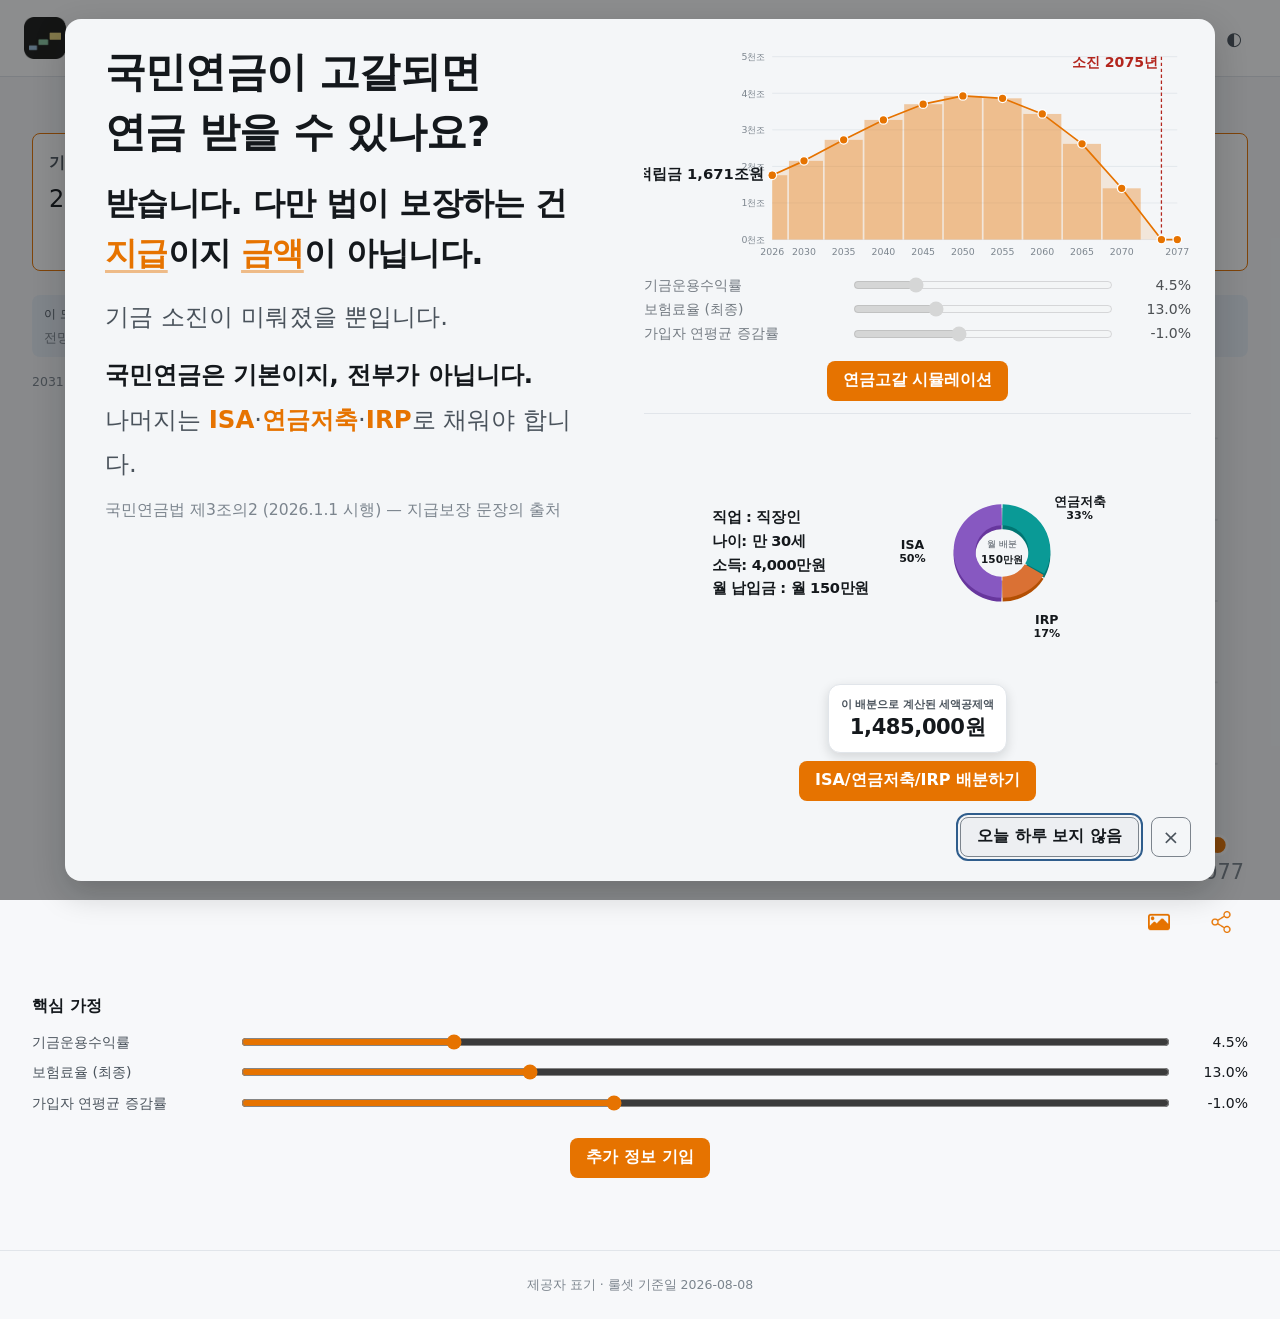
<file: src/web/index.html>
<!doctype html>
<html lang="ko">
<head>
  <meta charset="utf-8" />
  <meta name="viewport" content="width=device-width, initial-scale=1" />
  <title>절세계좌 계산기</title>
  <meta name="description" content="ISA·IRP·연금저축에 월 납입 여력을 어떻게 나눌지 브라우저 안에서 계산합니다. 입력값은 서버로 전송되지 않습니다." />
  <!-- Google Search Console 소유권 확인 (소유자 발급, 2026-08-18). 공개되는 값이라 비밀이 아니다. -->
  <meta name="google-site-verification" content="awEyar43Z5ClZHmGhIsxER21AYQvNLZ_QZ8KQ0EwgG8" />
  <meta name="google-site-verification" content="CJX74aIlkMTio1_vp_p-Z25h4DGVj3xwH2TX-Cv7Ak8" />
  <link rel="stylesheet" href="./styles.css" />
  <!--
    깜빡임(FOUC) 규약 — design-system 5.30절.

    저장된 테마는 **첫 페인트 이전에** 적용되어야 한다. 렌더 후에 JS로 바꾸면
    어두운 화면을 기대한 사용자에게 흰 화면이 한 프레임 번쩍인다. 그래서 동기
    스크립트이고 `<head>`에 있으며, **이 한 가지만 한다** — 키 하나를 읽어 루트에
    표시를 찍을 뿐, 아무것도 쓰지 않는다(D23 제약 2: 사용자가 누르기 전에는
    저장이 일어나지 않는다). 값 셋 중 `system`은 표시를 찍지 않는 상태다.
  -->
  <script>
    try {
      var t = localStorage.getItem('theme');
      if (t === 'light' || t === 'dark') document.documentElement.setAttribute('data-theme', t);
    } catch (e) {
      /* 저장소가 막힌 환경 — 운영체제 설정을 따른다 */
    }
  </script>
</head>
<body>
  <div id="app"></div>
  <script type="module" src="./main.js"></script>
</body>
</html>
</file>
<file: src/web/styles.css>
/* 디자인 토큰 — docs/stage-2-design/design-system.md 를 그대로 옮긴다.
   hex 값은 설계 문서가 "참조값"이라 명시한 임시값이다(브랜드 확정 전).
   **단, data 계열은 임시값이 아니다** — 3.5.4절의 팔레트 검증기 출력이 근거이고
   바꾸려면 같은 검증기를 다시 돌려야 한다(design-system open_questions).

   ────────────────────────────────────────────────────────────────────────────
   선언 순서가 계약이다 (design-system 8.2절). 규칙 넷:

   1) **모든 색은 맨바닥 `:root`에 값을 하나씩 갖는다.** 미디어 쿼리나
      `[data-theme]` 안에만 존재하는 색이 있으면, 두 조건 중 어느 것도 참이 아닌
      실행 환경에서 그 토큰이 비어 글자가 반대쪽 배경에 얹힌다.
      → `styles-tokens.test.mjs`가 기계로 검사한다.
   2) 다크 블록은 **바뀌는 토큰만** 다시 선언한다(간격·반경은 다시 적지 않는다).
   3) `color-scheme`을 함께 바꾼다 — 스크롤바·기본 폼 컨트롤·`::selection`.
   4) 미디어 블록의 선택자는 `:root:where(:not([data-theme="light"]))`다.
      `:not(...)`이 없으면 **명시적 라이트가 OS 다크를 못 이기고**, `:where()`가
      없으면 (0,2,0)끼리 부딪혀 승부가 **선언 순서**에 걸린다.
   ──────────────────────────────────────────────────────────────────────────── */
:root {
  color-scheme: light;

  /* 2026-08-10 재개정 — 소유자 지시로 표면·강조색의 초록을 걷어내고 초록 도입
     직전 값으로 되돌린다. **되돌리는 것은 색조뿐이다** — 같은 회차에 들어갔던
     결함 수정(D23 경계 대비, 카드 그림자, 트랙 대비, 도넛 번호 배지)은 색이
     아니라 위계·대비 문제였으므로 그대로 남긴다. 계좌 색 셋(`--data-pension`
     ·`--data-irp`·`--data-isa`와 각 `-side`)은 소유자가 유지를 지시해 손대지
     않았다. `--brand-band`는 오직 "표면에 초록을 더 놓는다"는 목적으로 신설된
     토큰이라 색조 복귀 대상이고, 값을 되돌리는 것을 넘어 그 쓰임(헤더·구획
     띠·빈 상태 워시)까지 걷어냈다 — 남겨 두면 강조색만 파랑으로 돌아가고
     대역만 초록으로 남는 뒤섞인 상태가 된다. */
  --surface-base: #f7f8fa;
  --surface-raised: #ffffff;
  --surface-sunken: #edeff2;
  /* 2026-08-11 재수정 — 색조 복귀(위 주석)가 `surface-raised`·`surface-overlay`를
     둘 다 `#ffffff`로 되돌렸는데, **되돌리기 전에는 이 둘이 이미 서로 다른
     값이었다**(초록 팔레트에서 raised `#F0FDF4` vs overlay `#F7FEFA`, design-
     system 5.31.2절이 인용한 검증기 출력). 복귀가 "색조만 되돌린다"고 적었지만
     실제로는 두 표면을 같은 흰색으로 뭉갰다 — 관리자가 라이트 모드 스크린샷에서
     `AccountBenefitStrip` 박스의 바닥이 카드와 구분되지 않는다고 잡은 결함이
     이것이다. `surface-sunken`(#EDEFF2)은 대안이 아니다 — 라이트 IRP(#DA7134)가
     이 표면 대비 2.85:1로 3:1 미달이다(design-system 5.31.2절이 이미 기각).
     팔레트 검증기(`validate_palette.js`)가 저장소에 없어(찾아지지 않음) 같은
     WCAG 상대휘도 산식(`styles-tokens.test.mjs`의 `contrast()`와 동일)으로
     직접 재계산했다 — 카드(#FFFFFF) 대비 구분 가능한 옅은 회색조 중 계좌 색
     셋이 전부 3:1을 넘는 가장 짙은 값을 찾았다:
       #F4F6F8 — 연금저축 3.19 · IRP 3.03 · ISA 4.62 · 미배분 5.81 (모두 ≥3)
       카드(#FFFFFF) 대비 1.083(대체로 미묘하지만 0이 아니다 — 아래 1px
       `border-subtle` 테두리와 함께 육안으로 구분된다, 브라우저 실측으로 확인).
     `styles-tokens.test.mjs`의 "[light] 값을 나르는 색은 마크 표면 대비 3:1"
     검사가 이 값을 그대로 대조한다 — 값을 다시 바꾸면 그 검사가 잡는다. */
  --surface-overlay: #f4f6f8;
  --surface-scrim: rgba(16, 18, 20, 0.48);
  --border-subtle: #e1e5ea;
  /* D23 — 입력 필드의 경계는 **뜻을 나르는 경계**다(WCAG 1.4.11, 비텍스트 3:1).
     이 값은 초록이 들어오기 전부터 이미 이 요건을 만족했다 — sunken 대비 3.29
     / raised 대비 3.79. 색조를 되돌려도 표면이 같은 계열로 돌아가므로 그대로
     유지된다. */
  --border-strong: #7c848d;

  --text-primary: #14181c;
  --text-secondary: #4a535c;
  --text-muted: #7c858e;
  --text-on-accent: #ffffff;
  --text-link: #1f5c99;

  --accent: #2f5d8c;
  --accent-hover: #27506f;
  --accent-pressed: #1f4159;
  --accent-subtle: #e8eff7;
  --focus-ring: #2f5d8c;

  --state-error: #b3261e;
  --state-error-subtle: #fdecea;
  --state-warning: #8a5a00;
  --state-warning-subtle: #fff4e0;
  --state-info: #2f5d8c;
  --state-info-subtle: #e8eff7;

  /* 계좌 색 — 검증기가 여섯 검사를 통과시킨 값(3.5.2·3.5.4절). 소유자 지시로
     이번 색감 복귀에서도 hex를 바꾸지 않는다 — "도넛 차트는 색깔을 그대로
     유지". 표면이 되돌아가면서 대비를 다시 쟀고(아래 --data-track·
     --data-excluded 참고), 검증기 재실행 결과는 보고에 남긴다. */
  --data-pension: #0a9a96;
  --data-irp: #da7134;
  --data-isa: #8758c1;
  /* 압출 측면 — **전용 토큰이다.** 초판은 "상단면 명도 −18%"라는 산식만 있었고
     구현이 직접 계산할 수밖에 없었다. 산식(OKLCH L − 0.112)의 결과를 표로 박아
     둔 것이 아래 값이다(design-system 5.20절): **구현은 산식을 다시 돌리지
     않는다.** 그래야 계좌 색이 바뀔 때 측면이 따라 바뀐다. */
  --data-pension-side: #017572;
  --data-irp-side: #b34f03;
  --data-isa-side: #67369d;
  /* 역할 색 — 계좌가 아니다. 무채색 사다리에서 뽑되 표면 대비로 계층을 가른다.
     값을 나르면 3:1 이상 · 뜻을 나르는 경계도 3:1 이상 · 아무것도 나르지 않으면
     2:1 미만. **2:1과 3:1 사이는 비어 있다**(3.5.3절). */
  --data-unallocated: #5a6166;      /* 값을 나른다 — 카드 대비 6.29 */
  --data-unallocated-side: #3c4247;
  /* 초록 표면 위에서 한 번 재실측됐던 값(#7D848A)이었지만, 표면을 되돌리면서
     그 재실측의 전제(초록 페이지 위 2.68 미달)가 사라졌다 — 초록 도입 전
     값(#888F95)으로 되돌린다. 재실행한 검증기가 카드 3.28 / 페이지 3.08 /
     트랙(아래) 대비를 다시 확인한다. */
  --data-excluded: #888f95;         /* 뜻을 나르는 경계 */
  --data-placeholder: #c0c8ce;      /* 아무것도 나르지 않는다 */
  /* `data-track`은 배경이 아니라 **마크 표면**이다(3.5.3.1절, 결함 ①의 수정 —
     색이 아니라 대비 결함이므로 되돌리지 않는다). 초판 값(#E1E5EA)은 IRP
     2.66 / 연금저축 2.81로 3:1 미달이었다. 초록 도입 때의 수정값(#E4FBEC)은
     그 초록 표면에 맞춘 색이라 색조 복귀 대상이지만, 대비 수정 자체는 남겨야
     하므로 **표면을 되돌린 채로 다시 계산한 무채색** 값을 쓴다 — 라이트
     트랙에서 연금저축 3.31 · IRP 3.15 · ISA 4.79 · 미배분 6.03으로 전부
     통과하고, 카드(#FFFFFF) 대비 1.04로 "아무것도 나르지 않는다" 대역(<2)에도
     남는다. */
  --data-track: #fafafa;

  /* 카드 그림자 — 문서가 명세했는데 구현에는 없던 것(design-system 3.6.1절 ④
     · 결함 ③, 카드 대 페이지 대비 1.06 미해결). **그림자가 존재한다는 사실은
     색이 아니라 위계이므로 되돌리지 않는다.** 다만 그 회차의 그림자 색(짙은
     초록 6,40,20)은 초록 표면과 짝지어 고른 값이라 표면을 되돌리면 함께
     되돌린다 — 중립 어두운 값(옛 `--surface-scrim`과 같은 16,18,20)으로. */
  --shadow-1: 0 1px 2px rgba(16, 18, 20, 0.06), 0 4px 12px rgba(16, 18, 20, 0.08);
  --shadow-2: 0 4px 12px rgba(16, 18, 20, 0.14);
  --shadow-3: 0 12px 32px rgba(16, 18, 20, 0.22);
  /* [2026-08-20, 관리자 지시(4차) 3번] 세 카드(예시·입력·결과)의 그림자 —
     기존 `--shadow-1`/`-2`(무채색 회색)와 같은 흐림·번짐(blur/spread) 값을
     그대로 두고 **색만** `--accent-warm`(rgb(230,115,0))로 바꾼다("테두리
     주황에서 바깥으로 점점 연해지는" — 이미 그림자 자체가 그 모양이므로
     색만 바꾸는 것으로 충분하다는 소유자 판단대로). 라이트는 옛 알파값보다
     살짝 올린다(회색보다 채도 있는 색은 낮은 알파에서 잘 안 보인다,
     실측). */
  --shadow-warm-1: 0 1px 2px rgba(230, 115, 0, 0.12), 0 4px 14px rgba(230, 115, 0, 0.18);
  --shadow-warm-2: 0 6px 18px rgba(230, 115, 0, 0.22);

  --space-1: 4px; --space-2: 8px; --space-3: 12px; --space-4: 16px;
  --space-5: 24px; --space-6: 32px; --space-7: 48px; --space-8: 64px;
  --radius-s: 4px; --radius-m: 8px; --radius-l: 12px; --radius-xl: 16px; --radius-full: 999px;

  /* [2026-08-12, D48 신설] 컨테이너를 넓히면(위 `.app-layout`) 산문 텍스트가
     1절의 68자 규칙(한글 약 34~40자)을 넘길 수 있다 — 초판에서는 좁은
     컨테이너(결과 패널 713px대)가 이 규칙을 별도 장치 없이도 지켜 줬는데,
     넓히면(1920px에서 결과 패널 내용 폭 913px) 그 암묵적 보호가 사라진다.
     640px는 시스템 폰트 스택 기준 한글 약 36~38자다. **산문 블록에만 건다**
     — 차트·미터·표·헤드라인 금액·`AccountBenefitStrip`은 제약을 받지 않는다
     (design-system 4.4.1절, D16·D33 같은 폭 규약이 전체 폭을 요구한다). */
  --prose-max-width: 640px;

  /* [2026-08-17, 관리자 지시(3차) 2번] man-icon(검정 선화) 다크 반전 —
     색 토큰은 아니지만 `styles-tokens.test.mjs`가 **모든** `--` 커스텀
     프로퍼티를 대상으로 "미디어 쿼리·[data-theme] 안에만 존재하면 안
     된다"를 기계로 검사하므로, 이 파일 머리말의 3단 구조(맨바닥/미디어
     다크/`data-theme` 오버라이드)를 색과 똑같이 따른다. **왜 선택자
     (`:root[data-theme="dark"] .example-showcase-input-icon`)가 아니라
     커스텀 프로퍼티로 반전을 켜는가** — man-icon은 `ui/example-showcase.js`가
     Shadow DOM 안에 그린다. `:root` 선택자는 셀렉터 매칭이 shadow tree
     경계를 넘지 못해(실측으로 확인 — 셀렉터 방식은 라이트·다크 어디서도
     걸리지 않았다) shadow 안의 `.example-showcase-input-icon`을 못 잡는다.
     반면 **커스텀 프로퍼티 값은 상속으로 shadow 경계를 넘는다**(도넛
     `--data-pension` 등이 이미 같은 방식으로 shadow 안에서 읽힌다) —
     그래서 반전 여부를 선택자가 아니라 이 프로퍼티 값으로 정하고,
     `.example-showcase-input-icon`(styles.css 아래)이 테마와 무관하게
     `filter: var(--man-icon-filter)`로 값만 읽는다. */
  /* [2026-08-20, 관리자 지시 — 다크 모드 아이콘 색반전 결함] **`--man-icon-filter`
     (invert(1))를 지웠다.** 그 반전은 "원본이 검정 선화"였던 시절의 처방이다
     — 아이콘 자산이 컬러 일러스트로 재생성되며 그 전제가 깨졌고, invert를
     그대로 두면 색상환이 통째로 뒤집힌다(셔츠 초록→보라, 피부 톤→파랑 —
     관리자 실측). **대신 `--example-icon-plate-bg`로 다크 배경에서 묻히는
     검은 윤곽선만 따로 구제한다** — 검정(0,0,0) 윤곽선과 다크 카드 배경
     (`--surface-raised` 다크 `#1e2226`)의 WCAG 대비비를 계산하면 약
     1.31:1(휘도 0 vs 0.0156)로, 라이트에서의 대비(흰 배경 위 검정 =
     21:1)와 비교해 실측 없이도 묻힌다는 결론이 나오고, 실제 스크린샷
     (최종 보고)으로 재확인했다. 옅은 원형 판(라이트 `transparent` — 이미
     충분한 대비라 필요 없다, 다크는 `rgba(255,255,255,0.92)`)을 아이콘
     `background`로 깔고 `border-radius: 50%`로 원형을 낸다 — 일러스트
     자체의 색은 전혀 건드리지 않고 그 뒤판만 밝혀 윤곽선이 실루엣 경계에서
     여전히 갈라져 보이게 한다. */
  --example-icon-plate-bg: transparent;
  /* [2026-08-20, 관리자 지시(2차) 5·7번] **화살표·활성 탭 밑줄 색이
     `rgb(0, 255, 153)`(형광 민트, 지난 회차)에서 `rgb(230, 115, 0)`
     (주황)로 다시 바뀐다.** 이번에는 회색 테두리로 감싸는 보완이 없다 —
     소유자가 "이 주황은 충분할 것"이라고 판단했고, 실측(WCAG 상대휘도
     계산)으로 확인했다:
     - **라이트 배경(`--surface-raised` `#ffffff`) 대비 — 약 3.08:1**
       (주황 휘도 ≈0.291, 흰색 휘도 1.0 → (1.05)/(0.341)≈3.08). WCAG 2.1
       비텍스트 컴포넌트·"large text" 최소 기준(3:1)을 **근소하게 넘는다**
       — 지난 회차 민트(≈1.33:1, 기준 미달)와 달리 회색 테두리 없이도
       충분하다.
     - **다크 배경(`#1e2226`) 대비 — 약 5.20:1**(주황 휘도 ≈0.291, 다크
       휘도 ≈0.0156 → (0.291+0.05)/(0.0156+0.05)≈5.20). 3:1을 넉넉히
       넘는다.
     이 값은 화살표(`.example-showcase-scroll-arrow`)·활성 탭 밑줄
     (`.app-tab-active`, 관리자 지시 7번)·히어로 카피의 강조 밑줄
     (`.example-hero-mark`, 관리자 지시 4번)이 함께 쓴다 — 소유자가 이
     주황과 원본 카피의 `#E2711D`가 "사실상 같은 색"이라고 판단해 하나로
     합쳤다. **`--example-arrow-border`(지난 회차의 회색 테두리 보완)는
     지웠다** — 더는 필요하지 않다. */
  --accent-warm: rgb(230, 115, 0);
  /* 히어로 카피의 강조 밑줄 전용 — 원본(`rgba(226, 113, 29, 0.45)`)과 같은
     알파값을 새 색(`--accent-warm`)에 입힌다. 장식(밑줄)이라 텍스트 대비
     규칙이 적용되지 않는다. */
  --accent-warm-underline: rgba(230, 115, 0, 0.45);
  /* [2026-08-23, D82 소유자 지시 1번] 계산기2 팝업의 예시 카드 바탕 —
     `--accent-warm` 테두리와 짝을 이루는 **더 연한** 주황 바탕(흰색에
     `--accent-warm`을 12% 섞은 값). 글자(`--text-primary`)와의 대비는
     15.67:1(라이트)·12.75:1(다크)로 4.5:1을 넉넉히 넘는다(그 위에 얹는
     텍스트는 카드 배경 대비가 아니라 이 값 대비 재야 한다 — 테두리 자체의
     WCAG 1.4.11 대상은 카드 안쪽이 아니라 카드가 놓인 바깥 표면이고, 그
     실측은 이미 있다: `.example-showcase-scroll-arrow` 옆 주석, 라이트
     3.08:1·다크 5.20:1). */
  --accent-warm-subtle: #fceee0;
}

/* 2) 운영체제가 다크이고 사용자가 라이트를 명시하지 않았을 때. */
@media (prefers-color-scheme: dark) {
  :root:where(:not([data-theme="light"])) {
    color-scheme: dark;
    --surface-base: #14171a; --surface-raised: #1e2226; --surface-sunken: #0f1214;
    --surface-overlay: #252a2f; --surface-scrim: rgba(0, 0, 0, 0.62);
    --border-subtle: #2c3238; --border-strong: #727982;
    --text-primary: #f2f4f6; --text-secondary: #b6bec6; --text-muted: #7e878f;
    --text-on-accent: #0f1214; --text-link: #79b8f0;
    --accent: #6aa3db; --accent-hover: #84b4e4; --accent-pressed: #5a90c4; --accent-subtle: #22303d;
    --focus-ring: #8fc0ee;
    --state-error: #f2887f; --state-error-subtle: #3a1e1b;
    --state-warning: #e8b25a; --state-warning-subtle: #33280f;
    --state-info: #6aa3db; --state-info-subtle: #22303d;
    --data-pension: #06a19d; --data-irp: #df7333; --data-isa: #8f5fcc;
    --data-pension-side: #087c78; --data-irp-side: #b75203; --data-isa-side: #6e3da7;
    --data-unallocated: #b1b8bf; --data-unallocated-side: #8e959c;
    --data-excluded: #6a7076; --data-placeholder: #41474c;
    /* 다크 트랙도 마크 표면이다(3.5.3.1절) — 이 값은 초록 도입 전부터 옛
       `--surface-sunken`과 같은 계열이었고, 표면을 되돌린 지금도 연금저축
       5.97 · IRP 6.01 · ISA 4.24 · 미배분 9.49로 3:1을 넉넉히 넘는다. */
    --data-track: #101010;
    /* 그림자는 색조 복귀 대상이 아니었다 — 다크 그림자는 애초에 초록이 아니라
       중립 검정이었다(순수 검정을 피하도록 알파만 낮춘 값). 그대로 둔다. */
    --shadow-1: 0 1px 2px rgba(0, 0, 0, 0.12), 0 4px 12px rgba(0, 0, 0, 0.16);
    --shadow-2: 0 4px 12px rgba(0, 0, 0, 0.28);
    --shadow-3: 0 12px 32px rgba(0, 0, 0, 0.44);
    /* [2026-08-20, 관리자 지시(4차) 3번] 다크는 라이트보다 알파를 낮췄다 —
       어두운 배경 위 채도 있는 색은 같은 알파에서 훨씬 도드라져("글로우"가
       과해 보인다, 실측) 라이트값(0.12/0.18/0.22)을 그대로 쓰면 카드가
       빛나는 것처럼 보였다. */
    --shadow-warm-1: 0 1px 2px rgba(230, 115, 0, 0.08), 0 4px 14px rgba(230, 115, 0, 0.12);
    --shadow-warm-2: 0 6px 18px rgba(230, 115, 0, 0.14);
    /* 위 :root 주석 참고 — 검정 윤곽선용 옅은 원형 판. */
    --example-icon-plate-bg: rgba(255, 255, 255, 0.92);
    /* 위 :root 주석 참고 — 다크에서는 흰색 대신 어두운 표면(#14171a 계열)에
       `--accent-warm`을 18% 섞는다(그대로 옅게 두면 밝아서 다크 카드 위에서
       튀어 보인다, 실측). */
    --accent-warm-subtle: #3a2815;
  }
}

/* 3) 사용자가 `어둡게`를 명시했을 때. 미디어 쿼리 밖이라 OS 설정과 무관하게 이긴다.
      2)와 값이 같다 — 두 곳에 같은 값을 적는 것이 이 계약의 비용이고,
      어긋나지 않는지는 `styles-tokens.test.mjs`가 기계로 대조한다. */
:root[data-theme="dark"] {
  color-scheme: dark;
  --surface-base: #14171a; --surface-raised: #1e2226; --surface-sunken: #0f1214;
  --surface-overlay: #252a2f; --surface-scrim: rgba(0, 0, 0, 0.62);
  --border-subtle: #2c3238; --border-strong: #727982;
  --text-primary: #f2f4f6; --text-secondary: #b6bec6; --text-muted: #7e878f;
  --text-on-accent: #0f1214; --text-link: #79b8f0;
  --accent: #6aa3db; --accent-hover: #84b4e4; --accent-pressed: #5a90c4; --accent-subtle: #22303d;
  --focus-ring: #8fc0ee;
  --state-error: #f2887f; --state-error-subtle: #3a1e1b;
  --state-warning: #e8b25a; --state-warning-subtle: #33280f;
  --state-info: #6aa3db; --state-info-subtle: #22303d;
  --data-pension: #06a19d; --data-irp: #df7333; --data-isa: #8f5fcc;
  --data-pension-side: #087c78; --data-irp-side: #b75203; --data-isa-side: #6e3da7;
  --data-unallocated: #b1b8bf; --data-unallocated-side: #8e959c;
  --data-excluded: #6a7076; --data-placeholder: #41474c;
  --data-track: #101010;
  --shadow-1: 0 1px 2px rgba(0, 0, 0, 0.12), 0 4px 12px rgba(0, 0, 0, 0.16);
  --shadow-2: 0 4px 12px rgba(0, 0, 0, 0.28);
  --shadow-3: 0 12px 32px rgba(0, 0, 0, 0.44);
  --shadow-warm-1: 0 1px 2px rgba(230, 115, 0, 0.08), 0 4px 14px rgba(230, 115, 0, 0.12);
  --shadow-warm-2: 0 6px 18px rgba(230, 115, 0, 0.14);
  --example-icon-plate-bg: rgba(255, 255, 255, 0.92);
  --accent-warm-subtle: #3a2815;
}

/* 4) 인쇄는 **항상 라이트**다(design-system 8.5절). 대부분의 프린터 설정에서
      배경색이 빠지는데, 그러면 다크용 밝은 글자색이 흰 종이에 얹혀 **고지가
      통째로 사라진다.** `data-theme="dark"`(0,2,0)를 이기려면 같은 명시도로
      **더 뒤에** 적어야 한다 — 그래서 이 블록이 파일의 마지막 토큰 블록이다. */
@media print {
  :root, :root[data-theme="dark"], :root[data-theme="light"] {
    color-scheme: light;
    --surface-base: #f7f8fa; --surface-raised: #ffffff; --surface-sunken: #edeff2;
    --surface-overlay: #f4f6f8; --surface-scrim: rgba(16, 18, 20, 0.48);
    --border-subtle: #e1e5ea; --border-strong: #7c848d;
    --text-primary: #14181c; --text-secondary: #4a535c; --text-muted: #7c858e;
    --text-on-accent: #ffffff; --text-link: #1f5c99;
    --accent: #2f5d8c; --accent-hover: #27506f; --accent-pressed: #1f4159; --accent-subtle: #e8eff7;
    --focus-ring: #2f5d8c;
    --state-error: #b3261e; --state-error-subtle: #fdecea;
    --state-warning: #8a5a00; --state-warning-subtle: #fff4e0;
    --state-info: #2f5d8c; --state-info-subtle: #e8eff7;
    --data-pension: #0a9a96; --data-irp: #da7134; --data-isa: #8758c1;
    --data-pension-side: #017572; --data-irp-side: #b34f03; --data-isa-side: #67369d;
    --data-unallocated: #5a6166; --data-unallocated-side: #3c4247;
    --data-excluded: #888f95; --data-placeholder: #c0c8ce; --data-track: #fafafa;
    --shadow-1: 0 1px 2px rgba(16, 18, 20, 0.06), 0 4px 12px rgba(16, 18, 20, 0.08);
    --shadow-2: 0 4px 12px rgba(16, 18, 20, 0.14);
    --shadow-3: 0 12px 32px rgba(16, 18, 20, 0.22);
    /* 이 자리(화살표·탭 밑줄·히어로 카피·카드 그림자)는 인쇄물에 나오지
       않지만(예시·탭 바·화살표 전부 `@media print`에서 숨고, 인쇄용
       `.result-panel-inner`는 그림자 자체를 지운다, 아래) 리터럴 색 토큰은
       테마·매체와 무관하게 항상 같은 값이라 여기도 같은 값을 적는다
       (`styles-tokens.test.mjs` 8.5절 규칙). */
    --accent-warm: rgb(230, 115, 0);
    --accent-warm-underline: rgba(230, 115, 0, 0.45);
    --accent-warm-subtle: #fceee0;
    --shadow-warm-1: 0 1px 2px rgba(230, 115, 0, 0.12), 0 4px 14px rgba(230, 115, 0, 0.18);
    --shadow-warm-2: 0 6px 18px rgba(230, 115, 0, 0.22);
  }
}

* { box-sizing: border-box; }
html { font-size: 16px; }
body {
  margin: 0;
  background: var(--surface-base);
  color: var(--text-primary);
  font-family: system-ui, -apple-system, "Segoe UI", "Apple SD Gothic Neo", "Noto Sans KR", "Malgun Gothic", sans-serif;
  line-height: 1.6;
}
button, input { font-family: inherit; font-size: inherit; color: inherit; }
:focus-visible { outline: 2px solid var(--focus-ring); outline-offset: 2px; }
.type-display { font-size: 40px; line-height: 1.1; font-weight: 700; letter-spacing: -0.02em; }
.type-title-m { font-size: 20px; line-height: 1.35; font-weight: 600; margin: 0; }
.type-title-s { font-size: 17px; line-height: 1.4; font-weight: 600; margin: 0; }
.type-body-strong { font-weight: 600; }
.type-body-s { font-size: 14px; line-height: 1.55; }
.type-caption { font-size: 12.5px; line-height: 1.5; color: var(--text-secondary); }
.type-num { font-variant-numeric: tabular-nums; font-weight: 600; }

/* ---- 레이아웃 ---- */
/* [2026-08-12, D48] 1360 → 1680px. 소유자가 "전체 페이지에서 차지하는 비중이
   커져야 한다"고 했고, 실측(design-system 4.4.1절)이 컨테이너 최대폭만이
   그 비중을 움직이는 레버임을 확인했다 — 글자 크기·여백은 세 뷰포트(1280·
   1440·1920px)에서 전부 무변화였다. 1920px에서 70.8% → 87.5%. 타이포·간격은
   손대지 않는다(3.5절 대비표 회귀 위험, 그리고 "크게 하라"가 매번 위계
   문제였던 이번 세션의 전례). */
.app-layout { max-width: 1680px; margin: 0 auto; }
/* 헤더 고정(sticky) — **세 번째로 방향이 바뀐 자리다.** D33(게이트 6)이 처음
   sticky로 세웠고, 관리자 지시(2026-08-14) 3번이 소유자 지시로 풀었고,
   [2026-08-17, 관리자 지시(2차) 1번, D72]로 소유자가 다시 고정하라고 지시해
   되돌린다 — **나중 지시가 이긴다.** `browser/single-scroll-layout.browser.mjs`의
   "헤더가 고정되지 않는다" 검사는 지우지 않고 다시 뒤집었다(이력을 그 파일
   주석에 남겼다) — 같은 검사가 두 번 방향을 바꾼 것이므로 다음 사람이
   어리둥절하지 않게 하려는 것이다.

   **`z-index: 25`** — 테마 드롭다운(20, 헤더 자식이라 같은 스택 안에서 이미
   위에 뜬다)보다는 낮아도 되지만, 결과 패널의 카드·배지 같은 일반 콘텐츠
   (z-index 없음, auto=0)보다는 위에 있어야 스크롤할 때 콘텐츠가 헤더 위로
   비쳐 보이지 않는다. 모달 오버레이(100)보다는 한참 아래다.

   **배경이 불투명해야 한다** — sticky 헤더 아래로 콘텐츠가 스크롤되어 지나갈
   때 배경이 비치면 글자가 겹쳐 읽힌다. `surface-raised`는 이미 불투명하다. */
.app-header {
  position: sticky; top: 0; z-index: 25;
  display: flex; align-items: center; justify-content: space-between;
  padding: var(--space-4) var(--space-5);
  background: var(--surface-raised);
  border-bottom: 1px solid var(--border-subtle);
}
/* 브랜드(로고+탭) 묶음 — [2026-08-17, 관리자 지시(2차) 1·2번] 옛
   `.app-header-titles`(가명칭 텍스트 + 과세연도)를 대체한다. 로고가 왼쪽,
   탭 행이 그 옆(참조: snowball72.com/pension-calculator 방식). */
/* [2026-08-18, 관리자 지시(5차) 3번] 로고와 탭 사이 간격 +10px — 옛
   `var(--space-4)`(16px)에 리터럴 10px을 더한다(`calc()`로 관계를 남긴다).
   숨은 로고(라이트/다크 중 `display: none`인 쪽)는 flex 레이아웃에서 아예
   빠지므로 이 gap이 두 로고 사이가 아니라 실제로 "보이는 로고"와 탭 사이의
   간격이 된다. */
.app-header-brand { flex: 1; min-width: 0; display: flex; align-items: center; gap: calc(var(--space-4) + 10px); }
/* 로고 — [2026-08-17, 관리자 지시(3차) 1번] **라이트/다크 두 원본을 함께
   심고 CSS로 표시를 가른다.** 옛(D72) 처리는 원본이 하나(라이트만, 짙은
   무채색 워드마크)뿐이라 다크 헤더에서 로고가 묻혔고(실측 대비 1.1:1
   안팎), 그 대가로 로고 뒤에만 흰 알약 배경(`.app-logo-plate`, `--logo-
   plate`)을 씌워 눈속임했다. **이번에 다크 전용 원본이 새로 생겼다** —
   그 원본 자체가 다크 배경에서 읽히도록 그려졌으므로 알약 배경의 존재
   이유가 사라졌다. `.app-logo-plate`·`--logo-plate`는 지웠다(관련 기록은
   `docs/org/gate-decisions.md` D72, 이 결정 자체는 되돌리지 않고 다음
   문단에 새로 남긴다).

   원본은 둘 다 1272×528(가로형) — 높이를 헤더 눈금(바 안쪽 높이)에 맞추고
   `width: auto`로 비율을 지킨다(래스터 확대가 아니라 원본 그대로를 줄이기만
   하므로 흐려지지 않는다). **+30%** — 관리자 지시로 표시 높이를 1.3배 한다
   (`calc(32px * 1.3)`로 관계를 그대로 남긴다 — 리터럴 41.6px을 손으로 다시
   적지 않는다).

   **테마별 표시는 3단 구조**(이 파일 머리말 "선언 순서가 계약이다"와 같은
   틀 — 맨바닥 라이트 / 미디어쿼리 다크 / `data-theme` 오버라이드)를 그대로
   따른다. `data-theme` 스탬프 경로와 `prefers-color-scheme` 경로 둘 다
   여기서 갈린다. */
.app-logo { display: block; height: calc(32px * 1.3); width: auto; }
.app-logo-dark { display: none; }
@media (prefers-color-scheme: dark) {
  :root:where(:not([data-theme="light"])) .app-logo-light { display: none; }
  :root:where(:not([data-theme="light"])) .app-logo-dark { display: block; }
}
:root[data-theme="dark"] .app-logo-light { display: none; }
:root[data-theme="dark"] .app-logo-dark { display: block; }
/* 탭 행 — 지금은 하나뿐이다(`ui/app.js`의 `HEADER_TABS`). **탭이 늘어도 이
   구조 그대로 항목만 늘어난다** — `display: flex`가 자동으로 나란히 놓는다. */
.app-tabs { display: flex; align-items: center; gap: var(--space-4); }
/* 활성 탭 — 밑줄 + 강조색(design-system이 이미 쓰는 `accent`). 버튼 기본
   테두리·배경을 지우고 텍스트만 남긴다 — 탭 바는 버튼처럼 눌리는 느낌보다
   "지금 있는 자리"를 보여주는 내비게이션에 가깝다. */
/* [2026-08-18, 관리자 지시(5차) 3번] 탭 글자 +20% — 옛 15px에
   `calc(15px * 1.2)`(18px)로 관계를 남긴다(리터럴 18px을 손으로 다시 적지
   않는다, 로고 +30%와 같은 관례). */
.app-tab {
  border: none; background: transparent; cursor: pointer;
  font-size: calc(15px * 1.2); font-weight: 600; line-height: 1.4; color: var(--text-secondary);
  padding: var(--space-2) 0; border-bottom: 2px solid transparent;
  white-space: nowrap;
}
/* [2026-08-20, 관리자 지시(2차) 7번] 밑줄 색이 공용 `--accent`(파랑, 링크·
   포커스 링 등 다른 곳에서 여전히 쓰인다)에서 `--accent-warm`(주황,
   화살표·히어로 카피 강조와 같은 색)으로 바뀐다 — `--accent` 자체는
   건드리지 않는다(이 규칙 하나만 바꾼다, 다른 `--accent` 사용처는 무관). */
.app-tab-active { color: var(--text-primary); border-bottom-color: var(--accent-warm); }
.app-tab:not(.app-tab-active):hover { color: var(--text-primary); }

/* 오른쪽 묶음 — 과세연도 표기 + `ThemeControl`. 옛 `.app-header-titles`가
   가명칭과 과세연도를 한 묶음으로 묶던 이유(모바일에서 밀리지 않게, 아래
   미디어쿼리)를 그대로 잇는다 — 지금은 짝이 과세연도+테마로 바뀌었을 뿐이다. */
.app-header-meta { flex: 0 0 auto; display: flex; align-items: center; gap: var(--space-3); }
.app-tax-year { font-size: 12.5px; color: var(--text-secondary); white-space: nowrap; }

/* ThemeControl (design-system 5.30절 · screens.md 2.1절)

   **열리기 전까지 헤더 폭을 44px만 쓴다** — 모바일에서도 가명칭·과세연도 표기를
   밀어내지 않아야 한다. 그래서 트리거는 아이콘 하나이고, 세 항목(`자동`·`밝게`·
   `어둡게`)은 눌렀을 때 아래로 열리는 목록이 갖는다. **2택 토글이 아니다** —
   토글은 `자동`을 표현할 수 없어 한 번 누르면 운영체제 설정으로 못 돌아간다. */
.theme-control { position: relative; flex: 0 0 auto; }
.theme-control-trigger {
  width: 44px; height: 44px; display: flex; align-items: center; justify-content: center;
  border: 1px solid transparent; border-radius: var(--radius-m);
  background: transparent; color: var(--text-secondary); cursor: pointer; font-size: 18px;
}
.theme-control-trigger:hover { background: var(--surface-sunken); }
.theme-menu {
  position: absolute; right: 0; top: 48px; z-index: 20; min-width: 160px;
  display: flex; flex-direction: column; gap: var(--space-1);
  padding: var(--space-2); border: 1px solid var(--border-subtle); border-radius: var(--radius-m);
  /* 드롭다운 — `shadow-2`(design-system 4.3절: "스티키 패널·드롭다운"). */
  background: var(--surface-overlay); box-shadow: var(--shadow-2);
}
/* 항목 상태는 `RadioGroup`(5.2절) 규약을 그대로 쓴다. **아이콘 단독으로 뜻을
   나르지 않는다** — 열린 목록에는 항상 텍스트 라벨이 있다(9절). */
.theme-menu-item {
  display: flex; align-items: center; gap: var(--space-2); min-height: 44px;
  padding: 0 var(--space-3); text-align: left; cursor: pointer; font-size: 14px;
  border: 1px solid transparent; border-radius: var(--radius-m);
  background: transparent; color: var(--text-secondary);
}
.theme-menu-item:hover { background: var(--surface-sunken); }
.theme-menu-item-selected { background: var(--accent-subtle); border-color: var(--accent); color: var(--text-primary); font-weight: 600; }
.theme-menu-dot { width: 1.2em; }
/* 헤더는 인쇄물에 실을 것이 아니다 — 종이에서는 결과와 고지만 남는다. */
@media print { .theme-control { display: none; } }
/* 모바일 좌우 여백은 설계 격자대로 16px다(design-system 4.4절). **[2026-08-17,
   관리자 지시(2차) 1·2번] 두 묶음(브랜드+탭 / 과세연도+테마)을 세로로
   쌓는다** — 옛 구조(가명칭 텍스트를 세로로 접던 것)와 같은 목적이다: 좁은
   폭에서 `ThemeControl` 44px 자리를 억지로 밀어내지 않으면서도 로고·탭·
   과세연도가 전부 잘리지 않게 한다. 두 줄 각각은 자기 안에서 좌·우로 벌어져
   (`justify-content: space-between`), 로고는 왼쪽, 과세연도는 왼쪽/테마는
   오른쪽에 남는다. **접혀도 잘리거나 가로 스크롤이 생기지는 않는다**
   (`browser/theme.browser.mjs`가 320px와 360px에서 잰다). */
@media (max-width: 767px) {
  .app-header { padding: var(--space-3) var(--space-4); flex-direction: column; align-items: stretch; gap: var(--space-2); }
  .app-header-brand, .app-header-meta { justify-content: space-between; }
  /* [2026-08-19, D77] 탭이 둘로 늘면서 로고+탭이 한 줄에 다 들어가지
     않는 폭(320~414px 실측)이 생겼다 — `flex-wrap`으로 탭 줄을 로고 아래
     둘째 줄로 내린다(가로 스크롤 대신). 탭 라벨 자신은 여전히 한 줄이다
     (`.app-tab`의 `white-space: nowrap`이 그대로 유지된다) — 바뀌는 것은
     탭 **행**의 위치뿐이다. */
  .app-header-brand { flex-wrap: wrap; row-gap: var(--space-2); }
  .app-tabs { width: 100%; gap: var(--space-1); }
  /* [2026-08-20, D79] 탭이 셋으로 늘면서(「절세계좌 계산기2」) 옛 18px·16px
     간격 조합이 375px에서 다시 넘쳤다(실측 403px > 343px 가용폭). 라벨은
     여전히 한 줄이다(`white-space: nowrap`, 안 바꾼다) — 글자·간격만 줄여
     320px(최소 지원 폭 실측 기준, `theme.browser.mjs`)에서도 세 탭이 한
     줄에 들어가게 한다. */
  .app-tab { font-size: 13px; }
}
/* [2026-08-17, 관리자 지시(2차) 1번] **고정 바가 스크롤 목적지 위쪽을 가리는
   고전 결함.** 헤더가 다시 sticky가 되면서, 화살표(예시 구역)를 눌러
   `.app-main`을 뷰포트 위로 스크롤하면(`scrollIntoView({ block: 'start' })`,
   `ui/example-showcase.js`) 목적지의 맨 위가 정확히 `top: 0`으로 맞춰지고
   그 자리가 바로 sticky 헤더 아래에 깔린다 — 스크롤은 끝났는데 첫 줄(입력
   패널 제목)이 헤더에 가려 안 보이는 결함이다. `scroll-margin-top`은 최신
   브라우저에서 `scrollIntoView`·앵커 이동 양쪽에 자동으로 반영된다(스펙:
   CSS Scroll Snap의 스크롤 패딩과 짝을 이루는 대상측 여백) — 헤더 실측
   높이(`--layout-header-height`, `ui/app.js`가 `ResizeObserver`로 채운다)
   만큼 목적지를 미리 밀어 두면, 스크롤이 끝난 자리가 정확히 헤더 바로
   아래가 된다. */
.app-main {
  display: flex; flex-direction: column; gap: var(--space-6);
  padding: var(--space-5);
  scroll-margin-top: var(--layout-header-height);
}
.app-footer {
  padding: var(--space-5); text-align: center; font-size: 12.5px; color: var(--text-muted);
  border-top: 1px solid var(--border-subtle);
}

/* ---- ExampleShowcase — 관리자 지시(2026-08-14) 4번, D70(2026-08-16)으로 --
   ---- 좌우 2열 배치로 재작업 -----------------------------------------------

   헤더와 입력/결과 사이의 간략한 예시(도넛 + 절세액). 내용은
   `ui/example-showcase.js`가 Shadow DOM 안에 그린다 — 이 파일 전체가 그
   shadow root 안으로도 복제되므로, 아래 규칙은 빛 DOM(호스트 위치·인쇄
   숨김)과 그림자 DOM(카드 내부 모양) 양쪽에서 함께 쓰인다.

   `.example-showcase-slot`은 shadow host(빛 DOM) — 다른 섹션과 가로 여백을
   맞춘다(`.app-header`·`.app-main`과 같은 값). */
.example-showcase-slot, .reverse-example-showcase-slot { padding: var(--space-5) var(--space-5) 0; }
@media (max-width: 767px) { .example-showcase-slot, .reverse-example-showcase-slot { padding: var(--space-4) var(--space-4) 0; } }
/* [2026-08-17, 소유자 지시 5번] 위쪽 여백만 줄인다(좌우는 `.app-main`과 맞춘
   폭 정렬이라 손대지 않는다) — 화살표가 1440×900 첫 화면 안에 들어오게 하는
   전체 축소분의 일부다(`.example-showcase` 자체 패딩·행간격과 함께 아래에서
   더 줄인다). */
@media (min-width: 1024px) { .example-showcase-slot, .reverse-example-showcase-slot { padding: var(--space-4) var(--space-6) 0; } }
/* 인쇄물에는 결과와 고지만 남는다(위 `.app-header` 규칙과 같은 원칙,
   `@media print` 블록 참고) — 예시는 이 사용자의 결과가 아니므로 종이에도
   실리지 않는다. */

/* 아래부터는 shadow root 안(카드 내부)에서 쓰이는 규칙.

   [2026-08-16, 관리자 지시 — 세 번째 정정] **점선 테두리 + `surface-sunken`
   배경을 버리고, 아래 입력·결과 칸과 같은 카드 표면으로 바꾼다.** 소유자가
   "예시 영역이 다른 칸들이랑 구분이 가게, 입력이나 결과칸처럼 구분해달라"고
   명시로 요청했다 — 형태 구분의 방향 자체가 "이건 남의 값(점선+가라앉은
   배경)"에서 "이것도 이 화면의 카드 중 하나(흰 표면+테두리+그림자)"로
   뒤집혔다. **"이건 실제 결과가 아니다"의 몫은 이제 점선이 지지 않는다** —
   첫 줄이 이미 "예시)"로 시작하고 그 뒤에 고정 입력값을 그대로 적어
   보여주므로(`exampleInputsLineText`), 문구가 이미 그 구분을 지고 있다(관리자
   판정 — 3번 지시 근거). 아래 `.input-panel`(576행)의 값을 **그대로**
   재사용한다 — `background: var(--surface-raised)` · `border: 1px solid
   var(--border-subtle)` · `border-radius: var(--radius-l)` · `box-shadow:
   var(--shadow-1)`. 새 카드 스타일을 만들지 않는다(관리자 지시).

   **좌우 폭 규칙은 손대지 않는다.** `.example-showcase-slot`(위 330행)의
   좌우 패딩은 이미 `.app-main`과 정확히 같은 값(`--space-5`/`--space-6`)이라,
   이 카드의 좌우 경계는 이미 입력 칸(`.input-slot`)·결과 칸(`.result-slot`)이
   합쳐 차지하는 폭과 정확히 같다.

   [2026-08-16, D70] **좌우 2열로 다시 짰다 — 세 번째 배치 변경.** 소유자가
   (1) 문구 두 줄을 왼쪽·세로 가운데 정렬, (2) 도넛을 오른쪽·+20%, (3) 캡션과
   구성 두 줄 삭제, (4) 절세액 라벨·범례를 굵고 더 크게, (5) 화살표를
   3배(약 192px)로 다시 지시했다. **CSS Grid `grid-template-areas`로 "문구
   영역(text)·시각 영역(visual)"을 나란히, "절세액(amount)"을 그 아래 전폭,
   "화살표(arrow)"를 맨 아래 전폭에 놓는다** — 열의 시각 순서는 grid 영역
   이름이 정하고, DOM 순서(`ui/example-showcase.js`의 `exampleShowcaseSection`)
   는 "문구 → 절세액 → 시각(도넛/범례) → 화살표"를 그대로 유지한다(키보드
   tab·스크린리더 낭독 순서는 DOM 순서를 따르므로, 시각 배치와 무관하게
   "물음 → 답 → 근거 → 다음 행동"이라는 논리 순서가 유지된다).

   **모바일(<768px)은 `grid-template-areas`를 다시 정의해 "문구→절세액→
   시각→화살표" 순서로 한 줄씩 쌓는다** — DOM 순서와 정확히 같으므로 시각
   순서와 낭독 순서가 다시 일치한다(아래 모바일 미디어쿼리). 이 순서를 고른
   근거 — 문구가 먼저 물음을 던지고, 절세액이 그 물음의 답(이 계산기가 하는
   일의 핵심)을 바로 뒤이어 보이며, 도넛/범례가 그 답의 근거(계좌별 배분)를
   설명하고, 화살표가 마지막으로 "그럼 내 값을 넣어 보자"로 이끈다 — D69가
   세운 세로 순서(문구→절세액→도넛→범례→화살표)와 같은 논리라 연속성도
   있다.

   **정렬 실측은 반드시 배포 산출물(`dist/index.html`)로 한다.** 개발 서버
   (`<link rel="stylesheet">`)와 번들(인라인 `<style>`)은 같은 이 파일에서
   나오므로 CSS 값 자체는 같지만, 실측 검사가 열도록 지정한 문서가 둘 중
   무엇인지에 따라 딴 결과를 낼 수 있었던 사례가 이미 있었다(`example-
   showcase.browser.mjs`의 기본 `openApp()`은 개발 서버를 연다) — 그래서
   `artifact-build.browser.mjs`에 번들 전용 정렬 검사를 별도로 둔다. */
/* [2026-08-17, 소유자 지시 5번] **전체 20% 축소 — 목표는 화살표가 1440×900
   첫 화면 안에 스크롤 없이 들어오는 것이다.** 실측(`example-showcase.
   browser.mjs` "1440×900에서 화살표 전체가 보인다") 기준으로 예산을 맞췄다 —
   단순히 모든 값에 ×0.8을 곱한 것이 아니라(그것만으로는 부족했다 — 아래
   각주 참고), 세로 예산을 가장 많이 먹는 항목(도넛·범례·절세액 카드·화살표
   자체)을 더 크게 줄이고, 가로 폭에만 영향을 주는 값(칸 사이 column-gap 등)은
   그대로 뒀다. **행간(3번 지시)과 축소(5번 지시)가 서로 당긴다** — 글자
   크기는 줄이되 줄간격 배수(line-height)는 오히려 조금 올려서(아래
   `.example-showcase-input-line`), 절대 줄 높이는 옛값보다 작으면서도 글자
   사이는 더 넉넉해 보이게 했다. */
/* [2026-08-18, 관리자 지시(5차) 1번] **열 비율 2:1 — 물음이 1440px에서 한
   줄이 되도록.** 옛 1:1(각 트랙 ≈632.5px, 1440px 기준)에서는 물음 글자
   (28px)의 실제 한 줄 폭(≈715px)이 텍스트 칸(margin-left 8ch를 뺀 나머지
   ≈561px)보다 커서 반드시 두 줄로 꺾였다. 시각 칸(도넛+범례)의 실제
   필요 폭은 도넛(고정 300px)이 상한이라 632.5px씩 똑같이 나눌 이유가
   없었다 — 텍스트 칸에 더 주고 시각 칸에서 빼도 도넛·범례는 전혀 좁아지지
   않는다(1440px 실측: 새 시각 트랙 ≈421px > 도넛 300px). 2:1 트랙(≈771.5px
   대 ≈421px)에서 텍스트 칸 실사용 폭(마진 뺀 뒤 ≈700px)이 물음 한 줄
   (≈715px)보다 여전히 살짝 모자라 보일 수 있으나, 물음 왼쪽 시작 위치
   (`margin-left: 8ch`)는 그대로 두고 칸 자체가 넓어졌으므로 실측(아래)이
   실제 통과 여부를 가른다 — 렌더가 정한다는 지시를 그대로 따른다. 폭이
   부족하면 칸 비율을 더 벌리기보다(시각 칸이 계속 줄면 결국 도넛 하한에
   닿는다) 물음 글자 크기를 아주 소폭 낮추는 쪽을 함께 검토한다(지시가
   허용한 두 번째 수단). 텍스트 칸이 물음보다 넓어지며 남는 폭은 물음과
   시각 칸 사이의 "빈 가운데"가 된다 — 지시 원문이 예상한 결과 그대로다. */
/* [2026-08-20, 관리자 지시(3차) 2번] **대표 색(흰색+주황) — 세 카드
   (예시·입력·결과) 테두리를 `--accent-warm`으로.** 이 규칙은 첫 탭·역산기
   탭 둘 다 적용된다 — `reverse-example-showcase.js`가 이 클래스를 그대로
   재사용하기 때문이다(대표 색은 서비스 전체라는 관리자 지시대로, 별도
   분기 없이 자동으로 두 탭에 퍼진다).
   **다크 모드 대비 실측** — `--accent-warm`(rgb(230,115,0)) 대 다크
   카드 배경(`--surface-raised` 다크 `#1e2226`)의 WCAG 대비비는 이미
   ≈5.20:1(`--accent-warm` 선언 옆 주석, 화살표 색과 같은 계산)로 3:1을
   넉넉히 넘는다 — 별도 다크 전용 톤이 필요 없다(라이트도 ≈3.08:1로
   충분). 그래서 `--accent-warm` 하나를 두 테마 모두에서 그대로 쓴다.
   [2026-08-20, 관리자 지시(4차) 3번] **그림자를 주황 그라데이션으로.**
   흐림·번짐(blur/spread) 값은 그대로 두고 색만 `--shadow-1`(무채색)에서
   `--shadow-warm-1`(주황, `:root` 선언 옆 주석)로 바꾼다 — "테두리 주황에서
   바깥으로 점점 연해지는 그림자"라는 지시를 그림자 색 하나만 바꿔 만족한다. */
.example-showcase {
  position: relative;
  display: grid;
  grid-template-columns: minmax(0, 2fr) minmax(0, 1fr);
  grid-template-areas: "text visual" "amount amount" "arrow arrow";
  align-items: stretch; /* 행 높이가 그 행에서 가장 큰 칸(대개 visual, 도넛+범례)에 맞춰지고, 텍스트 칸은 그 높이를 그대로 받는다 — 안의 flex justify-content:center가 세로 가운데를 만든다 */
  column-gap: var(--space-7);
  row-gap: var(--space-4);
  padding: var(--space-4) var(--space-5);
  background: var(--surface-raised);
  border: 1px solid var(--accent-warm);
  border-radius: var(--radius-l);
  box-shadow: var(--shadow-warm-1);
}

/* [2026-08-20, 관리자 지시 — 첫 탭 예시 블록 개편] **첫 탭 전용 수정자.**
   위 `.example-showcase` 기본 카드 표면(배경·테두리·그림자·패딩)은 두 탭
   모두 그대로 쓰지만, 그 grid(`grid-template-areas: "text visual" ...`)는
   역산기 탭(`reverse-example-showcase.js`)이 옛 구조 그대로 쓰고 있어 손대지
   않는다. 첫 탭은 이제 인물 두 행을 세로로 쌓는 구조라 grid 자체가 안 맞아,
   `.example-showcase-multi-persona`가 붙은 섹션에서만 `display: flex`로
   바꿔 grid 선언을 무력화한다(선언 자체는 남아 있지만 flex 컨테이너에는
   적용되지 않는다 — 해가 없다. `.reverse-example-showcase-slot`이 없는
   섹션에는 이 클래스가 안 붙으므로 역산기 예시는 여전히 grid 그대로다). */
.example-showcase.example-showcase-multi-persona {
  display: flex;
  flex-direction: column;
  align-items: stretch;
  gap: var(--space-4);
  min-width: 0;
}
/* 물음 — 공용 `.example-showcase-question` 문구 스타일(폰트 크기 28px 등,
   아래 공용 규칙)은 그대로 물려받는다. 위치 수정자만 이 자리 전용이다 —
   예시칸 왼쪽 상단(관리자 지시 1번). flex 세로 컨테이너의 첫 자식이라 이미
   위쪽이고, `text-align: left`는 기본값이지만 역산기 탭의
   `.example-showcase-text-col`이 데스크톱에서 쓰는 `margin-left: 8ch`와
   헷갈리지 않도록 0으로 명시한다. */
.example-showcase-question-top { margin: 0 0 var(--space-2); text-align: left; }

/* [2026-08-20, 관리자 지시(2차) 2번] **고정 그리드 열로 다시 짰다.** 옛
   flex(`flex: 0 1 auto`인 정보 열이 내용만큼만 차지)는 1행·2행의 기본 정보
   문구 길이가 달라(예: "소득: 4,000만원" vs "소득 : 8,000만원 (사업소득)")
   행마다 도넛 열·절세액 열의 시작 x좌표가 어긋났다 — 실측으로 확인된
   결함(소유자 지시). `grid-template-columns`를 **리터럴 값**으로 고정하면
   (컨텐츠 폭과 무관하게 항상 같은 세 트랙) 두 행이 같은 x좌표에서
   시작한다. 열 사이 간격도 옛값(`space-5`, 24px)의 **정확히 두 배**
   (`space-7`, 48px)로 넓힌다(소유자 지시 원문).
   **[2026-08-20, 관리자 지시(4차) 1번 — 정정, 관리자 지시(3차) 5번 전체를
   되돌린다] 소유자가 직전 회차를 정정했다 — "1.5배는 도넛 위 글자만이
   의도였다."** 정보 줄·이름 캡션·세액공제 카드 글자·그리드 열 폭은 전부
   이 정정 이전 값(330/190/200)으로 되돌린다 — 도넛 조각·중앙 라벨
   폰트만 1.5배로 남긴다(아래 두 항목 참고).
   **[2026-08-20, D79 판정 4] 예시 2케이스 부분 전체 −10%, 글자는 추가
   −10%(합계 ×0.81) — 히어로 카피는 건드리지 않는다.** 이 규칙의 그리드
   열(상자 치수)은 ×0.9(330/190/200 → 297/171/180), 아래 글자 규칙은
   전부 ×0.81(도넛 조각 라벨은 이번 회차로 이름+비율 기본 모드로
   되돌아가 이 배수 대상이 아니다 — `charts.js` D79 판정 4 주석 참고).
   열 사이 간격도 같은 ×0.9(48px→43.2px, 토큰 대신 리터럴 값을 쓴다 —
   이 규칙은 애초에 이 블록 전용 수치이지 전역 간격 눈금이 아니다). */
.example-persona-row {
  display: grid;
  grid-template-columns: 297px 171px 180px;
  column-gap: 43.2px;
  align-items: center;
  min-width: 0;
}
.example-persona-info { display: flex; align-items: flex-start; gap: var(--space-3); min-width: 0; }
.example-persona-icon-col { display: flex; flex-direction: column; align-items: center; gap: var(--space-1); flex: 0 0 auto; }
/* 아이콘 열 전체(아이콘+이름표)가 네 줄 전체 높이와 같아야 두 열을 나란히
   놓아도 위쪽이 맞는다 — 옛 `.example-showcase-input-icon`(세 줄 기준)과
   같은 계산 방식이되 이제 네 줄이라 상수가 다르다. 네 줄 몫
   (18px × 1.35 × 4 + 줄 사이 gap 세 개 4px×3=12 = 109.2px)에서 이름표 몫
   (12.5px × 1.4 + 열 안 gap 4px = 21.5px)을 뺀 값이 아이콘 자신의 높이다.
   [2026-08-20, 관리자 지시(4차) 1번] 관리자 지시(3차) 5번의 1.5배 calc를
   되돌린다 — 아이콘 자신은 확대 대상이 아니었다.
   [2026-08-20, D79 판정 4] 글자 배수(×0.81)를 그대로 물려받는다 — 이
   높이 자체가 글자 두 줄(정보 줄·이름표)의 실제 렌더 크기에서 나온
   식이므로, 그 식 안의 두 상수(18px·12.5px)를 글자와 같은 ×0.81로
   바꾼다(14.58px·10.125px) — 상자를 별도로 ×0.9 하지 않는다, 이 상자
   자체가 "글자"다. */
.example-persona-icon {
  height: calc(14.58px * 1.35 * 4 + var(--space-1) * 3 - var(--space-1) - 10.125px * 1.4);
  width: auto; display: block; flex: 0 0 auto;
  /* [2026-08-20, 관리자 지시 — 다크 모드 색반전 결함] 컬러 일러스트라
     `filter: invert(...)`를 걸지 않는다(위 `:root`의 `--example-icon-plate-bg`
     주석 참고) — man-icon·female-icon 둘 다 같은 문제·같은 처방을 공유한다.
     다크 배경에서 검정 윤곽선만 옅은 원형 판으로 구제한다. */
  background: var(--example-icon-plate-bg);
  border-radius: var(--radius-full);
}
/* [2026-08-20, 관리자 지시(4차) 1번] 12.5px로 되돌린다.
   [2026-08-20, D79 판정 4] 글자 추가 −10%(×0.81) — 10.125px. */
.example-persona-name {
  margin: 0; font-size: 10.125px; line-height: 1.4; font-weight: 600;
  color: var(--text-secondary); text-align: center; white-space: nowrap;
}
.example-persona-lines { display: flex; flex-direction: column; justify-content: center; gap: var(--space-1); }
/* [2026-08-20, 관리자 지시(4차) 1번] 18px로 되돌린다.
   [2026-08-20, D79 판정 4] 글자 추가 −10%(×0.81) — 14.58px. */
.example-persona-line {
  margin: 0; font-size: 14.58px; line-height: 1.35; font-weight: 700; letter-spacing: -0.02em;
  color: var(--text-primary); word-break: keep-all; white-space: nowrap;
}

/* [2026-08-20, 관리자 지시(2차) 1번] **아래 레전드를 통째로 뺐다** — 조각
   위에 이미 이름+비율이 있어(`applyDonutSliceInlineLabels`) 같은 정보를
   되풀이하지 않는다(`ui/example-showcase.js`가 더는 `donutLegend`를
   부르지 않는다 — 이 칸에는 도넛 하나만 남는다). **도넛을 10% 확대**
   (160px→176px, `160*1.1=176`) — SVG는 `viewBox` 좌표계라 CSS 렌더 폭만
   키워도 안의 조각·라벨 글자가 함께 비례로 커진다("도넛과 그 위 글자들을
   10% 확대"라는 지시를 한 값으로 만족한다).
   [2026-08-20, 관리자 지시(4차) 1번] **도넛 상자는 176px로 되돌린다** —
   264px(176×1.5)는 소유자가 정정한 "1.5배는 도넛 위 글자만" 지시와
   맞지 않는다(상자까지 키우면 정보·절세액 칸과 비례가 깨진다는 것이
   정정 취지). **라벨 폰트는 `charts.js`(아래) 안에서 별도로 1.5배 한다** —
   상자가 작아지며 viewBox 좌표계 비례 확대(옛 처방)로는 라벨을 키울 수
   없어졌으므로, 글자 크기 자체를 계산에서 키우는 방식으로 바꿨다.
   [2026-08-20, D79 판정 4] **도넛 상자도 예시 2케이스 블록의 일부다** —
   전체 −10%를 적용해 176px→158.4px. 조각 라벨의 1.5배 고정 크기 처방
   (`charts.js` `applyAmountSliceLabel`)은 이번 회차로 함수째 지웠다 —
   라벨이 이름+비율 기본 모드로 돌아가고 `forceOutside: true`로 항상
   고리 밖에 그려지므로, 조각 라벨 글자 크기는 이 컨테이너의 글자
   배수(×0.81)와 무관하게 `charts.js`의 전역 상수(`SLICE_LABEL_NAME_FONT_PX`,
   결과 패널과 공유)를 그대로 쓴다 — 도넛 밖(카드 표면 위)으로 나가는
   글자라 도넛 상자 확대·축소의 비례 스케일링 대상이 아니다(SVG
   `viewBox` 밖 지시선 라벨은 그 부모 상자 크기와 무관하게 항상 같은
   절댓값 폰트다). */
.example-persona-donut-col {
  display: flex; flex-direction: column; align-items: center; justify-content: center;
  min-width: 0;
}
/* [2026-08-20, 관리자 지시(4차) 1번] `overflow: visible` — 조각 라벨이
   고리 밖 폴백(리더선) 자리로 밀려날 수 있다. SVG는 기본으로 자기
   `viewBox` 밖을 잘라내는데, 그 상자는 원래(1.5배 이전) 작은 라벨 기준
   여유(gutter)로 계산돼 있어 커진 라벨이 가장자리에서 잘렸다(실측
   스크린샷으로 확인 — "연금저축"이 "연금"으로 잘려 보였다).
   [2026-08-20, D79 판정 4] `forceOutside: true`로 **항상** 고리 밖에
   그리므로 이 여유는 여전히, 오히려 더 필요하다 — 그대로 둔다. */
.example-persona-donut-col .chart-donut { width: 158.4px; max-width: 100%; overflow: visible; }
/* [2026-08-20, 관리자 지시(4차) 1번] 중앙 라벨("월 총 납입액"·금액)도
   도넛 위 글자다 — 1.5배 대상. `.donut-center-label`/`-value`는 결과
   패널 도넛과 공유하는 전역 클래스라 그 규칙 자체는 바꾸지 않고, 이
   컨테이너 아래에서만(특이도가 더 높은 선택자로) 덮어쓴다 — 옛값
   12.5px→18.75px(라벨), 15px→22.5px(값).
   [2026-08-20, D79 판정 4] 예시 2케이스 블록 전체 글자 배수(×0.81)를
   이 값에도 적용한다 — 18.75px→15.1875px, 22.5px→18.225px. */
/* [2026-08-25, 관리자 지시(9항목) 5번] 도넛 중앙 「월 배분 150만원」
   +20% — **렌더 크기 기준으로 실측**(지난 회차(②) 교훈: CSS 선언값만
   올리면 그 svg의 viewBox→CSS 축소를 못 볼 수 있다). 이 규칙은 이미
   `.example-persona-donut-col`(팝업 전용, 그 유일한 현재 소비자) 안으로
   스코프가 좁혀져 있어 계산기2 결과 도넛 등 다른 배율을 쓰는 도넛과
   공유되지 않는다 — 그래서 계좌 라벨과 달리 배율 보정식은 필요 없고
   단순 배수만으로 충분하다. 다만 같은 회차 4번(도넛 CSS 폭 200→220px,
   ×1.1)이 이 값도 렌더 기준 +10%를 "공짜로" 이미 올려 뒀다(실측 —
   라벨 8px→9px, 값 10px→11px) — 그 위에 남은 배수(1.2÷1.1=12/11)만
   더 얹는다: 15.1875×12/11=16.568181...px(라벨),
   18.225×12/11=19.881818...px(값). 최종 실측(getBoundingClientRect,
   1440×900, 정수로 반올림된 값) — 라벨 8px→10px(목표는 9.6px, 정수
   반올림 폭이 커 +25%로 보인다), 값 10px→12px(정확히 +20%). CSS
   선언값(뷰박스 단위)은 두 글자 다 정확히 ×1.2를 지킨다 — 반올림
   차이는 라벨 쪽 렌더 픽셀 수가 작아(정수 하나 차이가 곧 10%대
   퍼센트) 두드러지는 것뿐이다. */
.example-persona-donut-col .donut-center-label { font-size: 16.568181818181818px; }
.example-persona-donut-col .donut-center-value { font-size: 19.881818181818182px; }
/* [2026-08-26, 관리자 지시 — PC 반영분 4번] 팝업 도넛 중앙 「월 배분」
   문구 +20% 추가, **PC 전용**(소유자 지시 원문 "PC 반영분(모바일
   무영향)" — 아래 모바일 회차 1번이 이 팝업의 "문구 부분"을 −10%
   하는데, 그 지시가 "예시 제외"라고 명시했으니 이 중앙값도 그 예시
   범위 안(도넛 자체)이라 원래도 모바일 쪽 변경 대상이 아니었다 — 이
   규칙을 데스크톱에만 스코프해 이중으로 확실히 한다).
   같은 회차 3번(도넛 CSS 폭 +10%, 220→242px)이 이 글자도 "공짜로"
   함께 키운다(같은 svg 안 텍스트라 CSS 폭 배율을 그대로 탄다, 지난
   회차와 같은 이유) — 그 공짜 ×1.1 위에 남은 배수(1.2÷1.1=12/11)만
   더 얹는다: 16.568181818×12/11=18.074380165px(라벨),
   19.881818182×12/11=21.689256198px(값). */
@media (min-width: 768px) {
  .example-persona-donut-col .donut-center-label { font-size: 18.074380165289256px; }
  .example-persona-donut-col .donut-center-value { font-size: 21.689256198347108px; }
}

/* 세액공제액 — 소유자가 축소를 허용했다(두 행이 한 카드 안에 들어가야
   한다, 관리자 지시 2번). 옛 `.example-showcase-amount`(61px 값, 전폭
   720px — 역산기 탭이 그대로 쓴다)는 손대지 않고 이 카드 전용의 작은 값을
   새로 정한다. 그리드 트랙(위 `.example-persona-row`)을 그대로 채운다 —
   옛 flex-basis 대신 트랙 폭이 이미 고정 폭 역할을 진다. */
.example-persona-amount { width: 100%; min-width: 0; }
.example-persona-amount .amount-card {
  background: var(--surface-raised); border: 1px solid var(--border-subtle); border-radius: var(--radius-l);
  padding: var(--space-3); box-shadow: var(--shadow-2);
  display: flex; flex-direction: column; text-align: center;
}
.example-persona-amount .amount-card-direction,
.example-persona-amount .amount-card-composition { align-items: center; text-align: center; }
/* [2026-08-20, 관리자 지시(4차) 1번] 13px/26px로 되돌린다 — 세액공제
   카드는 도넛 위 글자가 아니다.
   [2026-08-20, D79 판정 4] 예시 2케이스 블록 전체 글자 배수(×0.81) —
   13px→10.53px, 26px→21.06px. */
.example-persona-amount .amount-card-label { font-size: 10.53px; line-height: 1.4; font-weight: 700; word-break: keep-all; }
.example-persona-amount .amount-card-value { font-size: 21.06px; line-height: 1.15; }

/* [2026-08-20, 관리자 지시(2차) 3번 — 명시적 번복] **두 행 사이 회색
   구분선을 지웠다.** 지난 회차가 새로 넣으라고 지시했던 바로 그
   `.example-persona-divider` 규칙은 지운다 — 소유자가 이번 회차에 다시
   지우라고 판정했다(관리자 지시 원문 "지난 회차 지시의 명시 번복"). 클래스
   자체를 죽은 채로 남기지 않는다 — `ui/example-showcase.js`도 이 요소를
   더는 만들지 않는다. */
.example-persona-rows-stack {
  display: flex; flex-direction: column; gap: var(--space-4);
  flex: 0 0 auto; min-width: 0;
}

/* [2026-08-20, 관리자 지시(2차) 2·4번] 왼쪽(두 행) | 오른쪽(히어로 카피).
   `flex-wrap`을 켜 좁은 화면(모바일)에서 카피가 자동으로 다음 줄(아래)로
   넘어가게 한다(관리자 지시 4번 (d) "모바일에서는 예시 아래로") — 별도
   모바일 규칙 없이 이 한 속성으로 순서(DOM 순서와 같다: 행 → 카피)가
   시각 순서와 일치한다. */
.example-persona-rows-and-copy {
  display: flex; flex-wrap: wrap; align-items: flex-start;
  gap: var(--space-6); min-width: 0;
}

/* 히어로 카피(관리자 지시(2차) 4번) — `src/design/예시문구.html`의 `.copy`
   블록을 그대로 옮긴다. 폭·타이포 축척은 그 원본의 `clamp()`를 유지하되
   `rem` 기준(브라우저 루트 16px, 이 저장소가 바꾸지 않는 값)은 그대로
   두고, **색만 이 저장소의 테마 토큰으로 옮긴다**(원본은 라이트 고정
   hex였다 — 아래 각 규칙 참고). `flex: 1 1 320px`로 남는 폭을 채우되
   최소 320px 밑으로는 줄지 않는다(그 아래로 줄면 `flex-wrap`이 다음 줄로
   넘긴다 — 모바일 처방과 같은 메커니즘). */
/* [2026-08-20, 관리자 지시 — 번들 실측 회귀] **음절 중간에서 꺾인다**
   ("받는 게 아니"+"라", "받는 것입"+"니다") — 이 저장소가 예시 입력 줄·
   금액 덩어리에서 이미 세운 관행(`.example-persona-line` 등)대로
   `word-break: keep-all`을 카피 전체(헤드라인·본문·promise·caption)에
   건다. 자식(`.example-hero-headline` 등) 전부가 이 값을 상속하므로
   한 선언으로 충분하다 — `word-break`은 상속 속성이다. */
/* [2026-08-20, 관리자 지시(3차) 1번] **더 오른쪽으로 — 소유자 표현
   "스페이스바 15개 정도".** 본문 폰트(16px, 이 저장소 body 기준) 공백
   15개를 실측 근사하면 60~75px 범위다(소유자가 직접 준 범위) — 그 사이
   값(64px)을 왼쪽 여백으로 얹는다. `flex-wrap`으로 밀리는 자리라
   `margin-left`가 카드 오른쪽 경계를 넘기지 않는지는 실측(브라우저 시험)
   으로 고정한다 — 폭이 부족하면(예: 예시영역 폰트 50% 확대, 관리자
   지시(3차) 5번, 오른쪽 자리 자체를 줄인다) `flex-wrap`이 카피를 다음
   줄(아래)로 내려 카드 밖으로 넘치는 대신 안전하게 접힌다. */
.example-hero-copy {
  flex: 1 1 320px; min-width: 320px; max-width: 560px;
  display: flex; flex-direction: column; gap: 1.75rem;
  word-break: keep-all;
  margin-left: 64px;
}
.example-hero-headline {
  margin: 0; font-weight: 800; letter-spacing: -0.02em;
  /* [2026-08-20, 관리자 지시 — 번들 실측 회귀] 상한을 3.0625rem(49px)에서
     2.25rem(36px)으로 줄였다 — `word-break: keep-all`만으로는 1440px 열 폭
     (463px)에서 두 줄(각 span)이 여전히 두 줄로 꺾였다(실측). 36px에서는
     세 줄(각 span) 모두 한 줄로 들어간다(실측, `example-showcase.browser.mjs`
     "히어로 카피 헤드라인 세 줄이 각각 한 줄로 렌더된다"). 최솟값(1.875rem,
     모바일 하한)은 건드리지 않는다 — 이번 결함은 넓은 화면 쪽이었다. */
  font-size: clamp(1.875rem, 1.1rem + 2.6vw, 2.25rem);
  line-height: 1.28;
  color: var(--text-primary);
}
.example-hero-headline-line {
  display: block; opacity: 0;
  animation: example-hero-fade-up 0.6s ease forwards;
}
.example-hero-headline-line:nth-child(1) { animation-delay: 0.05s; }
.example-hero-headline-line:nth-child(2) { animation-delay: 0.18s; }
.example-hero-headline-line:nth-child(3) { animation-delay: 0.31s; }
/* 취소선 — "틀린 답"이라는 뜻을 이미 담은 토큰(`--state-error`, 고지·오류에
   쓰는 바로 그 빨강)을 재사용한다. 원본은 리터럴 `#C1440E`(주황빛 빨강)
   하나뿐이었다 — 새 토큰을 만드는 대신 뜻이 같은 기존 토큰으로 옮긴다. */
.example-hero-strike {
  color: var(--text-muted);
  text-decoration: line-through; text-decoration-thickness: 2px; text-decoration-color: var(--state-error);
}
/* 강조 — 소유자 지시 4번(b): 원본 `--accent(#E2711D)`와 소유자 지시 5번의
   화살표 색(`rgb(230, 115, 0)`)이 사실상 같은 색이라는 소유자 판단대로
   `--accent-warm` 하나로 합친다(`:root`, 위). 라이트·다크 대비 실측은
   `--accent-warm` 선언 옆 주석 참고 — 헤드라인 큰 글자(원문 "large text"
   기준)에서는 두 배경 다 3:1 이상이다. */
.example-hero-mark {
  color: var(--accent-warm);
  text-decoration: underline; text-decoration-color: var(--accent-warm-underline);
  text-decoration-thickness: 3px; text-underline-offset: 6px;
}
.example-hero-body {
  display: flex; flex-direction: column; gap: 0.625rem;
  opacity: 0; animation: example-hero-fade-up 0.6s ease forwards; animation-delay: 0.46s;
}
.example-hero-body p {
  margin: 0; font-size: clamp(1rem, 0.92rem + 0.3vw, 1.125rem); font-weight: 500; line-height: 1.65;
  color: var(--text-secondary);
}
.example-hero-body p strong { color: var(--text-primary); font-weight: 700; }
.example-hero-promise {
  margin: 0; font-size: clamp(1.25rem, 1.05rem + 1vw, 1.625rem); font-weight: 800; letter-spacing: -0.01em; line-height: 1.4;
  color: var(--text-primary);
  opacity: 0; animation: example-hero-fade-up 0.6s ease forwards; animation-delay: 0.6s;
}
.example-hero-caption {
  margin: 0; font-size: 0.875rem; font-weight: 500;
  color: var(--text-muted);
  opacity: 0; animation: example-hero-fade-up 0.6s ease forwards; animation-delay: 0.72s;
}
@keyframes example-hero-fade-up {
  from { opacity: 0; transform: translateY(10px); }
  to { opacity: 1; transform: translateY(0); }
}
/* 원본과 같은 조건 — 이 파일 전역 규약(`example-showcase-arrow-bounce` 등)과
   같은 패턴이다. */
@media (prefers-reduced-motion: reduce) {
  .example-hero-headline-line, .example-hero-body, .example-hero-promise, .example-hero-caption {
    animation: none; opacity: 1; transform: none;
  }
}

.example-showcase-text-col {
  grid-area: text;
  display: flex; flex-direction: column; justify-content: center; gap: var(--space-2);
  text-align: left;
  /* [2026-08-18, 관리자 지시(4차) 1번] 물음+아이콘+입력 세 줄 전체를
     오른쪽으로 8칸 정도(≈8ch) 옮긴다. `ch`는 폰트의 "0" 너비 기준이라
     글자 크기가 바뀌어도(2번 지시로 입력 세 줄만 줄어든다) "약 8글자 폭"이라는
     지시의 뜻을 그대로 유지한다 — px로 고정하면 그 관계가 끊긴다. 모바일
     1열 스택(아래 미디어쿼리)은 가운데 정렬이라 이 이동을 0으로 되돌린다. */
  margin-left: 8ch;
}
/* [2026-08-17, 소유자 지시 1·3·4·5번] **입력 한 줄 → 입력 세 줄(나이·소득·
   여유 자금, 한 줄에 하나) + 물음 줄, DOM 순서가 물음이 먼저.** 「예시)」
   접두사와 「연 평균 수익률」 줄은 지운다(D71 — 예시가 수익률 없이 계산되므로
   그 줄이 말하던 가정 자체가 더는 없다). 글자 크기는 40px→28px로 줄이고
   (5번, 넷으로 늘어난 줄 수를 감당하면서도 전체 축소 예산을 지킨다) 줄간격
   배수는 1.15→1.35로 오히려 올린다(3번 — "행간을 조금 더 넓게"). 절대 줄
   높이(28×1.35≈37.8px)는 옛값(40×1.15=46px)보다 여전히 작다 — 5번(축소)이
   3번(행간 확대)을 무효로 만들지 않으면서도 글자 사이는 더 여유 있어 보인다.
   `.example-showcase-input-line`(새 이름, 옛 `.example-showcase-inputs-line`을
   대체)이 세 줄 모두에 붙는다. */
.example-showcase-input-line, .example-showcase-question {
  margin: 0; max-width: 44em;
  line-height: 1.35; font-weight: 700; letter-spacing: -0.02em;
  /* [2026-08-14, 관리자 지시 — 배포 번들 실측 회귀] 한국어 문장은 기본
     줄바꿈 규칙이 어절(단어) 경계가 아니라 거의 모든 음절 사이에서 꺾이는
     것을 허용한다 — "…있을까" / "요?"처럼 조사·어미 한 글자가 혼자 떨어지는
     원인이다. `keep-all`은 어절(공백·하이픈 경계) 단위로만 꺾이게 강제한다 —
     "여유 자금" 같은 한글 단어 내부에서 엉뚱하게 안 꺾인다. */
  word-break: keep-all;
}
/* [2026-08-18, 관리자 지시(4차) 2번] 물음(`.example-showcase-question`)과
   나이/소득/월납입금 문구(`.example-showcase-input-line`)의 font-size를
   갈랐다 — 지시는 "나이/소득/월납입금 문구"만 −10%를 요구했고 물음은
   대상이 아니다. 물음은 옛 값(28px)을 그대로 유지한다. */
.example-showcase-question { font-size: 28px; }
/* 28 × 0.9 = 25.2 → 25px. */
.example-showcase-input-line { font-size: 25px; }
/* [2026-08-18, 관리자 지시(4차) 3번] 도넛 위 캡션 — "나이/소득/월납입금
   문구와 비슷하게"라는 지시를 같은 값(25px)을 공유하는 것으로 구현한다.
   `.example-showcase-input-line`과 완전히 같은 선택자 그룹에 넣지 않는
   이유는 그 규칙이 입력 세 줄 전용 색·자간 규칙(아래)과도 묶여 있어서다 —
   크기만 맞추고 나머지(정렬·색)는 이 캡션 고유의 규칙을 쓴다. */
/* [2026-08-18, 관리자 지시(5차) 4번] 캡션을 5px 아래로 — 위쪽 여백에 5px을
   더한다(`margin-top`, 아래쪽 여백 `var(--space-2)`은 그대로 둔다). */
.example-showcase-visual-heading {
  margin: 5px 0 var(--space-2); font-size: 25px; line-height: 1.35; font-weight: 700;
  color: var(--text-primary); text-align: center; word-break: keep-all;
}
/* [2026-08-17, 관리자 지시(2차) 5번] 「여유 자금」 등 입력 세 줄의 글자색을
   `text-secondary`(옅은 회색)에서 `text-primary`(검정)로 올린다 — 물음과
   나란히 검게 보이되, 물음과의 위계는 이제 색이 아니라 **간격**(아래
   `:first-of-type` 규칙)이 진다. */
.example-showcase-input-line { color: var(--text-primary); }
/* [2026-08-17, 관리자 지시(2차) 3·9번 → 관리자 지시(3차) 3번] 물음 h2가
   아이콘(`iconQuestion`) + 텍스트 span을 가졌었으나 이번 회차에 아이콘을
   지웠다 — 지금은 텍스트 span 하나뿐이다. `display: flex`는 남긴다(자식이
   하나여도 세로 가운데 정렬 성질은 그대로 필요하다 — 해가 없다). */
.example-showcase-question { color: var(--text-primary); display: flex; align-items: center; gap: var(--space-2); }
.example-showcase-question-text {}
/* [2026-08-17, 관리자 지시(3차) 2번] **입력 세 줄이 man-icon과 한 행(row)을
   이룬다.** `exampleShowcaseSection`의 `inputBlock`(icon + `.example-
   showcase-input-lines` 두 자식)을 감싸는 칸 — 옛 `:first-of-type`(개별
   <p>)에 걸었던 "물음과 두 줄 정도 띄운다" 여백(아래 근거는 그대로다)을
   이 칸 하나로 옮겼다. 개별 <p>가 아니라 **블록 전체**에 거는 이유 —
   man-icon이 세 줄 전체 높이만큼 늘어나야 하는데(아래 `.example-showcase-
   input-icon`), 그 여백이 첫 줄(<p>) 안쪽에 남아 있으면 아이콘이 그
   빈틈까지 포함해 늘어나 첫 줄 텍스트보다 위에서 시작하는 것처럼 보인다
   (실측으로 확인한 것 — 렌더 크롭에서 아이콘 상단이 "나이" 글자보다 위에
   떠 보였다). 블록 전체를 밀면 안쪽(아이콘+세 줄) 정렬은 그대로 맞고,
   물음과의 간격만 밀린다.

   **왼쪽 가장자리에서 띄운다**(`margin-left`) — 소유자 지시 "가운데가 너무
   비워 보여"를 왼쪽 열 콘텐츠를 안쪽(오른쪽)으로 들이는 것으로 완화한다.
   들인 양(`--space-7`, 48px)은 렌더 크롭으로 확인해 고른 값이다(최종
   보고) — 카드를 넘치게 하거나 물음 줄과 어색하게 어긋나 보이지 않는
   선에서 시각적으로 중앙 여백을 눈에 띄게 줄이는 가장 작은 값을 썼다.

   **[2026-08-18, 관리자 지시(5차) 2번] 스페이스 10칸(≈10ch) 더 오른쪽으로.**
   물음(`.example-showcase-question`)의 위치·들여쓰기는 건드리지 않는다 —
   이 칸(아이콘+세 줄)만 옛 `--space-7`(48px)에 `10ch`를 더 얹는다. `ch`를
   쓰는 이유는 위 8ch(텍스트 칸 이동)와 같다 — "글자 폭 기준 10칸"이라는
   지시의 뜻을 폰트 크기가 바뀌어도 그대로 지킨다. */
.example-showcase-input-block {
  display: flex; align-items: flex-start; gap: var(--space-3);
  /* 물음과 두 줄 정도 — 물음 글자 자신의 줄높이(`line-height: 1.35`)를
     기준으로 두 줄 몫(2×1.35em)을 얹는다. 이미 있는 부모(`.example-
     showcase-text-col`) `gap`(8px)이 그 위에 더해지므로 실제 간격은 이
     값보다 8px 더 넓다 — "두 줄 **정도**"라는 소유자 표현의 여유를 그대로
     반영한다. */
  margin-top: 2.7em;
  margin-left: calc(var(--space-7) + 10ch);
}
/* [2026-08-18, 관리자 지시(4차) 1번] 아이콘 + 「김철수씨」 이름을 한 열로
   묶는다 — 이름이 아이콘 바로 밑에 와야 하므로 `flex-direction: column`.
   `.example-showcase-input-block`(가로 배치, flex-start 정렬)의 첫 자식이
   이 열이고, 둘째 자식이 세 줄 열(`.example-showcase-input-lines`)이다. */
.example-showcase-input-icon-col {
  display: flex; flex-direction: column; align-items: center; gap: var(--space-1);
  flex: 0 0 auto;
}
/* man-icon — **아이콘 열 전체**(아이콘 + 「김철수씨」 이름표)가 입력 세 줄
   전체 높이와 같아야, 두 열을 나란히(`flex-start`) 놓아도 왼쪽 칸의 세로
   중심 계산(물음 + 입력 세 줄의 위·아래 끝 기준)이 실제 렌더 높이와
   어긋나지 않는다(`example-showcase.browser.mjs` "왼쪽 칸 세로 가운데"
   검사가 이 불변식을 잰다). 세 줄 몫(25px × 1.35 × 3 + gap 두 개 16px =
   117.25px, 위 `.example-showcase-input-lines`와 같은 산식)에서 이름표가
   차지할 몫(줄높이 12.5px × 1.4 = 17.5px + 열 안 `gap`(space-1) 4px =
   21.5px)을 미리 뺀 값을 아이콘 자신의 높이로 준다 — 그래야
   `이미지(아이콘) + gap + 이름표` 세 조각의 합이 다시 117.25px로
   맞아떨어진다. **[2026-08-18, 관리자 지시(4차) 1번] 이름표가 새로
   생기며 이 calc도 다시 고쳤다** — 이름표의 글자 크기·줄높이·열 안
   `gap`이 바뀌면 이 calc도 함께 고쳐야 한다. */
.example-showcase-input-icon {
  height: calc(25px * 1.35 * 3 + var(--space-2) * 2 - var(--space-1) - 12.5px * 1.4);
  width: auto;
  display: block;
  flex: 0 0 auto;
  /* [2026-08-17, 관리자 지시(3차) 2번 → 2026-08-20, 관리자 지시로 뒤집힘]
     **`filter: invert(1)`을 지웠다.** 그 처방은 "원본이 검정 선화"였던
     시절 것이다 — man-icon이 컬러 일러스트로 재생성되며 반전이 색상환을
     통째로 뒤집는 결함이 됐다(관리자 실측: 셔츠 초록→보라 등). 이 아이콘은
     `reverse-example-showcase.js`(연금 역산기 탭 예시)가 여전히 재사용하므로
     같은 자산·같은 결함·같은 처방을 그대로 받는다. **대신
     `--example-icon-plate-bg`로 다크 배경에서 묻히는 검정 윤곽선만
     구제한다**(원형 판, 근거는 `:root`의 같은 커스텀 프로퍼티 주석) —
     Shadow DOM 경계를 넘어야 하는 이유(선택자가 아니라 커스텀 프로퍼티
     값으로 테마를 읽는 이유)는 이전과 동일하다. */
  background: var(--example-icon-plate-bg);
  border-radius: var(--radius-full);
}
/* [2026-08-18, 관리자 지시(4차) 1번] 아이콘 밑 이름표 「김철수씨」 —
   `type-caption`과 같은 크기(12.5px)를 새로 정의하지 않고 값만 맞춰 쓴다
   (별도 클래스가 필요한 이유는 색·정렬을 이 자리 전용으로 고정하기
   위해서다 — `type-caption`은 이 저장소 다른 곳에서 좌측 정렬로도 쓰인다). */
.example-showcase-input-name {
  margin: 0; font-size: 12.5px; line-height: 1.4; font-weight: 600;
  color: var(--text-secondary); text-align: center; white-space: nowrap;
}
/* 세 줄 자체 — 아이콘과 나란한 열. 옛 `.example-showcase-text-col`의 균일한
   `gap`(space-2, 8px)이 세 줄 사이 간격을 주던 것을 그대로 옮겨 왔다(지금은
   이 열이 직접 그 세 <p>의 부모다). */
.example-showcase-input-lines { display: flex; flex-direction: column; justify-content: center; gap: var(--space-2); }

/* 절세액(`.example-showcase-amount`) — 관리자 지시 4번, "3배는 더 크게.
   절세액을 강조해야 돼". **D69(관리자 판정)로 "결과 헤드라인을 넘지 않는다"는
   이전 위계 제약이 이 자리에서 풀렸다** — 소유자가 이 구역을 "이 계산기가
   무엇을 해 주는가"를 보여주는 자리로 쓰려 한다는 것이 그 근거다.

   [2026-08-16, D70] **두 열 아래 전폭에 둔다(grid-area: amount).** 왼쪽
   문구 칸 아래 붙이는 안도 검토했으나, 그러면 이 칸의 폭이 컨테이너의
   절반으로 줄어 "3배 크게" 지시를 지키는 글자 크기(120px 출발값)가 자기
   폭보다 넓어지기 쉽고, 오른쪽 도넛 칸만 세로로 남아 시각 균형이
   깨진다(한쪽만 키가 커진다). 전폭에 두면 두 열(문구가 던진 물음 + 도넛이
   보인 배분)의 "결론"으로 자연스럽게 이어지고, 큰 글자 크기가 필요로 하는
   폭도 그대로 확보된다. 카드 형태는 유지한다(`.amount-card` 그대로
   재사용) — D70로 캡션·구성 두 줄은 이제 렌더되지 않는다(`ui/example-
   showcase.js`의 `amountCard` 호출부가 `showCaption: false, showComposition:
   false`를 넘긴다, `result-panel.js` `amountCard` 머리말 참고). */
.example-showcase-amount { grid-area: amount; width: 100%; max-width: 720px; margin: 0 auto; }
/* [2026-08-14, 관리자 지시 — 배포 번들 실측 회귀, 원인 특정] **`align-items:
   center`가 480px 폭 오보고의 진짜 원인이었다.** 이 카드는 flex 세로
   컨테이너이고, `align-items: center`는 자식(라벨·값)을 **카드 폭에 맞춰
   늘이지 않고 자기 콘텐츠 폭만큼만** 차지하게 한다 — 그러면
   `.amount-card-value`의 `clientWidth`가 "카드 안에서 쓸 수 있는 폭"이
   아니라 "글자가 원하는 폭"이 되어, 폭을 넘는 금액이 카드 밖으로 조용히
   삐져나간다(실측: `clientWidth`가 카드 실제 폭보다 항상 크게 나왔다 —
   `ui/example-showcase.js`의 `fitAmountValueToCard`가 기준으로 삼는 값
   자체가 틀렸던 것). **가운데 정렬은 `align-items`가 아니라 이미 있던
   `text-align: center`가 진다** — 자식을 카드 폭 100%로 늘인 채(기본값
   `stretch`) 그 안의 텍스트만 가운데 정렬하면 시각적으로는 똑같이
   가운데지만, 자식의 실제 사용 가능 폭이 카드 폭과 정확히 같아진다. */
/* [2026-08-17, 소유자 지시 5번] 카드 안쪽 여백을 space-5(24)→space-4(16)로
   줄인다 — 전체 20% 축소 예산의 일부(아래 라벨·값 글자 크기와 함께). */
.example-showcase-amount .amount-card {
  background: var(--surface-raised); border: 1px solid var(--border-subtle); border-radius: var(--radius-l);
  padding: var(--space-4); box-shadow: var(--shadow-2);
  display: flex; flex-direction: column; text-align: center;
}
.example-showcase-amount .amount-card-direction,
.example-showcase-amount .amount-card-composition { align-items: center; text-align: center; }
/* 라벨 — 카드 안 슬롯1. [2026-08-16, D70] **17px/600에서 22px/700으로
   올린다** — 소유자가 "라벨과 범례를 굵고 더 크게"라고 명시로 지시했다.
   22px는 이 저장소 기존 눈금(design-system 2절) 중 `type-title-m`(20px)보다
   크고 `type-title-l`(24px)보다 작은 자리로, 값(아래, 120px)에는 한참
   못 미치면서도 옛 17px보다 뚜렷이 커 위계(값 > 라벨 > 범례, 아래
   `.example-showcase-visual-col .donut-legend-item` 참고)가 유지된다. 굵기도
   600→700(`type-title-l`과 같은 굵기)로 올려 "굵게" 지시를 함께 지킨다. */
/* `word-break: keep-all` — 22px로 커진 라벨이 375px 카드(내부 가용폭 약
   261px)에서 두 줄로 꺾일 때, 기본 줄바꿈 규칙은 음절 경계 아무 데서나
   꺾을 수 있어 "절세액"이 "절세"/"액"으로 쪼개지는 것을 실측으로 확인했다
   — `keep-all`은 공백(어절) 경계에서만 꺾이게 강제해 "절세액"이 통째로
   다음 줄로 넘어가게 한다(위 `.example-showcase-inputs-line`·`.example-
   showcase-question`이 이미 같은 이유로 쓰는 규칙과 동일). */
/* [2026-08-17, 소유자 지시 5번] 22px→18px(전체 축소 예산의 일부). 굵기(700)는
   유지한다 — D70(4)의 "굵게" 지시는 이번 지시로 바뀌지 않았다. 3번(행간
   확대) 지시를 반영해 `line-height`를 명시로 준다(옛 규칙은 브라우저
   기본값 `normal`, 폰트마다 달라 고정하지 않으면 "조금 더 넓게"를 확인할
   기준점이 없다). */
.example-showcase-amount .amount-card-label { font-size: 18px; line-height: 1.4; font-weight: 700; word-break: keep-all; }
/* 값 — [2026-08-17, D71 + 소유자 지시 5번] **120px → 85px.** D71로 예시가
   ISA 수익률 옵트인 없이 계산되면서 헤드라인이 구간(`○원 ~ ○원`, 최대 두
   덩어리)에서 확정 세액공제 하나(`amount-value-chunk` 한 덩이, "1,485,000원")
   로 줄었다 — 자릿수가 훨씬 짧아진 값이 이제부터는 이 자리의 기본값이라,
   D70이 "3배"로 지정했던 120px을 그대로 지킬 이유가 옅어졌고, 소유자의
   전체 20% 축소 지시(5번)를 이 자리에도 적용한다. 이 값은 여전히
   **출발점일 뿐이다** — 실제로 화면에 남는 크기는 `ui/example-showcase.js`의
   `fitAmountValueToCard`가 마운트 직후 실측으로 확정한다(아래 참고,
   단일 확정 수라 이 실측이 더 줄일 일은 거의 없어졌지만 안전망으로 남긴다).
   이 규칙은 **≥768px에서만** 기본값이다 — <768px는 아래 모바일 미디어쿼리가
   다시 준다.

   **[2026-08-14, 관리자 지시 — 배포 번들 실측 회귀] 왜 순수 CSS로 못
   끝내는가.** 금액 덩어리(`.amount-value-chunk`, `ui/result-panel.js`의
   `amountValueNode`)는 `nowrap`이라 절대 내부에서 줄바꿈되지 않는다
   (design-system 5.6절 "폭이 넘치면 줄바꿈한다"는 **덩어리 사이**에서만
   적용되고, 덩어리 안에서 적용되면 "원"이 혼자 떨어지는 결함이 재발한다).
   그런데 그 덩어리 자체가 카드 폭보다 넓어지는 순간(자릿수가 많은 절세액 +
   좁은 카드)이 있을 수 있다 — 뷰포트 폭(`vw`) 기준 `clamp()`로는 이
   "자릿수에 따라 안전선이 달라진다"는 조건을 표현할 수 없어 —
   `fitAmountValueToCard`가 실제 렌더 폭을 재서 필요한 만큼만 줄인다
   (바닥값 32px). */
/* [2026-08-17, 관리자 지시(2차) 6번] 85px → 68px(추가 −20%). 헤더가 다시
   sticky가 되며 세로 예산이 다시 줄었고("고정 바 높이가 새로 생겼다"),
   이 자리가 세로 공간을 가장 많이 먹는 항목 중 하나라 축소 대상이다
   (`.example-showcase-scroll-arrow`의 같은 이유와 짝을 이룬다, 아래).
   바닥값(`AMOUNT_VALUE_MIN_FONT_PX`, `ui/example-showcase.js`, 32px)보다
   여전히 크다.
   [2026-08-17, 관리자 지시(3차) 4번] 68px → 61px(−10%, 68×0.9=61.2 반올림).
   바닥값(32px)보다 여전히 크다 — `fitAmountValueToCard`가 필요하면 더
   줄인다(안전망, 위 문단 참고). */
.example-showcase-amount .amount-card-value { font-size: 61px; line-height: 1.15; }
/* [2026-08-16, D70] `.amount-card-caption` 규칙은 지웠다 — `showCaption:
   false`(`ui/example-showcase.js`)로 이 자리에 캡션 문단 자체가 DOM에
   생기지 않으므로, 스타일도 더는 쓸 자리가 없다. */

/* 시각 영역(`.example-showcase-visual-col`, 옛 이름 `.example-showcase-donut`)
   — 도넛 + 범례를 오른쪽 열 하나로 묶는다.

   [2026-08-16, D70] **도넛을 330px → 396px(+20%)로.** 소유자가 "오른쪽에
   도넛 차트, 현재 크기의 +20%"라고 지시했다 — 현재 크기(330px, 관리자
   지시 2번의 "50% 더 크게" 결과, 원래 220px)의 1.2배가 396px이다. **SVG
   자신의 `viewBox`는 그대로다**(벡터이므로 CSS 폭만 키워도 흐려지지 않는다
   — 래스터 확대와 다르다). `max-width: 100%`(아래)가 좁은 화면에서
   컨테이너보다 커지지 않게 자동으로 눌러 준다.

   [2026-08-17, 소유자 지시 5번] **396px → 300px.** 화살표가 1440×900 첫
   화면 안에 들어오게 하는 전체 축소 예산에서 이 항목이 세로 높이(donut은
   폭=높이에 가까운 비율)를 가장 많이 먹는다 — 단순 20%(396×0.8≈317px)로는
   예산이 맞지 않아(실측, 최종 보고 참고) 더 줄였다. `overflow: visible`을
   추가한다 — 조각 안에 다 못 들어가는 이름+비율 라벨(`.donut-slice-label*`,
   `charts.js`의 `applyDonutSliceInlineLabels`, D72로 이름을 함께 그리게
   바뀌었다)이 고리 밖으로 빠질 때(리더선 폴백) SVG 기본 클리핑에 잘리지
   않게 하려는 것이다(이 예시의 실제 33/17/50% 조각에서는 실측상 그 폴백이
   걸리지 않았지만, 방어적으로 둔다). */
/* [2026-08-18, 관리자 지시(6차) 1번] **오른쪽 열(캡션 「이렇게 배분해보세요」
   + 도넛 + 범례) 전체를 왼쪽으로 40px.** `translateX`를 쓰는 이유 — 이 값은
   grid 트랙 안에서의 **페인트만** 옮기고 레이아웃 박스(트랙 폭·다른 칸의
   위치)는 그대로 둔다. 왼쪽 열(`.example-showcase-text-col`)은 이 규칙과
   무관한 별도 grid 영역이라 x좌표가 전혀 바뀌지 않는다(실측: 최종 보고) —
   지시가 "왼쪽 열은 그대로"라고 명시했으므로, 왼쪽 열의 마진·트랙 자체를
   건드리는 방법(예: 열 비율 재조정)은 애초에 후보에서 제외했다. **왼쪽으로
   옮기므로**(양수가 아니라 음수) 카드 오른쪽 경계 밖으로 넘칠 일이 없어
   가로 스크롤을 새로 만들지 않는다 — 모바일(1열 스택, 아래 미디어쿼리)에서는
   "오른쪽 열"이라는 개념 자체가 성립하지 않으므로(칸이 하나뿐이다) 이동을
   0으로 되돌린다. */
.example-showcase-visual-col { grid-area: visual; display: flex; flex-direction: column; align-items: center; justify-content: center; gap: var(--space-2); width: 100%; transform: translateX(-40px); }
.example-showcase-visual-col .chart-donut { width: 300px; max-width: 100%; overflow: visible; }
/* **[2026-08-14, 관리자 실측 회귀]** `ui/example-showcase.js`는 뷰포트와
   무관하게 항상 `labelMode: 'legend'`로 도넛을 그린다("간략한 예시라 항상
   컴팩트 모드로 그린다" — 그 파일 머리말). 그런데 `.donut-legend`의 기본
   표시 규칙(위, `display: none`)은 `≤767px` 미디어쿼리에서만 켜진다 — 그
   미디어쿼리는 결과 패널이 `preferredDonutSizeMode()`(뷰포트를 실제로 재는
   함수)로 legend 모드를 고르는 것과 짝을 이루는 전제 위에 있다(실제 결과
   도넛은 이 전제를 그대로 따르므로 문제가 없다). 예시는 그 전제를 타지
   않고 **항상** legend 모드이므로, 데스크톱 폭에서 이 규칙이 `display:
   none`에 걸려 범례가 하나도 남지 않는다 — 뷰포트와 무관하게 강제로 켠다.
   `.donut-labels`는 legend 모드에서 애초에 노드 자체가 없으므로(`charts.js`
   `drawLabels ? svgEl(...) : null`) 별도로 숨길 대상이 없다.

   **[2026-08-17, D72] `.donut-slice-indexes` 강제 표시 규칙은 여기 있었다 —
   지웠다.** ①②③ 배지 자체가 `donutChart`에서 없어졌으므로(위
   `.donut-slice-label-group` 주석) 그 요소를 강제로 보여줄 이유도 함께
   없어졌다. 조각 안 이름+비율(`applyDonutSliceInlineLabels`, `charts.js`)은
   `data-label-mode="legend"` 하나만 보고 스스로 그리므로 뷰포트별 강제
   표시 규칙이 필요 없다. */
.example-showcase-visual-col .donut-legend { display: flex; }
/* 범례(관리자 지시 3번, [2026-08-16] D70로 다시 확대) — 더 크게·굵게, 가운데
   정렬. 기본 범례(`.donut-legend`, `styles.css` 아래쪽 공용 규칙)는 14px
   보통 굵기에 좌측 정렬 열(색점 → 이름 → 금액)이다 — 열 정렬(숫자가
   세로로 맞아떨어지는 표) 자체는 깨지 않고, **목록 전체를 블록으로 가운데에
   놓는다**(`width: fit-content` + `margin: 0 auto`). **D70 — "계좌별
   배분률(범례)을 굵고 더 크게"** 지시로 18px/보통 → 20px/700(굵게)로 다시
   올린다. 값(120px)과의 위계는 여전히 크게 벌어져 있어(6배) 역전 위험이 없다.

   [2026-08-17, 소유자 지시 5번] **20px → 15px, 스와치 18px → 14px.** 전체
   축소 예산의 일부 — 굵기(700)는 유지해 D70의 "굵게" 지시는 그대로
   지킨다. `line-height`를 1.3으로 명시해 3번(행간 확대) 지시도 함께
   반영한다(항목 사이 `gap`은 `var(--space-2)`로 base 규약과 맞춘다 —
   D70이 `--space-3`으로 벌렸던 것을 축소 예산에서 되돌린다).

   **[2026-08-17, D72] 비율 열(`.donut-legend-pct`)이 빠졌다** — 조각 라벨이
   이미 비율을 말하므로(위) 범례는 이름+금액만 남는다(`charts.js` `donutLegend`
   머리말 — 역할 분담). */
.example-showcase-visual-col .donut-legend { width: fit-content; margin: 0 auto; gap: var(--space-2); }
.example-showcase-visual-col .donut-legend-item { font-size: 15px; line-height: 1.3; font-weight: 700; gap: var(--space-2); }
.example-showcase-visual-col .donut-legend-swatch { width: 14px; height: 14px; }

/* [2026-08-17, D72] 도넛 조각 위(안)의 이름+비율 라벨(`.donut-slice-label*`)의
   **크기·색·펼침 로직은 이제 예시에 있지 않다** — `charts.js`의
   `applyDonutSliceInlineLabels`가 예시와 결과 패널(모바일) 양쪽에서 공유하는
   함수이고, 그 함수가 그리는 `.donut-slice-label*` 요소의 굵기·지시선 색은
   이 파일 아래쪽 공용 규칙(`.donut-slice-label-name` 등)이 이미 준다 — 이
   shadow DOM도 메인 스타일시트 전체를 그대로 복제해 쓰므로(`attachHostStyles`)
   같은 규칙이 여기서도 적용된다. 예시 전용 오버라이드가 더는 필요 없다. */
/* [2026-08-16, D70, 375px 실측 회귀] `.donut-legend-name`은 `flex: 1`이고
   기본 `min-width: auto`라, 폭이 부족하면 브라우저가 CJK 텍스트를 **음절
   경계에서** 줄바꿈해 "연금저축"이 "연금저"/"축"으로 쪼개지는 것을 375px에서
   실측으로 확인했다 — 글자를 20px→17px(아래 모바일 규칙)로만 낮춘 것으로는
   부족했다. `word-break: keep-all`은 CJK에서도 "낱말(공백으로 못 나뉘는
   한 덩이) 안에서는 꺾지 않는다"로 동작해(문구 두 줄에 이미 쓰는 것과 같은
   속성) "연금저축" 자체가 쪼개지는 것을 막는다 — 대신 그 옆 칸(금액·비율)이
   필요하면 줄어들거나 꺾인다(이름이 계좌를 가리키는 핵심 정보이므로 우선
   보호한다). */
.example-showcase-visual-col .donut-legend-name { word-break: keep-all; }

/* 이동 화살표(관리자 지시 6번 → [2026-08-16] D70으로 세 번째 재작업) — 예시
   맨 아래, 두 열 전폭에서 가운데. 누르면 입력/결과 구역으로 스크롤한다
   (`ui/example-showcase.js`의 `scrollToInputResult`).

   [2026-08-16, D70] **모양이 뒤집혔다 — 채운 원 + 카드 입체감에서, 채우지
   않은 굵은 윤곽(stroke) 원 + 굵고 끝이 둥근 화살표로.** 소유자가 이미지를
   첨부해 "이 스타일로"라고 지시했다 — 배경을 칠해 떠 있는 카드처럼 보이게
   하던 이전 처방(그라디언트·`box-shadow`로 "볼록한 원반" 은유)을 버리고,
   SVG `<circle>`의 `stroke`(굵은 테두리)와 화살표 `<path>`의 `stroke`(굵고
   `round` 끝)만으로 형태를 낸다 — 아이콘 자체는 `ui/example-showcase.js`의
   `exampleShowcaseScrollArrowIcon`이 그린다.

   **크기 — 문자 그대로 3배(소유자가 명시한 값).** 옛 `--space-8`(64px)의
   3배 = `calc(var(--space-8) * 3)` = 192px. 임의의 픽셀이 아니라 기존
   토큰에 곱셈을 걸어 "3배"라는 관계 자체를 코드에 남긴다. **매우 크다 —
   실측 결과(1440px·375px 번들, `artifact-build.browser.mjs`) 어느 쪽도
   컨테이너를 넘거나 다른 요소를 밀지 않았다**(375px 카드 안쪽 여유폭 약
   311px > 192px). 넘쳤다면 가장 가까운 안 넘치는 크기로 낮췄을 것이다 —
   실측이 그 필요를 만들지 않았다.

   [2026-08-17, 소유자 지시 5번] **192px → 140px.** "화살표가 1440×900 첫
   화면 안에 스크롤 없이 보인다"는 것을 검사로 세웠고(`example-showcase.
   browser.mjs`), 그 예산을 맞추려면 이 자리도 더 줄여야 했다 — 단순
   20%(192×0.8≈154px)로는 부족했다(실측, 최종 보고에 세로 예산 내역을
   남긴다). 140px은 옛 64px의 약 2.2배(문자 그대로 "3배"는 더는 아니다 —
   소유자가 정한 값이므로 이 사실을 보고에 명시로 남긴다)로, `calc(var(--
   space-8) * 2.1875)`가 아니라 실측으로 맞춘 리터럴 값을 쓴다(0.0625배
   단위의 계산식을 남기는 것이 관계를 더 흐린다고 판단했다). 여전히 최소
   터치 타깃(44px, WCAG 2.5.5) 여러 배다.

   **색은 SVG 쪽(`currentColor`)이 진다** — 이 버튼은 `color`만 갖고, 아이콘이
   그 값을 그대로 물려받는다(`ui/example-showcase.js` `exampleShowcaseScrollArrowIcon`
   머리말 참고).

   **[2026-08-20, 관리자 지시(2차) 5번 — 뒤집힌 기대값] 유휴 색이
   `rgb(0, 255, 153)`(형광 민트, 지난 회차)에서 `--accent-warm`
   (`rgb(230, 115, 0)`, 토큰화)으로 다시 바뀐다.** 첫 탭·역산기 탭이 이
   클래스를 공유하므로 두 탭의 화살표가 함께 바뀐다(공용 스타일). **이번
   회차는 회색 테두리 보완이 없다** — 실측(대비비 ≈3.08:1 라이트 · ≈5.20:1
   다크, 근거는 `:root`의 `--accent-warm` 선언 옆 주석) 결과 지난 회차
   민트(≈1.33:1, 기준 미달)와 달리 두 배경 모두 WCAG 3:1을 넘어 테두리
   없이도 충분하다 — 소유자의 "이 주황은 충분할 것"이라는 판단이 실측으로
   확인됐다. `border: none`으로 되돌린다(`--example-arrow-border` 자체를
   지웠다, 위 `:root` 참고).

   **채운 원을 완전히 버리지는 않는다 — 대신 아주 옅은 배경 틴트만 hover에
   남긴다.** 배경을 아예 없애면(idle=hover 둘 다 transparent) 기존 hover
   검사(`example-showcase.browser.mjs`의 "배경색이 실제로 바뀐다",
   `getComputedStyle(...).backgroundColor` 비교)가 두 상태에서 같은 값을
   읽어 거짓 실패를 낸다. `--accent-subtle`(이 저장소가 이미 hover 배경으로
   쓰는 옅은 틴트, 예: `.theme-menu-item-selected`)을 hover에서만 준다 —
   "채운 원"이 아니라 "닿으면 살짝 배어나오는 틴트"이므로 소유자가 지목한
   윤곽 스타일의 정체성을 해치지 않는다.

   **기존 동작을 깨지 않는다** — hover 시 아이콘이 아래로 살짝 이동하는
   것(`.example-showcase-scroll-arrow-icon`, 옛 `span` 자식과 같은 역할),
   키보드 Enter/Space(`ui/example-showcase.js`의 `keydown` 핸들러),
   `prefers-reduced-motion`에서 전환이 0ms가 되는 것(아래 미디어쿼리, 선택자만
   `span`→아이콘 클래스로 바뀌었다), 클릭 스크롤(`scrollToInputResult`) 전부
   그대로 둔다.

   **[2026-08-17, 소유자 지시 6번] 화살표에 움직임 — "누르고 싶게".** 위아래로
   천천히, 조금씩 반복 이동하는 CSS 애니메이션을 건다. **아이콘도 버튼도
   아니라 `.example-showcase-arrow-wrap`(감싸는 칸)에 건다** — 버튼 자신은
   이미 `:hover`(-3px)·`:active`(-1px) 상태에서 `transform`을 쓰고, 아이콘도
   `:hover`에서 `transform`을 쓴다(바로 위). 같은 속성(`transform`)에
   애니메이션과 상태 규칙이 동시에 걸리면 애니메이션이 우선 적용되어(CSS
   Animations는 일반 캐스케이드보다 늦게 계산된다) hover가 "멈춘 것처럼"
   보인다 — 실제로 렌더해 확인했다. 감싸는 칸에 걸면 그 칸 자신은 다른
   상태 규칙이 없어 충돌이 없고, 버튼·아이콘의 hover/active 이동은 그
   흔들리는 칸 **안에서** 그대로 더해진다(부모·자식 transform은 서로
   합성될 뿐 충돌하지 않는다).

   **진폭 6px, 주기 2.4초, `ease-in-out`** — "조금씩"(진폭이 화살표 지름의
   약 5%대 — 옛 140px 기준 4.3%, [2026-08-17, 관리자 지시(2차) 7번] 112px로
   줄어들며 5.4%, [2026-08-17, 관리자 지시(3차) 4번] 100px로 줄어든 지금은
   6%. 셋 다 눈에 띄지 않을 만큼 작은 비율이라는 사실은 변하지 않는다 —
   값 자체(6px)는 그대로 둔다)·"부드럽게"(급가속 없는 완급)·"느긋하게"
   (2.4초, 초당 한 번보다 느리다)를 렌더해서 고른 값이다. */
.example-showcase-arrow-wrap {
  grid-area: arrow; display: flex; flex-direction: column; align-items: center; justify-content: center;
  margin-top: var(--space-2);
  animation: example-showcase-arrow-bounce 2.4s ease-in-out infinite;
}
@keyframes example-showcase-arrow-bounce {
  0%, 100% { transform: translateY(0); }
  50% { transform: translateY(6px); }
}
/* [2026-08-18, 관리자 지시(4차) 4번] 화살표 아래 캡션 — 감싸는 칸
   (`.example-showcase-arrow-wrap`)이 이미 `flex-direction: column`이므로
   화살표 버튼 다음에 두면 그 밑에 쌓인다. **애니메이션은 래퍼 하나에만
   걸려 있고 자식 전부에 상속되지 않지만**, CSS Animations의 `transform`은
   래퍼 자신에 적용되므로 자식(버튼+캡션)은 래퍼가 움직이는 만큼 함께
   화면에서 이동한다 — 새 애니메이션을 따로 걸 필요가 없다("화살표와 같이
   움직이게"라는 지시를 래퍼 재사용으로 그대로 만족한다). */
.example-showcase-arrow-caption {
  margin: var(--space-1) 0 0; font-size: 14px; line-height: 1.4; font-weight: 600;
  color: var(--text-secondary); text-align: center;
}
/* [2026-08-17, 관리자 지시(2차) 7번] 140px → 112px(−20%). 헤더가 다시
   sticky가 되며(관리자 지시(2차) 1번) 세로 예산을 다시 실측해야 했다 —
   최종 보고에 1440×900 실측치를 남긴다.
   [2026-08-17, 관리자 지시(3차) 4번] 112px → 100px(−10%, 112×0.9=100.8
   반올림). 로고가 30% 커지며(헤더 바 높이가 바뀔 수 있다) 세로 예산을
   다시 실측했다 — 최종 보고. */
.example-showcase-scroll-arrow {
  width: 100px; height: 100px;
  display: flex; align-items: center; justify-content: center;
  border: none; border-radius: var(--radius-full); padding: 0;
  background-color: transparent;
  color: var(--accent-warm);
  cursor: pointer;
  box-shadow: none;
  transition: background-color 120ms ease-out, color 120ms ease-out,
    transform 120ms ease-out, box-shadow 120ms ease-out;
}
.example-showcase-scroll-arrow:hover {
  background-color: var(--accent-subtle);
  box-shadow: var(--shadow-2);
  transform: translateY(-3px);
}
.example-showcase-scroll-arrow:active { transform: translateY(-1px); }
.example-showcase-scroll-arrow-icon { width: 100%; height: 100%; display: block; transition: transform 120ms ease-out; }
/* 윤곽 원·화살표 글리프 자체(`stroke="currentColor"`) — 색·굵기는 이미
   `ui/example-showcase.js`의 `exampleShowcaseScrollArrowIcon`이 SVG 속성으로
   직접 준다(circle `stroke-width: 7`, path `stroke-width: 9`). 이 두 규칙은
   스타일을 더하지 않는다 — `css-class-consistency.test.mjs`(정적 일치성
   검사)가 "`class:` 프롭에 쓰인 모든 클래스가 `styles.css`에 존재해야
   한다"고 요구하므로, `.chart-donut-entering`·`.chart-donut-slice`(위 1122행)
   와 같은 방식으로 이름만 등록해 두는 훅 클래스다. */
.example-showcase-scroll-arrow-ring,
.example-showcase-scroll-arrow-glyph { /* 스타일 없음 — SVG 속성이 이미 진다. 훅 클래스 */ }
.example-showcase-scroll-arrow:hover .example-showcase-scroll-arrow-icon { transform: translateY(var(--space-1)); }
.example-showcase-scroll-arrow:focus-visible { outline: 2px solid var(--focus-ring); outline-offset: 3px; }
@media (prefers-reduced-motion: reduce) {
  .example-showcase-scroll-arrow, .example-showcase-scroll-arrow-icon { transition-duration: 0ms; }
  /* [2026-08-17, 소유자 지시 6번] 위아래 반복 애니메이션도 끈다 — 기존
     transition-duration:0 규약과 같은 자리, 같은 조건. `animation: none`은
     `@keyframes`가 만드는 움직임 자체를 제거한다(transition-duration은
     애니메이션에는 적용되지 않는 별개 속성이라 따로 꺼야 한다). */
  .example-showcase-arrow-wrap { animation: none; }
}

@media (max-width: 767px) {
  /* [2026-08-16, D70] 좌우 2열을 좁은 화면에 우겨넣지 않는다 — 1열로
     되돌리고, 쌓이는 순서를 DOM 순서와 같게 다시 정의한다(문구→절세액→
     시각→화살표, 위 컨테이너 규칙의 "모바일" 문단 근거 참고).

     **`1fr`이 아니라 `minmax(0, 1fr)`을 쓴다 — 실측으로 잡은 그리드
     "blowout" 결함.** `fr` 트랙의 자동 최소 크기는 기본으로 `auto`(트랙 안
     아이템의 min-content 기여분)로 계산된다 — 도넛 SVG처럼 폭을 명시로
     지정한(`width: 312px`) 아이템은 줄어들지 않는 min-content로 잡혀,
     트랙이(따라서 `.example-showcase` 전체가) 375px 뷰포트에서도 312px보다
     좁아지지 못하고 옆으로 넘쳤다(실측: 문서 `scrollWidth` 455px, 카드
     자체가 뷰포트 밖으로 밀려남). `minmax(0, 1fr)`은 트랙의 최소 크기를
     **명시로 0**으로 고정해 이 자동 최소값 계산을 무시하게 하고, 그 아래
     `.chart-donut`의 `max-width: 100%`가 그제서야 실제로 작동해 도넛을
     칸 폭에 맞춰 줄인다. 데스크톱 2열 규칙(위)도 처음부터 `minmax(0, 1fr)`
     이었다 — 이번에 모바일 1열에서만 이 실수가 있었다. */
  .example-showcase {
    grid-template-columns: minmax(0, 1fr);
    grid-template-areas: "text" "amount" "visual" "arrow";
    padding: var(--space-4) var(--space-4); row-gap: var(--space-3);
  }
  /* [2026-08-20, 관리자 지시 — 첫 탭 예시 블록 개편] 인물 행 — 좁은 화면에서는
     세 칸(기본 정보 → 도넛 → 세액공제액)을 한 줄에 우겨넣지 않고 세로로
     쌓는다(위 옛 grid의 "1열로 되돌린다"는 원칙과 같은 방향). 물음도 가운데로 —
     역산기 탭이 아직 쓰는 `.example-showcase-text-col`의 모바일 가운데 정렬
     규칙(아래)과 같은 이유다. */
  .example-showcase-question-top { text-align: center; }
  /* [2026-08-20, 관리자 지시(2차) 2번] 인물 행이 flex에서 고정 그리드로
     바뀌면서(데스크톱 3열) 모바일에서도 grid 속성을 다시 준다 — 옛
     `flex-direction: column`은 grid 컨테이너에 아무 효과가 없다. 세 칸을
     1열로 되돌리고 가운데 정렬한다(옛 방향과 같다). */
  .example-persona-row {
    grid-template-columns: 1fr;
    justify-items: center;
    text-align: center;
    row-gap: var(--space-3);
  }
  .example-persona-info { flex-direction: column; align-items: center; }
  .example-persona-lines { align-items: center; }
  /* [2026-08-20, D79 판정 4] 글자 추가 −10%(×0.81) — 16px→12.96px. */
  .example-persona-line { font-size: 12.96px; white-space: normal; }
  /* [2026-08-20, 관리자 지시(2차) 4번 (d)] 모바일에서는 카피가 예시 아래로
     내려간다 — `.example-persona-rows-and-copy`의 `flex-wrap: wrap`(기본
     CSS, 위)이 이미 좁은 폭에서 자동으로 줄바꿈하지만, 가운데 정렬과 전체
     폭 사용을 명시로 맞춘다. */
  .example-persona-rows-and-copy { flex-direction: column; align-items: center; }
  .example-persona-rows-stack { width: 100%; align-items: center; }
  /* [2026-08-20, 관리자 실측 회귀 — 320px] 데스크톱 `min-width: 320px`
     (오른쪽 카피가 320px 밑으로는 안 줄고 다음 줄로 넘어가게 하는 값,
     위 기본 규칙)이 375px보다 좁은 뷰포트(예: 320px, 좌우 패딩 16px씩
     빼면 콘텐츠 폭 288px)에서는 그 최솟값 자체가 콘텐츠 폭보다 커 카드가
     가로로 넘쳤다(실측: `docScrollWidth` 353 vs `clientWidth` 320). 모바일
     에서는 `.example-persona-rows-and-copy`가 이미 `flex-direction: column`
     (위)이라 "카피가 옆으로 안 들어가면 다음 줄"이라는 min-width의 원래
     역할 자체가 필요 없다 — 0으로 되돌린다. */
  /* [2026-08-20, 관리자 지시(3차) 1번] 데스크톱 전용 64px 오른쪽 이동을
     되돌린다 — 모바일은 카피가 이미 예시 아래 전체 폭으로 내려오므로
     "더 오른쪽으로"라는 지시의 전제(도넛/카드 옆자리) 자체가 없다. */
  .example-hero-copy { width: 100%; max-width: 100%; min-width: 0; margin-left: 0; text-align: left; }
  /* [2026-08-18, 관리자 지시(4차) 1번] 데스크톱의 8ch 이동을 되돌린다 —
     모바일은 가운데 정렬(`text-align: center`)이라 좌우로 미는 것 자체가
     이 배치와 맞지 않는다(밀면 중앙이 아니라 오른쪽으로 치우쳐 보인다). */
  .example-showcase-text-col { text-align: center; align-items: center; margin-left: 0; }
  /* [2026-08-18, 관리자 지시(6차) 1번] 모바일 1열 스택에서는 "오른쪽 열"이
     없다(칸이 하나뿐이라 위아래로 쌓인다) — 데스크톱 전용 이동을 되돌린다. */
  .example-showcase-visual-col { transform: none; }
  /* [2026-08-17, 관리자 지시(3차) 2번] **man-icon은 모바일에서 뺀다.**
     아이콘+세 줄 가로 배치(`.example-showcase-input-block`)는 데스크톱
     2열 배치("가운데가 비어 보인다")를 겨눈 처방이다 — 375px 1열 스택에서는
     그 문제 자체가 없고(콘텐츠가 이미 폭 전체를 쓴다), 아이콘을 그대로
     끼워 넣으면 375px 실측 검사(`artifact-build.browser.mjs`의 "입력 줄
     가로 중심이 카드 중심과 일치")가 요구하는 각 줄의 가로 중심 정렬이
     아이콘 폭만큼 옆으로 밀려 깨진다. `display: contents`로 두 감싸는 칸
     (`.example-showcase-input-block`·`.example-showcase-input-lines`)의
     박스 자체를 없애 — 세 <p>가 `.example-showcase-text-col`의 flex 자식으로
     그대로 승격되고(DOM은 그대로, 렌더 트리만 평평해진다), 옛(아이콘 이전)
     구조와 똑같이 가운데 정렬된다. **[2026-08-18, 관리자 지시(4차) 1번]
     아이콘이 이름표(`example-showcase-input-name`)와 한 열
     (`example-showcase-input-icon-col`)로 묶였으므로, 이제 그 열 전체를
     감춘다** — 아이콘만 감추면 이름표(「김철수씨」) 혼자 남아 세 줄 위에
     엉뚱하게 걸린다. */
  .example-showcase-input-block, .example-showcase-input-lines { display: contents; }
  .example-showcase-input-icon-col { display: none; }
  /* 물음과 두 줄 정도 — 데스크톱은 `.example-showcase-input-block`(블록
     전체)에 걸지만, 모바일은 그 칸이 `display: contents`라 박스가 없어
     margin이 적용되지 않는다(스펙상 무시된다) — 그래서 옛 방식대로 실제
     첫 <p>(`:first-of-type`)에 다시 건다. */
  .example-showcase-input-line:first-of-type { margin-top: 2.7em; }
  /* [2026-08-17, 소유자 지시 1·3·5번] 옛 `.example-showcase-inputs-line`
     (한 줄)을 대체하는 `.example-showcase-input-line`(세 줄 공유 클래스) —
     데스크톱과 같은 이유(전체 축소, 행간 확대)로 24px→20px, 줄간격
     1.3→1.35.
     [2026-08-18, 관리자 지시(4차) 2번] 물음과 입력 세 줄의 font-size를
     갈랐다 — 물음은 20px 그대로, 입력 세 줄만 −10%(20×0.9=18px). 도넛 위
     캡션(`.example-showcase-visual-heading`)도 같은 값을 쓴다(아래). */
  .example-showcase-question { font-size: 20px; line-height: 1.35; }
  .example-showcase-input-line { font-size: 18px; line-height: 1.35; }
  .example-showcase-visual-heading { font-size: 18px; }
  /* 이 값은 **모바일 기본값(출발점)일 뿐이다.** 실제로 화면에 남는 크기는
     위 데스크톱 규칙과 마찬가지로 `fitAmountValueToCard`(JS 실측)가 각
     덩어리(`.amount-value-chunk`)가 카드 폭을 넘지 않을 때까지 더 줄인다.
     CSS 값만으로 "항상 이 크기에서 안전하다"를 보장하지 않는다는 뜻이고,
     그래서 이 값이 정확히 얼마여야 하는지는 중요하지 않다 — JS가 실제
     문자열·실제 카드 폭 기준으로 다시 잰다.
     [2026-08-17, D71 + 소유자 지시 5번] 64px→52px — 헤드라인이 구간에서
     확정 단일 값으로 줄어(D71) 자릿수가 짧아졌고, 전체 축소 지시(5번)도
     겹친다. [2026-08-17, 관리자 지시(2차) 6번] 52px→42px(추가 −20%, 소수점
     반올림) — 데스크톱과 같은 이유·같은 비율.
     [2026-08-17, 관리자 지시(3차) 4번] 42px→38px(−10%, 42×0.9=37.8 반올림) —
     데스크톱과 같은 비율로 함께 줄인다("모바일도 비례"). */
  .example-showcase-amount .amount-card-value { font-size: 38px; line-height: 1.15; }
  /* [2026-08-16, D70] 도넛도 데스크톱과 같은 비율(+20%)로 올린다 —
     260×1.2=312px. `max-width: 100%`(위 공용 규칙)가 이보다 좁은 실제
     컨테이너 폭에 맞춰 자동으로 눌러 준다(375px 실측, `example-
     showcase.browser.mjs`).
     [2026-08-17, 소유자 지시 5번] 312px→250px — 데스크톱(396→300px, 약
     24% 축소)과 같은 비율로 줄인다. */
  .example-showcase-visual-col .chart-donut { width: 250px; }
  /* 375px 실측(D70) — 데스크톱 값(20px)을 그대로 쓰면 좁은 폭에서 "연금저축"
     행의 금액 칸("500,000원 / 월")이 두 줄로 꺾인다(`getBoundingClientRect`
     실측 — `item` 높이가 한 줄의 2배로 나왔다). **`.donut-legend-name`에
     건 `word-break: keep-all`(위 공용 규칙)이 계좌 이름 자체가 음절
     단위로 쪼개지는 옛 결함은 막지만, 그 옆 금액 칸이 밀려 꺾이는 것까지는
     막지 못한다** — 그래서 글자 크기 자체를 17px→16px로 한 단 더 낮춰
     전체 행이 꺾임 없이 한 줄에 들어가는 크기를 실측으로 찾았다. 그래도
     옛(D69) 데스크톱 값(18px)보다는 크고 굵기(700)는 유지해 "굵고 더
     크게" 지시를 지킨다. */
  /* [2026-08-17, 소유자 지시 5번] 16px→14px — 위 375px 꺾임 회귀를 다시
     만들지 않는 선(그 결함은 글자가 클 때 생겼다 — 줄이는 방향은 안전하다)
     안에서 전체 축소 예산을 더 반영한다. */
  .example-showcase-visual-col .donut-legend-item { font-size: 14px; font-weight: 700; gap: var(--space-2); }
  /* [2026-08-17, D72] `.donut-legend-pct`(3.2em 고정폭) 규칙은 여기 있었다 —
     비율 열 자체가 범례에서 빠지면서(위) 지웠다. */
}

/* 데스크톱 5:7 분할. [2026-08-12, D48로 폐기] 이 자리에 있던 sticky 결과
   패널은 없앴다 — 소유자가 "스크롤 막대 둘"을 신고했고, `.result-slot`이
   `position: sticky` + `max-height` + `overflow-y: auto`로 자기 안에서 따로
   스크롤하던 것이 그 둘 중 하나였다. **"sticky는 남기고 overflow만 뺀다"는
   안은 실제로 렌더해 기각했다** — 내용이 뷰포트보다 높은 sticky 요소는
   자신의 아래쪽이 스크롤로 닿지 않는 영역을 만든다(문서를 끝까지 스크롤해도
   그 요소의 하단이 뷰포트 밖에 남는다). 그래서 셋을 함께 지운다. 문서
   전체가 하나의 스크롤바로 움직인다(`.app-layout`이 컨테이너, 스크롤은 항상
   문서 기준). 잃는 것 — "값을 바꾸면 차트가 즉시 바뀌는 것을 본다"는 이제
   결과 패널이 뷰포트 안에 있을 때만 성립한다(입력 폼이 결과 패널보다 길면
   폼 아래쪽을 고치는 동안 결과가 화면 밖에 있다). 소유자가 명시로
   「한 페이지에서 같이 스크롤」을 지시했으므로 이 대가를 감수한다 — 얇은
   sticky 요약 띠(`LiveSummaryStrip`)로 되찾는 안은 설계만 하고 만들지
   않는다(design-system 5.19.1절, screens.md 3.11.4(a)·13.5절 — 신고 없는
   불편을 미리 고치지 않는다).
   `[4-A]` `DisclosureBanner`만 예외로 문서 기준 sticky를 유지한다(5.12.1절
   아래). 근거·실측은 `docs/org/gate-decisions.md` D48·screens.md 13절. */
@media (min-width: 1024px) {
  .app-main { flex-direction: row; align-items: flex-start; gap: var(--space-7); padding: var(--space-6) var(--space-6); }
  /* [2026-08-12, D48] 400~520 → 440~640. 컨테이너 최대폭(아래 `.app-layout`)만
     넓히고 입력 패널 상한을 그대로 두면 늘어난 폭이 전부 결과 패널로만 가서
     "입력칸"은 그대로 작아 보인다 — 소유자가 "입력칸과 결과칸들이"라고 둘 다
     지목했다(design-system 4.4.1절 실측: 이 값이 유일하게 뷰포트 대비 비중을
     움직인 레버였다). */
  .input-slot, .reverse-input-slot, .calc2-input-slot { flex: 5 1 0; min-width: 440px; max-width: 640px; }
  /* sticky·max-height·overflow-y를 없앴으므로 평범한 flex 항목이다 — 폭
     상한이 없어(`flex: 7 1 0`) 컨테이너가 넓어지면 자동으로 넓어진다. */
  .result-slot, .reverse-result-slot, .calc2-result-slot { flex: 7 1 0; }
  /* [2026-08-19, 관리자 지시 — 번들 실측 결함] `.reverse-result-slot`에만
     `min-width: 0`을 더한다 — 첫 탭(`.result-slot`)은 안의 도넛이 항상 한
     열을 혼자 차지해 자연스러운 내용 폭이 이미 컨테이너보다 좁으므로 이
     방어가 필요 없었지만, 역산기 결과는 도넛+표를 한 행에 나눠 써서
     내용의 최소 폭이 커질 수 있다. 기본값(`min-width: auto`)은 플렉스
     항목의 자동 최소 크기를 "내용 크기"로 잡아, 안의 내용이 넓으면 이
     항목 자체가(그리고 `.app-main`까지) 문서 밖으로 밀려난다 — 실측:
     1440px에서 문서 가로 스크롤 1896px. `min-width: 0`은 이 항목이
     플렉스 배분값(`flex-basis`)까지 줄어들 수 있게 하고, 안에서 넘치는
     내용은 각 컴포넌트의 자체 처리(도넛 크기 축소·표의
     `overflow-x: auto`)가 흡수한다. **[2026-08-20, D79] 계산기2 결과
     칸도 같은 이유로 같은 처방을 받는다** — `renderResultPanel`을 그대로
     재사용하므로 넘칠 수 있는 내용의 모양이 첫 탭과 같다(도넛 하나가
     한 열을 혼자 차지). 방어적으로 함께 준다. */
  .reverse-result-slot, .calc2-result-slot { min-width: 0; }
}

/* ---- 입력 패널 ---- */
/* 결함 ③(design-system 3.6.1절 ④) — 문서가 명세한 `shadow-1`이 구현에 없었다
   (`box-shadow: none`). 경계(1.61:1)와 밝기 차(1.16:1)만으로는 카드가 카드로
   보이지 않는다는 것이 실측이었다 — 그림자는 그 위에 얹는 세 번째 층이다
   (4.3절). */
/* [2026-08-20, 관리자 지시(3차) 2번] 대표 색 — 테두리를 `--accent-warm`으로
   (근거·다크 대비 실측은 `.example-showcase` 옆 주석과 같다). 이 클래스는
   역산기 탭의 입력 패널도 그대로 재사용한다(`reverse-input-panel.js`) —
   자동으로 두 탭 모두에 퍼진다. */
.input-panel { background: var(--surface-raised); border: 1px solid var(--accent-warm); border-radius: var(--radius-l); padding: var(--space-5); box-shadow: var(--shadow-warm-1); }
.input-panel-header { display: flex; justify-content: space-between; align-items: center; margin-bottom: var(--space-4); }
/* [2026-08-17, 관리자 지시(2차) 9번] 제목 앞 아이콘(`icons.js`)이 들어오면서
   `flex`+`gap`으로 바꾼다 — 아이콘과 글자를 나란히, 세로 가운데로 맞춘다. */
.panel-title { font-size: 24px; font-weight: 700; margin: 0; display: flex; align-items: center; gap: var(--space-2); }
.input-group { padding: var(--space-4) 0; border-bottom: 1px solid var(--border-subtle); }
.input-group:last-child { border-bottom: none; }
.input-group-title { margin: 0 0 var(--space-3); display: flex; align-items: center; gap: var(--space-2); }
.input-group-conditional { background: var(--accent-subtle); border-radius: var(--radius-m); padding: var(--space-4); border-bottom: none; margin-top: var(--space-3); }

/* [2026-08-17, 관리자 지시(2차) 9번] 섹션 아이콘 — 크기·스트로크만 여기서
   준다(색·굵기는 `ui/icons.js`의 `strokeIcon`이 이미 `currentColor`·2px로
   고정했다). **하나의 자리에서만 크기를 정한다** — 입력 패널의 「입력」·
   「①~④」 그룹 제목, 예시 물음(shadow DOM 안에서도 메인 스타일시트를
   그대로 복제해 쓰므로 같은 규칙이 적용된다, `ui/example-showcase.js`의
   `attachHostStyles`), 결과 헤더(`.donut-optimal-kicker` 옆 아이콘 자리)가
   전부 이 한 클래스를 공유한다 — 자리마다 다른 크기를 주면 "한 가지
   스트로크 스타일"이라는 지시가 무너진다. 색은 `text-secondary`로 고정해
   글자(대개 `text-primary`)보다 한 단 옅은 "보조 표시"로 읽히게 한다. */
.section-icon { width: 20px; height: 20px; flex-shrink: 0; color: var(--text-secondary); }
/* [2026-08-20, 관리자 지시(3차) 3번] **입력칸의 각 섹션 아이콘(기본정보·
   계좌 등 앞의 아이콘들)을 주황으로.** `.section-icon`은 입력 패널의 번호
   그룹 제목(`groupTitleNode`, `ui/input-panel.js`) 말고도 패널 제목("입력")·
   결과 헤더(`.donut-optimal-kicker` 옆)와도 클래스를 공유하므로(위 D9번
   지시 주석), 전역이 아니라 **`.input-group-title` 안에서만** 색을
   덮어쓴다 — "①~④" 번호가 붙은 그 그룹 아이콘들이 정확히 이 자리다.
   `groupTitleNode`는 `ui/reverse-input-panel.js`도 그대로 가져다 쓰므로
   (대표 색은 서비스 전체라는 원칙대로) 역산기 탭의 그룹 아이콘도 함께
   바뀐다. */
.input-group-title .section-icon { color: var(--accent-warm); }

.field { margin-bottom: var(--space-4); }
.field-label { display: block; font-size: 14px; color: var(--text-secondary); margin-bottom: var(--space-2); }
.field-control { display: flex; align-items: center; border: 1px solid var(--border-strong); border-radius: var(--radius-m); background: var(--surface-sunken); padding: 0 var(--space-3); height: 48px; }
.field-input { flex: 1; border: none; background: transparent; height: 100%; padding: 0; }
.field-input:focus { outline: none; }
.field-control:focus-within { border-color: var(--accent); box-shadow: 0 0 0 2px var(--focus-ring); background: var(--surface-raised); }
.field-input-error ~ .field-suffix, .field-control:has(.field-input-error) { border-color: var(--state-error); background: var(--state-error-subtle); }
.field-suffix { color: var(--text-secondary); font-size: 14px; }
.field-help { font-size: 12.5px; color: var(--text-secondary); margin: var(--space-1) 0 0; }
/* 만원 입력의 원 단위 되비추기(6절) — "5000 → 5,000만원"이 실제로 인식됐다는
   확인을 입력 즉시 보여준다. 도움말보다 한 단 눈에 띄어야 해서 `type-num`의
   숫자 스타일을 빌린다. */
.field-won-preview { font-size: 12.5px; color: var(--text-secondary); margin: var(--space-1) 0 0; font-variant-numeric: tabular-nums; }
.field-error-msg { font-size: 12.5px; color: var(--state-error); margin: var(--space-1) 0 0; }

.field-warning-msg { font-size: 12.5px; color: var(--state-warning); margin: var(--space-1) 0 0; }
.field-control:has(.field-input-warning) { border-color: var(--state-warning); }

.checkbox-row { display: flex; align-items: center; gap: var(--space-2); font-size: 14px; margin-bottom: var(--space-2); cursor: pointer; }

/* 출처가 같은 입력 사이의 구분선(screens.md 3.11.4절 (c)) — 사용자가 서류를
   꺼내는 횟수는 필드 개수가 아니라 필드가 흩어진 정도로 결정된다. */
.input-source-divider {
  display: flex; align-items: center; gap: var(--space-3);
  margin: var(--space-4) 0 var(--space-3); font-size: 12.5px; color: var(--text-secondary);
}
.input-source-divider::before, .input-source-divider::after {
  content: ''; flex: 1; height: 1px; background: var(--border-subtle);
}

/* KnownOrUnknownField (design-system 5.26절) — 값 칸과 `모르겠습니다`가 한 묶음.
   **기본 선택이 없다.** `모르겠습니다`도 사용자가 눌러야 선택된다. */
.known-unknown-field { margin-bottom: var(--space-5); }
.known-unknown-group { margin-top: var(--space-2); }
.known-unknown-option {
  display: flex; align-items: center; gap: var(--space-2); width: 100%; min-height: 44px;
  padding: 0 var(--space-3); text-align: left; cursor: pointer;
  border: 1px solid var(--border-strong); border-radius: var(--radius-m);
  background: var(--surface-sunken); color: var(--text-secondary); font-size: 14px;
}
.known-unknown-option-selected { background: var(--accent-subtle); border-color: var(--accent); color: var(--text-primary); font-weight: 600; }
.known-unknown-dot { color: var(--accent); }

/* SourceGuide (design-system 5.27절) — 접히는 것이 *답*이 아니라 *설명*이기
   때문에 접기가 허용됐던 첫 번째 자리. 그 유일한 용례(옛 직전 과세연도
   결정세액)는 D39로 없어졌지만, 클래스는 남겨 둔다 — 아래 청년 우대 블록의
   트리거가 같은 시각 언어를 재사용한다. 모달·툴팁이 아니다. */
.source-guide { margin-top: var(--space-2); }
.source-guide-trigger { min-height: 44px; display: flex; align-items: center; font-size: 14px; color: var(--text-link); cursor: pointer; }
.source-guide ul { margin: 0; padding: var(--space-3) 0 0 var(--space-4); display: flex; flex-direction: column; gap: var(--space-3); }
.source-guide li { list-style: none; display: flex; flex-direction: column; gap: 2px; font-size: 12.5px; }
.source-guide-heading { font-weight: 600; color: var(--text-primary); }
.source-guide-body { color: var(--text-secondary); }
/* D19 — 미설정 상태는 조용하면 안 된다. 자리표시자가 남아 있으면 드러낸다. */
.source-guide-placeholder { color: var(--state-warning); font-weight: 600; }

/* ProvisionalStatusNote (design-system 5.28절) — 아직 법으로 정해지지 않은 상태.
   **state-warning을 쓰지 않는다**: 사용자가 잘못한 것이 아니다.
   **본문에 세법 수치가 없다** — 연령 범위는 룰셋에서 오고 화면에 인쇄되지 않는다. */
.provisional-note {
  margin: 0 0 var(--space-4); padding: var(--space-3);
  border-left: 3px solid var(--state-info); background: var(--state-info-subtle);
  border-radius: var(--radius-m); display: flex; flex-direction: column; gap: var(--space-2);
}
.provisional-note p { margin: 0; }
.provisional-note-title { margin: 0; font-size: 14px; font-weight: 700; }
.provisional-note .checkbox-row { margin-bottom: 0; }

/* [2026-08-11 D39 §2] 청년 우대 블록의 접힘 — R3의 두 번째 예외
   (screens.md 3.11.3절). 트리거는 항상 보이고, 접힌 상태가 기본이다. `.provisional-note`
   자체의 위 여백을 접힌 상태에서 중복시키지 않는다. */
.provisional-note-details { margin: 0 0 var(--space-4); }
.provisional-note-details .provisional-note { margin-bottom: 0; }
.provisional-note-trigger { min-height: 44px; display: flex; align-items: center; font-size: 14px; color: var(--text-link); cursor: pointer; }
.provisional-note-details[open] .provisional-note-trigger { margin-bottom: var(--space-2); }

/* ---------------------------------------------------------------------
   [2026-08-20, D79 판정 1] 「절세계좌 계산기2」 입력 패널 — snowball72.com
   참고 화면의 **구성 방식만** 차용한다: 밑줄만 있는 입력칸(상자 없음),
   2열 그리드, 작은 아이콘+가운데 정렬 섹션 제목. **색은 전부 이 저장소의
   토큰**(흰색+주황, `--accent-warm` 등) — 참고 사이트의 파란색·문구·수치는
   하나도 가져오지 않았다. 밑아 `.input-panel`(위)이 이미 주는 주황 테두리·
   그림자를 `.calc2-input-panel`도 같은 클래스로 그대로 물려받는다 — 대표
   색은 서비스 전체다(관리자 지시(2차) 5번의 계보).

   **필드 컴포넌트 자체(`numberField`·`segmentToggle` 등)는 첫 탭과 똑같다**
   (`ui/calc2-input-panel.js` 머리말) — 여기서 다시 그리는 것은 그 컴포넌트가
   이미 내는 `.field-control`의 겉모습뿐이다: 테두리 상자를 지우고 아래줄
   하나만 남긴다. --------------------------------------------------------- */
/* [D79 판정 1] 필수 최소 그룹 — 「추가 정보」 접힘 위, 항상 보이는 하나뿐인
   그룹이다. 첫 탭 `.input-group`(아래줄 구분선)과 달리 이 그룹 자체가
   전체 패널의 첫머리라 아래 여백만 준다. */
.calc2-essential-group { border-bottom: none; padding-top: 0; }

.calc2-input-panel .field-control {
  border: none; border-bottom: 1.5px solid var(--border-strong); border-radius: 0;
  background: transparent; padding: 0 0 var(--space-1); height: auto; min-height: 40px;
}
.calc2-input-panel .field-control:focus-within {
  border-bottom-color: var(--accent-warm); box-shadow: none; background: transparent;
}
.calc2-input-panel .field-input-error ~ .field-suffix,
.calc2-input-panel .field-control:has(.field-input-error) { background: transparent; border-bottom-color: var(--state-error); }
.calc2-input-panel .field-control:has(.field-input-warning) { background: transparent; border-bottom-color: var(--state-warning); }

/* 2열 그리드 — 필수 최소 입력(생년월일·총급여액·월 납입 여력·다른 종합소득
   여부)이 이 안에 짝지어 들어간다(`ui/calc2-input-panel.js`). 좁은 화면은
   아래 모바일 미디어쿼리가 1열로 되돌린다. */
.calc2-field-grid { display: grid; grid-template-columns: 1fr 1fr; gap: 0 var(--space-4); align-items: start; }

/* 작은 아이콘 + 가운데 정렬 섹션 제목 — 첫 탭(`input-group-title`, 왼쪽
   정렬·번호 접두)과 다른 배치를 이 스코프 안에서만 준다. */
/* [신규 회차 — 소유자 지시 4번] 섹션 제목 글자 +25% — 실측 기준값 18.72px
   (h3 기본 스케일, 명시 규칙이 없어 브라우저 기본 1.17em을 쓰고 있었다)
   ×1.25 = 23.4px. */
.calc2-input-panel .input-group-title { justify-content: center; margin-bottom: var(--space-4); font-size: 23.4px; }
.calc2-input-panel .input-group-title .section-icon { width: 16px; height: 16px; color: var(--accent-warm); }

/* **`.calc2-prefill-note`가 여기 있었다**(D79 판정 2로 도입, D80 판정 2로
   폐기) — 프리필 안내줄 자체를 지웠다(`ui/calc2-input-panel.js`). 이
   규칙을 겨눌 요소가 더는 없다. */

/* [2026-08-21, D80 판정 3] 중항목 라벨 굵게 — 스타일 지시, 판정 불요.
   `.field-label`은 segmentToggle의 `<span>` 라벨도 함께 쓰는 클래스라
   (`ui/input-panel.js`) 이 한 규칙으로 생년월일·총급여액·월 납입 여력 등
   모든 필드 라벨이 같이 굵어진다. */
.calc2-input-panel .field-label { font-weight: 700; }

/* 「추가 정보」 접힘 — 옛 청년 블록과 같은 `<details>` 관행을 재사용한다
   (`.provisional-note-details`, 위). 계산기2 전용 트리거만 색을 강조한다. */
.calc2-more-info .provisional-note-trigger { color: var(--accent-warm); font-weight: 600; justify-content: center; }
.calc2-more-info-body .input-group:first-child { padding-top: 0; }

/* [신규 회차 — 소유자 지시 3번] 「이 돈을 언제 쓸 계획인가요?」 답변들 —
   결과란 「다른 배분 비교」 행(`.stackbar-row`)처럼 각 답이 테두리 있는
   낱개 버튼이고 hover에 반응한다는 인상을 준다. 원래(`.horizon-choice-group`)
   는 옵션들을 한 상자 안에 구분선으로만 나눴는데, 이 스코프에서는 옵션마다
   자기 테두리를 갖는 낱개 행으로 바꾼다. */
.calc2-input-panel .horizon-choice-group { border: none; border-radius: 0; overflow: visible; gap: var(--space-2); }
.calc2-input-panel .horizon-option {
  border: 1px solid var(--border-subtle); border-radius: var(--radius-m); border-bottom: 1px solid var(--border-subtle);
}
.calc2-input-panel .horizon-option:hover { background: var(--surface-sunken); box-shadow: var(--shadow-1); }
.calc2-input-panel .horizon-option-selected { border-color: var(--accent); }
/* ①②③④ 번호 동그라미 — 주황(--accent-warm) 채움. 선택 여부와 무관하게
   항상 채운다(소유자 지시 원문 "채움"). */
.calc2-input-panel .horizon-option-index,
.calc2-input-panel .horizon-option-selected .horizon-option-index {
  background: var(--accent-warm); border-color: var(--accent-warm); color: #fff;
}

/* ---------------------------------------------------------------------
   [신규 회차, 계산기2 한정] 결과 패널 — 첫 탭·역산기는 그대로다. 컴포넌트는
   `ui/result-panel.js`를 그대로 재사용하므로(D79 머리말) 여기서는 클래스
   이름을 그대로 물려받아 `.calc2-result-slot` 조상 스코프로만 다시 그린다.
   --------------------------------------------------------------------- */
/* 4번 — 납입 잔여 한도 대비 막대: 계좌 이름을 막대 왼쪽에, 행 사이 세로
   간격을 줄인다. 라벨 열(이름+금액)을 왼쪽 고정폭 열로 옮기고, 그 아래
   나머지(막대·캡션들)를 오른쪽 열에 쌓는다. */
.calc2-result-slot .allocation-bars { gap: var(--space-2); }
/* [번들 실측 마감] 라벨 열이 96px일 때 금액 줄("250,000원 / 월")이 "/ 월"
   만 홀로 셋째 줄로 꺾였다 — 이름 한 줄 + 금액 한 줄, 최대 두 줄로 되돌린다.
   폭을 130px로 넓히고(가장 긴 실제 금액도 한 줄에 들어간다), 금액 자체도
   `nowrap`을 건다(`.amount-value-chunk`가 이미 쓰는 관행 — "원 단위 홀로
   꺾임"을 막던 바로 그 처방). 열이 넓어져도 되풀이 겹침 없음을 실측했다. */
.calc2-result-slot .allocation-bar-row {
  display: grid; grid-template-columns: 130px 1fr; column-gap: var(--space-3); align-items: start;
}
.calc2-result-slot .allocation-bar-labels {
  grid-column: 1; flex-direction: column; align-items: flex-start; gap: 2px; margin-bottom: 0;
}
.calc2-result-slot .allocation-bar-labels .type-num { white-space: nowrap; }
.calc2-result-slot .allocation-bar-row > *:not(.allocation-bar-labels) { grid-column: 2; }

/* 5번 — 다른 배분 비교 행: hover 반응 + 버튼 테두리(클릭 가능성이 보이지
   않는다는 지적). `.stackbar-row`는 이미 `<button>`(cursor: pointer는
   기본값)이라 커서는 손대지 않는다. */
.calc2-result-slot .stackbar-row { border: 1px solid var(--border-subtle); }
.calc2-result-slot .stackbar-row:hover { background: var(--surface-sunken); box-shadow: var(--shadow-1); }

/* 6번 — 하단 배분표(계좌/월 배분/연 환산/납입 잔여 한도 대비) 열 정렬.
   `table-layout: fixed` + 열마다 고정 폭을 주면, 배제·안내 같은 특수 행
   (`colspan`)이 섞여도 일반 행끼리는 항상 같은 x좌표에서 시작한다 — 내용
   길이로 폭이 흔들리는 기본 `auto` 레이아웃과 다르다. */
.calc2-result-slot .account-table { table-layout: fixed; }
.calc2-result-slot .account-table th:nth-child(1), .calc2-result-slot .account-table td:nth-child(1) { width: 22%; }
.calc2-result-slot .account-table th:nth-child(2), .calc2-result-slot .account-table td:nth-child(2) { width: 26%; }
.calc2-result-slot .account-table th:nth-child(3), .calc2-result-slot .account-table td:nth-child(3) { width: 26%; }
.calc2-result-slot .account-table th:nth-child(4), .calc2-result-slot .account-table td:nth-child(4) { width: 26%; }
/* [신규 회차 — 소유자 지시 5번] 월 배분·연 환산 헤더 셀을 오른쪽 정렬 —
   그 열의 데이터(`td:nth-child(2/3) { text-align: right }`, 위 기존
   규칙)와 정렬을 맞춘다. 헤더는 원래 전부 `text-align: left`였다
   (`.account-table th, .account-table td` 공용 규칙). */
.calc2-result-slot .account-table th:nth-child(2),
.calc2-result-slot .account-table th:nth-child(3) { text-align: right; }

/* [2026-08-23, D82 소유자 지시 6번, D83 소유자 지시 6번, 소유자 지시
   2번(신규 회차)로 다시 확대] 결과 도넛 — 계산기2 결과 도넛은 항상
   legend 모드로 고정된다(`ui/result-panel.js`의 `chartArea`, D82 소유자
   지시 5번과 같은 판단 근거). 190×1.1=209px — 조각 라벨(특히 "연금저축")
   가독성 신고로 다시 키운다. 라벨-링 비겹침(D83 판정 1)·카드 밖 비잘림
   (신규 회차 지시 1번)은 크기와 무관하게 `charts.js`의 반복 재측정
   알고리즘이 보장한다 — CSS 전용 관행(`width`만 주고 `height`는 SVG
   자체 비율을 따르게 둔다, `.example-persona-donut-col .chart-donut`
   참고)은 그대로. */
/* [2026-08-25, 관리자 지시 — 소유자 지시 6항목 2번] **도넛(고리) 자체가
   +10%다 — CSS 폭 그대로 ×1.1이 아니다.** 라벨 여백(`charts.js`의
   `LEGEND_PAD`)을 65→85로 넓히며 뷰박스 폭 자체가 330→370으로 커졌다 —
   CSS 폭을 옛값의 ×1.1(229.9px)로만 두면 고리가 차지하는 비율이 줄어
   **보이는 고리 자체는 오히려 작아진다**(실측으로 잡은 함정 — 반드시
   "고리 렌더 px"를 기준으로 다시 셈해야 한다). 고리 렌더 px
   = CSS폭×(200/뷰박스폭)이 정확히 옛값의 ×1.1이 되도록 역산한 값이
   209×1.1×(370/330)=257.77. */
.calc2-result-slot .chart-donut { width: 257.77px; max-width: 100%; overflow: visible; }
/* [2026-08-26, 관리자 지시 — PC 반영분 3번] 절세계좌 계산기 결과 도넛
   **+20% 추가, PC 전용**(모바일 무영향 — 소유자 지시 원문 "PC 반영분").
   이 svg는 `legend` 모드 고정이라 뷰박스(370)는 그대로다 — 라벨은
   `charts.js`의 `REFERENCE_RENDER_SCALE`(계산기2 자신의 옛 배율,
   257.77/370)로 보정되므로 그 상수를 손대지 않는 한 이 CSS 폭만 키워도
   라벨 렌더 크기는 그대로다(계산기2 자신이 기준이므로 자기 자신과
   비교해 변화가 없다 — "기존 검사"로 재확인). 257.77×1.2=309.324. */
@media (min-width: 768px) {
  .calc2-result-slot .chart-donut { width: 309.324px; }
}

/* [2026-08-23, D82 소유자 지시 7번] 결과란 세로 간격을 일관된 배수(×0.75,
   "과감하지 않게")로 줄인다 — 이미 계산기2 전용으로 조정된 자리
   (`.allocation-bars` 등, 위)는 손대지 않고, 아직 첫 탭과 같은 기본
   눈금을 쓰던 두 상위 컨테이너(결과 블록 사이 `.result-body`, 도넛 카드
   안 `.chart-area`)만 줄인다 — 화면 전체에서 가장 큰 세로 여백 둘이라
   줄임의 체감이 여기서 난다. 정확한 목표값은 실측 스크린샷 근거(소유자
   제공)인데 이 회차에는 그 스크린샷이 첨부되지 않았다 — ×0.75라는 배수
   자체를 판단으로 골랐다는 점을 최종 보고에 남긴다. */
.calc2-result-slot .result-body { gap: 18px; } /* --space-5(24px) × 0.75 */
.calc2-result-slot .chart-area { gap: 12px; } /* --space-4(16px) × 0.75 */

.segment-group { display: flex; gap: var(--space-2); align-items: stretch; }
/* `min-height`(고정 `height`가 아니다) — 터치 타깃 44px는 지키되, 이번 회차
   (D28 수익 성격 3택)처럼 라벨이 한 줄을 넘으면 버튼이 늘어나 아래 요소와
   겹치지 않는다. 실측에서 고정 높이가 텍스트를 밀어내 다음 문단과 겹치는
   것을 잡았다. */
.segment-option {
  flex: 1; min-height: 44px; padding: 6px 8px; border: 1px solid var(--border-strong); border-radius: var(--radius-m);
  background: var(--surface-sunken); color: var(--text-secondary); cursor: pointer;
  display: flex; align-items: center; justify-content: center; text-align: center;
  white-space: normal; line-height: 1.3;
}
.segment-option-selected { background: var(--accent-subtle); border-color: var(--accent); color: var(--text-primary); font-weight: 600; }

.conditional-group { border-left: 2px solid var(--border-subtle); padding-left: var(--space-4); margin-top: var(--space-3); }

.horizon-choice-group { display: flex; flex-direction: column; border: 1px solid var(--border-subtle); border-radius: var(--radius-m); overflow: hidden; }
.horizon-option {
  text-align: left; min-height: 64px; padding: var(--space-3) var(--space-4); border: none;
  border-bottom: 1px solid var(--border-subtle); background: var(--surface-raised); cursor: pointer;
  display: flex; flex-direction: column; gap: 2px;
}
.horizon-option:last-child { border-bottom: none; }
.horizon-option-selected { background: var(--accent-subtle); border-left: 3px solid var(--accent); }
.horizon-option-head { display: flex; align-items: center; gap: var(--space-2); }
/* 숫자 아이콘 — 순서만 나타내는 장식이라 무채색 사다리에서 뽑는다(뜻을 나르는
   계좌 색과 섞이지 않게). `req-dot`·도넛 번호 배지와 같은 시각 언어. */
.horizon-option-index {
  flex-shrink: 0; width: 22px; height: 22px; border-radius: 50%;
  display: flex; align-items: center; justify-content: center;
  border: 1px solid var(--border-strong); font-size: 12.5px; font-weight: 600;
  color: var(--text-secondary); font-variant-numeric: tabular-nums;
}
.horizon-option-selected .horizon-option-index { border-color: var(--accent); color: var(--accent); }
.horizon-option-label { font-weight: 600; }
.horizon-option-desc { font-size: 14px; color: var(--text-secondary); }
.horizon-option-caption { font-size: 12.5px; color: var(--text-secondary); }

.btn { border-radius: var(--radius-m); cursor: pointer; border: none; padding: 0 var(--space-4); height: 40px; }
.btn-secondary { background: transparent; border: 1px solid var(--border-strong); color: var(--text-primary); }
.btn-text { background: transparent; color: var(--text-link); text-decoration: underline; }
/* design-system 5.4절 `danger` — 투명 바탕, state-error 테두리·텍스트. 되돌릴 수 없는 동작에만 쓴다. */
.btn-danger { background: transparent; border: 1px solid var(--state-error); color: var(--state-error); }
.btn-danger:hover { background: var(--state-error-subtle); }

/* ---- 결과 패널 ---- */
/* 결과 패널 카드 — `shadow-2`(design-system 4.3절: "스티키 패널·드롭다운").
   이 등급은 원래 카드 안의 `[4-A]` `DisclosureBanner`가 sticky였던 데서
   왔다. **D60(관리자 판정, 소유자 지시)으로 그 배너 자체가 지워졌고**, 카드
   안에 sticky 자식이 더 이상 없다. 등급 자체를 낮추는 것은 D60이 지시한
   범위(성격·자격 문구와 그 칸)를 넘는 시각 변경이라 손대지 않았다 — 필요하면
   별도 판정으로 다룬다.

   [2026-08-12, D48] `overflow: hidden`을 없앴다 — 당시 `.disclosure-banner`의
   `position: sticky` 기준 스크롤 조상을 이 속성이 가로채 배너가 실제로는
   고정되지 않던 기존 결함을 함께 고쳤다(design-system 5.12.1절). 배너는
   D60으로 사라졌지만 `overflow: hidden`을 없앤 상태 자체는 카드 모서리를
   자식 요소가 각자 반경으로 처리하는 현재 구조와 맞으므로 되돌리지 않는다. */
/* [2026-08-20, 관리자 지시(3차) 2번] 대표 색 — 테두리를 `--accent-warm`으로
   (근거는 `.example-showcase` 옆 주석). `reverse-result-panel.js`도 이
   클래스를 그대로 쓴다 — 역산기 탭 결과 카드도 자동으로 같은 테두리를 받는다. */
.result-panel-inner { background: var(--surface-raised); border: 1px solid var(--accent-warm); border-radius: var(--radius-l); box-shadow: var(--shadow-warm-2); min-width: 0; }
.result-loading-overlay .result-body { opacity: 0.92; }
.result-body { padding: var(--space-5); display: flex; flex-direction: column; gap: var(--space-5); min-width: 0; }

.requirement-checklist { display: flex; flex-direction: column; gap: var(--space-3); }
.req-progress-row { display: flex; justify-content: space-between; align-items: baseline; }
/* [2026-08-20, 관리자 지시(3차) 4번] "계산에 필요한 값이 아직 남았습니다"
   문구 색을 주황으로 — `.type-title-m`은 이 저장소 다른 곳에서도 쓰는
   범용 유틸 클래스라 전역이 아니라 `.req-progress-row` 안에서만 덮어쓴다
   (이 자리에 실제로 쓰이는 곳은 이 문구 하나뿐이다). */
.req-progress-row .type-title-m { color: var(--accent-warm); }
.req-progress-label { font-size: 14px; color: var(--text-secondary); }
.req-progress-bar { height: 4px; background: var(--surface-sunken); border-radius: var(--radius-full); overflow: hidden; }
.req-progress-fill { height: 100%; background: var(--accent); transition: width 240ms ease-out; }
.req-checklist-box { border: 1px solid var(--border-subtle); border-radius: var(--radius-m); overflow: hidden; }
.req-item {
  width: 100%; display: flex; align-items: center; gap: var(--space-2); text-align: left;
  padding: var(--space-3) var(--space-4); border: none; border-bottom: 1px solid var(--border-subtle);
  background: var(--surface-raised); cursor: pointer;
}
.req-item:last-child { border-bottom: none; }
.req-item-filled .req-status { color: var(--text-secondary); }
.req-item-conditional { background: var(--surface-sunken); }
.req-status { margin-left: auto; font-size: 12.5px; color: var(--text-link); }
.req-dot { width: 1.2em; }
/* [2026-08-20, 관리자 지시(3차) 4번] 채워진 동그라미(●)만 주황 — 빈
   동그라미(○)는 지금(상속된 기본 글자색)대로 둔다는 지시대로
   `.req-item-filled`에만 건다. */
.req-item-filled .req-dot { color: var(--accent-warm); }
/* "모르면 모르겠습니다를 고르면 됩니다" — 막는 항목이 아니라는 사실을 행에서
   바로 말한다(screens.md 3.8.3절). 재촉이 아니라 되돌아갈 경로의 안내다. */
.req-hint { display: block; font-size: 12.5px; color: var(--text-secondary); }

/* ResultPlaceholder (design-system 5.29절 · screens.md 8.1절)

   **결과가 만들 수 없는 형태로만** 도넛 모양을 허용한다. 네 장치가 그것을
   강제하고, 넷 다 `charts.js`의 순수 함수와 그 테스트가 고정한다 —
   ① 12조각 ② 균등 30° ③ 평면(기울기 0°·압출 0) ④ `data-placeholder` 대비 1.7.

   **테두리를 두르지 않는다.** 초판은 점선 상자였는데, 점선은 `AllocationBar`의
   배제 상태가 쓰는 형태이고(5.7절) 뜻이 오염된다. */
.result-placeholder { display: flex; flex-direction: column; align-items: center; padding: var(--space-5) 0; }
.placeholder-ring { max-width: 100%; height: auto; }
/* 자리표시자 → 결과: 링을 120ms에 투명도 0으로 내리고, **그 다음 프레임에**
   도넛을 그린다. 두 도형이 겹쳐 보이는 프레임이 없어야 한다(5.29절 3번) —
   겹치면 "12등분이 결과로 변형됐다"로 읽혀 자리표시자가 답이었다는 인상이 남는다. */
.placeholder-ring-leaving { animation: placeholder-leave 120ms ease-out forwards; }
@keyframes placeholder-leave { from { opacity: 1; } to { opacity: 0; } }
/* `prefers-reduced-motion: reduce`이면 전환은 0ms다(6.2절). 자리표시자 자체는
   어느 설정에서도 움직이지 않는다 — shimmer는 `Skeleton`의 것이고 "요청했고 오는
   중"을 뜻하는데, 자리표시자는 아직 아무것도 요청하지 않은 상태다. */
@media (prefers-reduced-motion: reduce) {
  .placeholder-ring-leaving { animation-duration: 0ms; }
  .req-progress-fill, .alloc-bar-track, .alloc-bar-fill { transition-duration: 0ms; }
}
.placeholder-center-label { fill: var(--text-secondary); font-size: 14px; }
/* `?`는 **`type-display`와 같은 크기·굵기·기준선**이다 — 금액이 들어와도
   레이아웃이 밀리지 않게 같은 메트릭으로 자리를 예약한다. */
.placeholder-center-value { fill: var(--text-muted); font-size: 40px; font-weight: 700; letter-spacing: -0.02em; }
/* 강조는 **크기·굵기·색으로만** 한다. 느낌표·화살표·`accent` 색을 쓰지 않는다 —
   `accent`는 누를 수 있는 것의 색인데 이 문구는 누를 수 없다(8.1절 2번). */
.placeholder-copy { margin: var(--space-4) 0 0; text-align: center; }
.placeholder-copy-lead { margin: 0; color: var(--text-primary); }
.placeholder-copy-sub { margin: var(--space-1) 0 0; color: var(--text-secondary); }

/* 스크린리더 전용 문장 — 링과 `?`는 `aria-hidden`이므로 이 줄이 그 자리를
   대신한다. **`aria-live`를 걸지 않는다**: 빈 상태는 갱신이 아니다(5.29절). */
.visually-hidden {
  position: absolute; width: 1px; height: 1px; margin: -1px; padding: 0;
  overflow: hidden; clip: rect(0 0 0 0); clip-path: inset(50%); white-space: nowrap; border: 0;
}

.expectation-block ul { margin: var(--space-2) 0 0; padding-left: 1.2em; }
.entry-copy p { font-size: 12.5px; color: var(--text-secondary); margin: 0 0 var(--space-1); }

.inline-alert { border-radius: var(--radius-m); padding: var(--space-4); display: flex; flex-direction: column; gap: var(--space-2); }
.inline-alert-error { background: var(--state-error-subtle); border-left: 3px solid var(--state-error); }
/* 조건부 필수 항목이 아직 비어 있는 상태 — 오류가 아니라 덜 채운 것이다(3.5절). */
.inline-alert-info { background: var(--state-info-subtle); border-left: 3px solid var(--state-info); }
/* [2026-08-18, 관리자 지시(4차) 7번, D74] 깨진·이전 버전 공유 링크 안내
   (`ui/app.js`의 `sharedFragmentNotice`) — 오류(빨강)만큼 심각하지 않고
   정보(파랑)보다는 눈에 띄어야 한다("조용히 무시하지 않고 짧게 알린다") —
   기존 두 톤 사이의 `--state-warning` 토큰을 새로 쓴다. */
.inline-alert-warning { background: var(--state-warning-subtle); border-left: 3px solid var(--state-warning); }
/* 훅 클래스 — 스타일은 `.inline-alert.inline-alert-warning`이 이미 다 준다.
   `css-class-consistency.test.mjs`가 `class:` 프롭의 모든 토큰이 styles.css에
   존재하기를 요구하므로 이름만 등록해 둔다(`.chart-donut-entering`과 같은 패턴). */
.shared-fragment-notice { /* 스타일 없음 — 훅 클래스 */ }
.stale-caption { font-size: 12.5px; color: var(--state-info); margin: 0; }

.amount-card { display: flex; flex-direction: column; gap: var(--space-1); }
/* [2026-08-18, 관리자 지시(4차) 5번] 「이 배분으로 계산된 세액공제액」
   블록(사용자 자신의 실제 결과 — `.result-body`가 감싸는 헤드라인 카드)의
   가로를 양쪽에서 15%씩 줄인다(폭 70%, 가운데 정렬). **`.result-body`
   스코프로 한정한다** — 예시 구역(`.example-showcase-amount .amount-card`)은
   이미 자기 폭 규칙(`max-width: 720px`, 위)을 갖고 있고 이 지시의 대상이
   아니다(지시 대상은 "이 배분으로 계산된 세액공제액", 즉 사용자 자신의
   결과다). `.result-body`는 확정 탭·개정안 탭 어느 쪽 결과 패널에도 있는
   공통 컨테이너이므로(`ui/result-panel.js` `resultPanelForScenario`),
   기본안 헤드라인과 대안 미리보기(`.amount-card-delta`, 같은 `.amount-card`
   베이스 클래스를 쓴다)에 똑같이 적용된다 — 두 상태가 서로 다른 폭으로
   보이면 카드가 "숨쉬는" 것처럼 보이는 결함이 된다. */
.result-body .amount-card { width: 70%; margin-left: auto; margin-right: auto; }
/* [2026-08-23, D83 소유자 지시 5번] 계산기2 결과 헤드라인만 왼쪽 정렬 —
   가운데 정렬(위 규칙)을 계산기2 스코프에서 되돌린다. 카드 폭(70%)은
   그대로 두고 좌측 여백만 없앤다(첫 탭·개정안 미리보기는 이 규칙 밖 —
   `.calc2-result-slot` 스코프가 없다). */
.calc2-result-slot .result-body .amount-card { margin-left: 0; }
/* D45 3번(관리자) — 대안 미리보기의 헤드라인 자리(`기본안 대비 세액공제액
   차이`). `.amount-card`의 레이아웃을 그대로 물려받는다 — 별도 배치가
   필요하지 않다. 클래스 자체는 이 규칙 존재 검사(`css-class-consistency.
   test.mjs`)와, 대안 상태를 스타일 훅으로 구분하고 싶어질 다음 회차를 위해 둔다. */
.amount-card-delta { /* .amount-card 상속 외 추가 규칙 없음 */ }
.amount-card-label { font-size: 14px; color: var(--text-secondary); margin: 0; }
.amount-card-value { margin: 0; }
/* [2026-08-14, 관리자 지시 — 배포 번들 실측 회귀] 금액 덩어리("1,713,690원"
   전체) 안에서는 줄이 꺾이지 않는다 — 한글 음절(`원`)이 숫자와의 사이에서도
   기본으로 줄바꿈 지점이 되는 것을 막는다. `ui/result-panel.js`의
   `amountValueNode` 머리말 참고. 구간(`~`)의 두 덩어리 **사이**에는 이 규칙이
   없는 보통 공백(텍스트 노드)이 있어 그 자리에서만 꺾인다. */
.amount-value-chunk { white-space: nowrap; }
.amount-card-caption { font-size: 12.5px; color: var(--text-secondary); margin: 0; }
/* AmountCard 상한 변형의 슬롯4 — **금액 아래 24px 이내, 같은 카드 안**(D11).
   다른 카드로 밀거나 접으면 위반이다. `state-warning`을 쓰지 않는다: 상한은
   오류가 아니라 사용자가 정직하게 답한 결과다(design-system 5.6절). */
.amount-card-direction {
  margin-top: var(--space-2); padding-top: var(--space-2);
  border-top: 1px solid var(--border-subtle);
  display: flex; flex-direction: column; gap: var(--space-1); align-items: flex-start;
}
.amount-card-direction p { margin: 0; }
.amount-card-direction .btn-text { height: auto; padding: 0; }

/* D38 — AmountCard 구간 변형의 슬롯5(구성 두 줄, design-system 5.6절). **가정
   성분이 합계에 들어 있을 때만, 접지 않는다** — 슬롯2'(합계)을 적으려면 이
   블록이 반드시 같은 화면에 있어야 한다. 헤드라인(`type-display`)보다 한 단
   아래(18px/600) — 구성은 합계를 "푸는" 설명이지 합계와 동격이 아니다
   (design-system 5.31.4절 위계 표). */
.amount-card-composition {
  margin-top: var(--space-2); padding-top: var(--space-2);
  border-top: 1px solid var(--border-subtle);
  display: flex; flex-direction: column; gap: var(--space-1);
}
.amount-card-composition-line { margin: 0; font-size: 18px; font-weight: 600; font-variant-numeric: tabular-nums; }
/* 슬롯4(상한 변형 방향 고지)가 구성 줄① 바로 아래로 들어올 때(design-system
   5.6절 "슬롯4와 이 변형이 겹치는 경우") — 위 border-top과 겹치지 않게
   자체 여백만 남긴다. */
.amount-card-composition .amount-card-direction { margin-top: 0; padding-top: 0; border-top: none; }
/* [2026-08-23, 관리자 지시(신규 회차) 6번] 계산기2 한정 — 구성 두 줄을
   한 행으로 합친다(`ui/result-panel.js`의 `singleLineComposition`). 두
   줄을 하나로 잇는 만큼 폰트를 −20%(18×0.8=14.4px)로 줄여 한 줄에서도
   전체 폭을 덜 밀어낸다. */
.amount-card-composition-single .amount-card-composition-line { font-size: 14.4px; }

.warning-note { display: flex; gap: var(--space-2); padding: var(--space-3); border-radius: var(--radius-m); margin-top: var(--space-2); font-size: 14px; }
.warning-note-warning { background: var(--state-warning-subtle); border-left: 3px solid var(--state-warning); }
.warning-note-info { background: var(--state-info-subtle); border-left: 3px solid var(--state-info); }
.warning-note p { margin: 0; }
.warning-note-banner { font-size: 14px; }

.scenario-tabs { display: flex; gap: var(--space-2); padding: 0 var(--space-5); margin-top: var(--space-3); }
.scenario-tab { padding: var(--space-2) var(--space-4); border-radius: var(--radius-m) var(--radius-m) 0 0; border: 1px solid var(--border-subtle); background: var(--surface-sunken); cursor: pointer; }
.scenario-tab-selected { background: var(--surface-raised); border-bottom-color: var(--surface-raised); font-weight: 600; }
.proposed-badge { display: inline-block; margin-left: var(--space-2); padding: 2px 6px; border-radius: var(--radius-s); background: var(--state-info-subtle); color: var(--state-info); font-size: 12.5px; font-weight: 600; }

.chart-area { display: flex; flex-direction: column; gap: var(--space-4); }
/* D38 소유자 3번(screens.md 5.14.9절) — 도넛이 "무엇의" 배분인지 말하는
   제목·배분안 이름. 도넛 바로 위, 차트 영역과 같은 좌측 정렬. */
.donut-section-header { display: flex; flex-direction: column; gap: 2px; margin-bottom: var(--space-2); }
/* D45 5번(관리자) — 「최적」을 쓰는 유일한 자리. `.donut-plan-name`(바로
   아래, "무엇에 대해 최적인지")과 짝을 이뤄야만 존재한다 —
   `donutOptimalKicker`(result-panel.js)가 그 짝 없이는 이 요소를 만들지
   않는다. 본문보다 작고 진하게 — 배지가 아니라 위계상 제목 위의 짧은
   선언(kicker)이다. */
.donut-optimal-kicker { margin: 0; font-weight: 700; color: var(--text-secondary); }
/* [2026-08-17, 관리자 지시(2차) 9번] 「결과」 섹션 아이콘 — 제목 줄과 나란히.
   안의 `.type-title-m`은 이미 `margin: 0`이라(위 2절 타이포 눈금) 여기서
   다시 줄 필요가 없다 — `gap`만으로 아이콘·글자 사이 간격을 만든다. */
.donut-section-header-title-row { display: flex; align-items: center; gap: var(--space-2); }
.donut-plan-name { color: var(--text-secondary); }
/* [2026-08-23, D82 소유자 지시 3·4번] 계산기2 한정 — 「월 납입 여력…」
   제목·배분안 이름 캡션을 뺀 뒤 「최적 월 배분표」(kicker)만 남아 결과
   영역 최상단이 된다. 「기본 정보」(입력 섹션 제목, `.calc2-input-panel
   .input-group-title`)와 같은 크기·굵기로 키우고, 옆 아이콘을 주황으로
   칠한다(소유자 지시 원문 그대로 — 색은 아이콘에만, 글자색은 손대지
   않는다는 지시가 없어 일반 제목 색(text-primary)으로 맞췄다). */
.donut-section-header-calc2 .donut-optimal-kicker {
  font-size: 23.4px;
  font-weight: 700;
  color: var(--text-primary);
}
.donut-section-header-calc2 .donut-section-header-title-row .section-icon { color: var(--accent-warm); }
/* [2026-08-23, 관리자 지시(신규 회차) 3번] 테두리-내용 마진 확보 —
   `.donut-section-header-calc2`는 이제 `resultPanelForScenario`가 시나리오
   탭보다 앞, `.result-panel-inner`(카드, 주황 테두리) 바로 안쪽에 직접
   꽂는다(`extractedTitle`) — `.result-body`(패딩 `--space-5`)의 패딩을
   물려받지 못해 제목·아이콘이 테두리에 닿았다(실측). `.scenario-tabs`가
   이미 같은 좌우 패딩을 쓰므로(위 `.scenario-tabs`) 그 값을 그대로
   맞춘다 — 아래쪽은 `.scenario-tabs`의 `margin-top`이 간격을 이미
   주므로 0으로 둔다. */
.donut-section-header-calc2 { padding: var(--space-5) var(--space-5) 0; }
/* 도넛 + `[4-C']` 위젯을 한 컬럼으로 묶는다 — 위젯이 도넛 카드의 자식이지
   넷째 층이 아니라는 것을 구조로도 지킨다(screens.md 5.14절). */
.donut-with-strip { display: flex; flex-direction: column; }
.donut-wrap { display: flex; justify-content: center; }
/* [2026-08-23, 관리자 지시(신규 회차) 7번, 위치 정정] 계산기2 한정 —
   이미지·공유 아이콘을 **도넛이 차지하는 영역의 우측 하단, 「계좌별
   세제혜택」보다 위**에 둔다. `saveShareEl`은 이제 `.donut-with-strip`
   (도넛+범례+세제혜택을 다 담은 세로 통, `ui/result-panel.js`) **안에서
   세제혜택 바로 앞** 자리에 들어간다 — 지난 회차는 `.donut-with-strip`
   전체의 형제였어서 세제혜택 아래로 렌더됐다(실측으로 잡힌 결함). 이
   셀렉터를 `.donut-with-strip`으로 다시 겨눈다. `.save-share-calc2` 자신은
   오른쪽 끝에 붙인다(`align-self: flex-end`) — 절대 위치를 쓰지 않아
   위아래 어느 내용과도 겹칠 일이 없다(자연스러운 흐름 배치). */
.donut-with-strip .save-share-calc2 { align-self: flex-end; margin-top: var(--space-2); margin-bottom: var(--space-2); }
/* [2026-08-23, 관리자 지시(신규 회차) 7번] 두 아이콘 간격 −20% —
   8×0.8=6.4px(`--space-2`의 옛 값에서 계산기2 한 행만 다시 좁힌다). */
.donut-with-strip .save-share-actions-calc2-row { gap: 6.4px; }

/* `AccountBenefitStrip`(design-system 5.31.3절, D36 재개정) — 도넛 카드
   **내용 폭 그대로(100%), 모든 뷰포트.**

   **폭으로 겹침을 막는 시도(D33·5.31.1절)는 폐기됐다.** 소유자가 "반
   사이즈로 하란 말 취소"(D35)해 폭을 100%로 키웠는데, 관리자 실측(design-
   system 5.31.2절)에서 100% 폭이 바로 아래 C-2 배분 막대와 색·시작점·길이가
   거의 같아 "비슷한 두 초록 막대"로 겹쳐 읽힌다는 것이 확인됐다 — 70%·80%
   같은 중간값도 "커지지만 여전히 헷갈리는" 어중간한 지점만 있었다. **오독
   방지는 폭이 아니라 컨테이너(이 배경·테두리 박스)가 진다.**

   `surface-overlay`를 쓴다(`surface-sunken`은 기각 — 라이트 IRP가 표면 대비
   2.85:1로 3:1 미달, 아래 토큰 정의부 주석 참고). 이 표면은 3.1.1절이 이미
   "마크 표면"(계좌색을 올려도 되는 표면) 등급으로 분류해 뒀다.

   **2026-08-11 재수정 — "새 표면이 아니므로 재검증이 필요 없다"는 처음에
   틀렸다.** 색조 복귀가 `surface-raised`·`surface-overlay`를 둘 다 `#FFFFFF`로
   만들어 놔서, 이 박스가 라이트에서 카드와 같은 색이었다 — 테두리 1px만
   남고 "박스"라는 인상 자체가 사라졌다(관리자가 스크린샷에서 잡음). 그때의
   자동 검사(`account-benefit-strip-width.test.mjs`)는 "테두리가 투명하지
   않다"만 쟀고 **배경이 뒤 표면과 같은 색인지는 묻지 않아** 통과하면서
   아무것도 증명하지 못했다. 토큰 정의부(위 `:root`)에서 `--surface-overlay`
   값을 카드와 실제로 다른 값(`#F4F6F8`)으로 고쳤고, 검사도 "배경색 ≠
   `surface-raised`"와 실제 대비비를 재는 것으로 다시 썼다. */
.account-benefit-strip {
  width: 100%; margin-top: var(--space-6);
  background: var(--surface-overlay); border: 1px solid var(--border-subtle);
  border-radius: var(--radius-m); padding: var(--space-4); padding-top: var(--space-3);
  display: flex; flex-direction: column; gap: var(--space-1);
}
.benefit-strip-ref-caption { margin: 0 0 var(--space-1); font-size: 12.5px; color: var(--text-secondary); }
/* D38 재개정(design-system 5.31.4절) — 위계 복원. 실측으로 찾은 진짜 결손은
   제목 크기(17→16px, 거의 안 보임)가 아니라 행 이름·행 금액이 C-2 짝보다
   얇고 작았다는 데 있었다. 제목은 17px/600으로 되돌리고(D33 이전), 행
   이름·행 금액을 C-2와 같은 굵기(16px/600)로 올린다. */
.account-benefit-strip h4 { font-size: 17px; font-weight: 600; }

/* D36 — 확정 축과 가정 축을 물리적으로 가른다. 두 축의 길이는 비교
   대상이 아니라는 사실을 배치가 먼저 말해야 한다는 것이 관리자 D36의
   핵심 요구다 — 문구만으로는 부족하다(사람은 나란히 선 막대의 길이를
   먼저 비교하고 글자는 나중에 읽는다). */
.benefit-axis { display: flex; flex-direction: column; gap: var(--space-1); }
/* `-confirmed`/`-assumption`은 지금 별도 스타일이 없는 훅 클래스다 — 배치
   구분은 `.benefit-axis-divider`(구분선)와 DOM 순서(확정이 먼저)가 진다.
   **[2026-08-11, D43]** 예전에는 등급(solid/outline)이 `BenefitMeter`에서
   추가로 갈렸는데, 이제 모든 등급이 같은 solid 채움을 쓰므로 이 구분이
   빠졌다 — 축을 가르는 일 전부가 구분선·DOM 순서·축 제목의 문구로 옮겨갔다.
   그래도 이름을 남겨 둔다 — 나중에 소구획별 스타일이 필요해지면(예: 배경
   틴트) 여기에 붙일 자리가 이미 있다. */
.benefit-axis-confirmed,
.benefit-axis-assumption { /* 스타일 없음 — 배치 구분 훅 클래스 */ }
.benefit-axis-caption { margin: 0 0 var(--space-1); font-size: 12.5px; font-weight: 600; color: var(--text-secondary); }
.benefit-axis-caption-note { margin: 0 0 var(--space-1); font-size: 12.5px; color: var(--text-secondary); }
.benefit-axis-divider { border: none; border-top: 1px solid var(--border-subtle); margin: var(--space-3) 0; width: 100%; }
/* D36 — 세율차 축이 `favorable_zero`(0원이지만 더 유리한 사실)일 때의 행.
   막대는 그대로 빈 트랙이므로 이 클래스 자체에는 시각 효과가 없다 — 배지
   (`.benefit-row-info-chip`)와 서술(`.benefit-row-subnote`)이 뜻을 진다. */
.benefit-row-favorable-zero { /* 스타일 없음 — 훅 클래스, 배지·서술이 뜻을 진다 */ }
.benefit-row {
  display: flex; align-items: flex-start; gap: var(--space-2); width: 100%;
  border: none; background: transparent; cursor: pointer; text-align: left;
  padding: var(--space-1) var(--space-2); border-radius: var(--radius-s); min-height: 44px;
}
.benefit-row:hover { background: var(--surface-sunken); }
.benefit-row-dots { display: flex; flex-direction: column; gap: 2px; padding-top: 3px; flex-shrink: 0; }
.benefit-dot { display: block; width: 8px; height: 8px; border-radius: 50%; }
/* 배제된 계좌 — 채움 없이 `data-excluded` 윤곽만(`AllocationBar` 배제 표시와
   같은 규약, design-system 5.31절 `excluded` 행). */
.benefit-dot-excluded { background: transparent; border: 1px solid var(--data-excluded); }
/* `flex: 1` — 없으면 이 상자가 자기 텍스트 폭(가장 긴 줄)까지만 넓어지고,
   `BenefitMeter`의 `width: 100%`가 그 좁은 폭의 100%가 되어 막대가 실제보다
   짧게 그려진다(2026-08-10 실측 — 130px 칸 안에서도 트랙이 89px까지만
   벌어졌다). `flex: 1`을 주면 이 상자가 행에 남는 폭 전부(점 칸 제외)를
   차지하고, 그 안에서 막대가 그만큼 길어진다. */
.benefit-row-body { display: flex; flex-direction: column; gap: 1px; min-width: 0; flex: 1; }
/* D38 재개정 — C-2 계좌명(`.allocation-bar-labels .type-body-strong`)과 같은
   굵기. 실측으로 찾은 결손이 여기였다(design-system 5.31.4절 "실측으로 찾은
   진짜 결손") — 크기가 아니라 이 굵기가 빠져 있었다. */
.benefit-row-names { color: var(--text-primary); font-weight: 600; }
.benefit-row-note { font-size: 12.5px; color: var(--text-secondary); }
/* D38 재개정 — C-2 금액(`.type-num`, 16px/600)과 짝. 사용자가 이 위젯에서
   가장 먼저 읽는 숫자가 C-2보다 얇고 작았던 것이 D33 이후 계속된 신고의
   진짜 원인이었다. */
.benefit-row-amount { font-size: 16px; font-weight: 600; font-variant-numeric: tabular-nums; }
.benefit-row-subnote { font-size: 12.5px; color: var(--text-secondary); }

/* `BenefitMeter`(design-system 5.31절) — `AllocationBar`의 트랙-채움 대비
   표를 그대로 물려받는다(3.5.4절, 새 색을 만들지 않으므로 재검증이 필요
   없다).

   **2026-08-11 재수정 — 6px는 D33 시절(취소된 "반 사이즈로" 지시)의 잔재였다.**
   소유자가 D35 1번에서 그 지시를 명시로 취소했다("가로 막대 길이를 더 크고
   눈에 띄게 해줘. 내가 반 사이즈로 하란 말 취소할게") — 그런데 이 위젯은
   길이만 D35·D36에서 100%/두 축으로 커졌고 **굵기는 그 취소를 반영하지
   않은 채 6px로 남아 있었다.** 관리자가 렌더 실측에서 "길이만 늘고 눈에
   띄는 정도는 그대로"라고 잡았다.

   **12px로 올린다.** 브라우저로 6/8/10/12/14px 다섯 값을 실제로 그려
   C-2(20px)와 나란히 비교했다 — 8px 이하는 여전히 "가는 선"으로 읽히고,
   14px부터는 C-2와의 굵기 비율(14/20=0.7)이 D35가 겹침으로 지목한 위험
   구간에 가까워지기 시작한다(스크린샷 비교, `track-Npx-vs-c2.png`).
   12px(비율 0.6)에서 두 조건이 함께 성립했다 — 두 축 모두 뚜렷한 막대로
   읽히면서도, C-2는 여전히 더 굵은 트랙 + 계좌별 큰 라벨이라는 다른 시각
   언어로 남아 하나로 읽히지 않았다. **[2026-08-11, D43]** 이 판단 당시엔
   가정 축이 윤곽(outline)이라 "형태 자체가 다르다"도 겹침을 막는 근거였는데,
   지금은 두 축이 모두 solid라 이 굵기 비율(0.6)과 컨테이너(D35)가 겹침을
   막는 유일한 장치다 — 아래 트랙 굵기 회귀 검사가 이전보다 더 무거워졌다. */
.benefit-meter-track {
  height: 12px; border-radius: var(--radius-full); background: var(--data-track);
  border: 1px solid var(--border-subtle); overflow: visible; width: 100%; margin: 2px 0;
}
.benefit-meter-fill { height: 100%; border-radius: var(--radius-full); min-width: 3px; }
/* D36 — 보조 행(ISA 손익통산·절사 잔차). 소유자가 요청한 두 행(비과세·
   저율분리)과 같은 무게로 두지 않는다 — 더 작은 글자·더 얇은 트랙(기본
   12px의 2/3). 기본 트랙 규칙 **뒤에** 두어 재정의로 읽히게 한다. */
.benefit-row-secondary .benefit-row-names { font-size: 12.5px; color: var(--text-secondary); }
.benefit-row-secondary .benefit-row-amount { font-size: 12.5px; color: var(--text-secondary); }
.benefit-row-secondary .benefit-meter-track { height: 8px; }
/* D33(design-system 5.31.1절 장치③) — 막대 아래 축(denominator) 캡션. 지금까지
   `aria-label`에만 있던 `세액공제 인정 한도 대비 {n}%`를 화면에도 적는다.
   C-2의 `.field-help`(납입 잔여 한도 …)와 어휘가 겹치지 않으므로 폰트 크기는
   맞추되(12.5px) 별도 클래스를 둔다 — 서로 다른 축을 재는 캡션임을 스타일이
   아니라 문구가 말하게 한다(어휘 자체가 장치다). */
.benefit-meter-axis-caption { font-size: 12.5px; color: var(--text-secondary); }
/* 계좌색 솔리드 채움 — 지금은 등급과 무관하게 `BenefitMeter`의 모든 채움이
   이 클래스 하나를 쓴다(design-system 5.31.6절).

   **[2026-08-11, D43] 가정(assumption) 등급의 윤곽선 + 대각선 해칭을 지우고
   이 규칙으로 통합했다.** 그때(D28·D35·D38)는 이 자리가 "속을 채우지
   않는다 — 채우면 확정(solid) 등급과 같아져 구분이 형태로 사라진다"였다.
   소유자가 같은 신고("ISA 막대 안이 비어 있다")를 두 번째로 냈고, 관리자
   D43이 판정했다 — **그 구분을 지는 일 자체가 바뀐 것이지, 구분이 없어진
   것이 아니다.** D36이 두 축을 물리적 구분선으로 가르고 각자 제목(조건절)을
   가진 지금은, 가정 축 제목의 조건절(`{n}년 동안, 수익률이 연 {n}%라면`)과
   행의 정산 기간(`{n}년 계약 전체에서`)이 그 일을 진다 — D28을 세울 때
   두 값이 "한 축 위 이웃한 막대"였던 전제 자체가 D36으로 깨졌다. 옛 해칭
   규칙(45°, 잉크 2px + 간격 2px, 대비 실측 라이트 4.79 / 다크 4.24)은
   `docs/org/gate-decisions.md` D43·design-system 5.31.4절 5번에 기록으로만
   남는다. */
.benefit-meter-fill-solid { border: none; }
/* `가정 기반` 칩 — ProvisionalStatusNote와 같은 state-info 색 규약(D61로
   `.note-tag-product`는 사라졌다).
   **`align-self: flex-start`가 필수다.** 이 칩의 부모(`.benefit-row-body`)가
   `flex-direction: column`인데 `align-items`의 기본값이 `stretch`라, 이 값이
   없으면 `display: inline-block`이어도 flex 아이템으로서 가로축(행 전체 폭)
   까지 늘어난다 — 관리자가 스크린샷에서 잡은 결함이다("가정 기반" 칩이
   트랙 전체 폭의 옅은 파란 사각형으로 렌더되어 실제 막대(그 아래 가는 선)
   보다 더 크고 확실한 것처럼 보였다. 가정 위의 추정치가 확정 금액보다 커
   보이면 D28이 막으려던 것을 정확히 뒤집는다). */
.benefit-row-assumption-chip {
  display: inline-block; align-self: flex-start; margin-bottom: 2px; padding: 1px 6px; border-radius: var(--radius-s);
  font-size: 12.5px; font-weight: 600; background: var(--state-info-subtle);
  border: 1px solid var(--state-info); color: var(--state-info);
}
.benefit-row-assumption-caption { font-size: 12.5px; color: var(--text-secondary); }
/* D36 — 세율차 축이 0인 것이 「혜택 없음」이 아니라는 사실을 알리는 배지.
   `가정 기반` 칩과 같은 state-info 색 규약이지만 다른 사실을 말하므로
   라벨이 다르다(design-system 5.31.3절 `favorable_zero`). 같은 이유로
   `align-self: flex-start`가 필수다(위 주석). */
.benefit-row-info-chip {
  display: inline-block; align-self: flex-start; margin-bottom: 2px; padding: 1px 6px; border-radius: var(--radius-s);
  font-size: 12.5px; font-weight: 600; background: var(--state-info-subtle);
  border: 1px solid var(--state-info); color: var(--state-info);
}
/* D36·D37 — 폭 전용 미디어쿼리는 없다. 폭이 이제 모든 뷰포트에서 카드 내용
   폭 그대로이므로, D33이 남긴 50%/100% 두 갈래 규칙이 필요 없어졌다
   (design-system 5.31.2절 "폭 전용 미디어 쿼리를 지운다"). */

/* D36·D37 — 연금저축·IRP 참고 구역. 축도 등급도 없다(계약 5.16절) — 이
   위젯 안에서 유일하게 `<table>`을 쓰는 곳이다. 기본 접힘이 허용된다
   (D25) — 접는 것과 자르는 것은 다르다, 일곱 행 전부가 안에 있다. */
.benefit-reference { margin-top: var(--space-3); padding-top: var(--space-3); border-top: 1px solid var(--border-subtle); }
.benefit-reference-summary {
  cursor: pointer; list-style: none; display: flex; align-items: center; gap: var(--space-1);
  font-size: 13px; font-weight: 600; color: var(--text-primary);
}
.benefit-reference-summary::-webkit-details-marker { display: none; }
.benefit-reference[open] > .benefit-reference-summary > .block-summary-chevron { transform: rotate(90deg); }
.benefit-reference-body { display: flex; flex-direction: column; gap: var(--space-2); margin-top: var(--space-2); }
.benefit-reference-body h5 { margin: 0; }
.benefit-reference-body p { margin: 0; }
.benefit-reference-table { width: 100%; border-collapse: collapse; font-size: 12.5px; }
.benefit-reference-table th,
.benefit-reference-table td { text-align: left; padding: var(--space-1) var(--space-2); border-bottom: 1px solid var(--border-subtle); }
.benefit-reference-table th { color: var(--text-secondary); font-weight: 600; }

.chart-donut { max-width: 100%; height: auto; }
/* `chart-donut-entering`은 진입 애니메이션이 필요하다는 표시로만 쓰인다
   (charts.js `runDonutEntrance`) — 스타일은 없다. `chart-donut-slice`도
   마찬가지로 조각 노드를 다시 찾기 위한 훅일 뿐, 시각 효과는 fill 속성이
   낸다. 둘 다 여기 없으면 css-class-consistency 검사가 실패한다. */
.chart-donut-entering,
.chart-donut-slice { /* 스타일 없음 — 애니메이션 훅 클래스 */ }

/* 도넛 라벨 — 계좌명 / 금액 / 비율의 위계를 크기와 굵기로 만든다
   (screens.md 5.6절: type-body-s + type-num + type-caption). */
.donut-label { fill: var(--text-primary); }
.donut-label-name { font-size: 14px; font-weight: 400; fill: var(--text-primary); }
.donut-label-amount { font-size: 14px; font-weight: 600; font-variant-numeric: tabular-nums; fill: var(--text-primary); }
.donut-label-pct { font-size: 12.5px; font-weight: 400; letter-spacing: 0.005em; fill: var(--text-secondary); }
.donut-leader { stroke: var(--border-strong); stroke-width: 1; }
.donut-center { fill: var(--text-primary); }
.donut-center-label { font-size: 12.5px; fill: var(--text-secondary); }
.donut-center-value { font-size: 15px; font-weight: 600; font-variant-numeric: tabular-nums; fill: var(--text-primary); }
/* **[2026-08-17, D72] ①②③ 배지·번호는 여기 있었다 — 삭제됐다.** 소유자가
   배지를 지우고 조각 위에 계좌 이름을 직접 쓰라고 지시했다(`docs/org/
   gate-decisions.md` D72 3번). 그 이름+비율 라벨은 아래 `.donut-slice-label*`
   가 진다 — `charts.js`의 `applyDonutSliceInlineLabels`가 마운트 뒤 실측
   (색 대비·겹침)으로 그린다(`donutChart` 자신은 아직 화면에 안 붙은 노드만
   만들 수 있어 `getBBox()`를 쓸 수 없다).

   **역할 분담(계약, screens.md 갱신 대상)** — 조각 라벨 = 이름 + 비율,
   범례(아래 `.donut-legend*`) = 이름 + 금액. 번호로 조각과 범례를 짝짓던
   일 자체가 없어졌다 — 이름이 양쪽에 다 있으므로 이름 하나가 이미 짝을
   짓는다. */
.donut-slice-label-group { pointer-events: none; }
.donut-slice-label-name { font-weight: 700; font-variant-numeric: tabular-nums; }
.donut-slice-label-pct { font-weight: 600; font-variant-numeric: tabular-nums; }
/* [2026-08-20, 관리자 지시 — 첫 탭 예시 도넛 개편] `sliceContent: 'name_amount'`
   (예시 전용, `charts.js` `applyAmountSliceLabel`)가 그리는 셋째 클래스 —
   금액 줄. 이름과 같은 굵기(700, "숫자가 핵심 정보"라는 위계)로, 비율보다
   위다. */
.donut-slice-label-amount { font-weight: 700; font-variant-numeric: tabular-nums; }
.donut-slice-label-leader { stroke: var(--border-strong); stroke-width: 1.5; }

.donut-legend { display: none; list-style: none; margin: var(--space-3) 0 0; padding: 0; flex-direction: column; gap: var(--space-2); }
.donut-legend-item { display: flex; align-items: center; gap: var(--space-2); font-size: 14px; }
.donut-legend-swatch { width: 12px; height: 12px; border-radius: 2px; flex-shrink: 0; }
.donut-legend-name { flex: 1; }
.donut-legend-amount { font-variant-numeric: tabular-nums; font-weight: 600; }

/* 모바일 — 라벨 블록 셋이 겹치므로 리스트로 내리고 조각 안 이름+비율로 잇는다(5.7절). */
@media (max-width: 767px) {
  .donut-labels { display: none; }
  .donut-legend { display: flex; }
  /* [D79 판정 1] 계산기2 2열 그리드 — 좁은 화면에서는 1열로 되돌린다. */
  .calc2-field-grid { grid-template-columns: 1fr; }
  /* 1열이라 폼 길이가 곧 스크롤 길이다(3.11.4절 (d) 1). 그룹 헤더를 sticky로
     두어 스크롤 중에도 지금 어느 그룹에 있는지 보이게 한다. **답한 그룹을
     자동으로 접지 않는다** — 사용자가 만들지 않은 변화를 화면에서 일으키지 않는다.

     **[2026-08-17, D72] `top: 0`이 아니라 `top: var(--layout-header-height)`다.**
     상단 앱 헤더가 다시 sticky가 되면서(관리자 지시(2차) 1번) 이 그룹
     헤더도 같은 뷰포트 기준으로 고정되는데, 둘 다 `top: 0`이면 z-index가
     낮은 이쪽(1)이 앱 헤더(25) **뒤에 완전히 가려진다** — 스크롤해도 그룹
     이름이 전혀 안 보이는 회귀가 된다. 앱 헤더 실측 높이만큼 아래로 내려
     붙이면 두 sticky 요소가 세로로 나란히 쌓인다. */
  .input-group-title {
    position: sticky; top: var(--layout-header-height); z-index: 1;
    min-height: 36px; display: flex; align-items: center;
    background: var(--surface-raised); margin: 0 calc(-1 * var(--space-5)) var(--space-3);
    padding: 0 var(--space-5);
  }
}
/* D48 — 시나리오 설명 캡션(`[4-F]` `proposedScenarioCaption`), 산문 캡 대상.
   가운데 정렬로 이미 좁게 읽히던 문장이었으므로 캡을 걸고도 `margin: auto`로
   중앙 정렬을 유지한다 — `.chart-area`(column flex)의 캡 없는 형제들과 달리
   이 캡션만 원래도 시각적으로 "떠 있는 한 줄"이었다. */
.chart-note { text-align: center; max-width: var(--prose-max-width); margin-left: auto; margin-right: auto; }

.allocation-bars { display: flex; flex-direction: column; gap: var(--space-4); }
.allocation-bar-row { display: flex; flex-direction: column; gap: var(--space-1); }
.allocation-bar-labels { display: flex; justify-content: space-between; margin-bottom: var(--space-1); }
/* 트랙에 1px `border-subtle` 윤곽을 두른다(design-system 3.5.3.1절 신설). 라이트
   에서 채움과 트랙이 3:1을 지키려면 트랙이 카드와 거의 같은 밝기여야 하고
   (대비 1.04), 그러면 빈 트랙이 카드와 구분되지 않아 "남은 한도가 얼마인지"가
   보이지 않는다 — 윤곽이 그 범위를 대신 말한다(윤곽 대 트랙 라이트 1.53 /
   다크 1.83). */
.alloc-bar-track { height: 20px; border-radius: var(--radius-full); background: var(--data-track); border: 1px solid var(--border-subtle); overflow: hidden; cursor: default; transition: width 240ms ease-out; }
.alloc-bar-fill { height: 100%; border-radius: var(--radius-full); transition: width 240ms ease-out; }
/* 배제된 계좌 — 점선 윤곽만 그린다(screens.md 5.9절). 채움 없는 실선 트랙은
   "한도는 있는데 안 채웠다"와 "대상이 아니다"를 같은 그림으로 만든다. */
/* 점선 색은 `border-subtle`(대비 1.27)이 아니라 `data-excluded`(3.29)다.
   이 점선은 장식이 아니라 "이 계좌는 계산 대상이 아니다"를 나르는 **경계**이므로
   WCAG 1.4.11의 비텍스트 3:1이 걸린다(design-system 3.5.3·5.7절). */
.alloc-bar-track-unavailable { background: transparent; border: 1px dashed var(--data-excluded); }

/* EligibilityNote (design-system 5.24절) — state-info를 쓴다. state-warning 금지:
   자격 미달은 사용자 잘못이 아니고 대비할 위험도 아니다. */
.eligibility-note { display: flex; flex-direction: column; gap: var(--space-2); margin-top: var(--space-2); padding: var(--space-3); border-left: 3px solid var(--state-info); background: var(--state-info-subtle); border-radius: var(--radius-m); }
.eligibility-note p { margin: 0; }

/* 세액공제 인정 여지 · ISA 비과세 한도 — 트랙과 배분액에서 떨어뜨려 놓는다. */
.headroom-note { margin-top: var(--space-2); padding-left: var(--space-3); border-left: 1px solid var(--border-subtle); color: var(--text-secondary); }
.headroom-note p { margin: 0 0 var(--space-1); }
.note-laws { display: flex; flex-wrap: wrap; gap: var(--space-2); margin-top: var(--space-2); }

/* 왜 이 순서로 채웠는가 (계약 0.4·5.6절).
   **주의 색을 쓰지 않는다** — 사용자가 무언가를 잘못한 상태가 아니라 계산의
   근거를 밝히는 자리다. EligibilityNote와 같은 이유로 info 계열을 쓴다.
   D61(관리자 판정, 소유자 지시) — 「법령이 정한 것」·「이 계산기가 정한 것」
   이름표(`.note-tag`·`.note-tag-fact`·`.note-tag-product`)와 그 자리의
   `LawChip`(`.note-laws`)이 함께 빠졌다. 두 문장(`p`)만 남는다. */
.fill-order-note { margin-top: var(--space-2); padding: var(--space-3); border-left: 3px solid var(--border-strong); background: var(--surface-sunken); border-radius: var(--radius-m); display: flex; flex-direction: column; gap: var(--space-2); }
.fill-order-note h4 { margin: 0; }
.fill-order-note p { margin: 0; }

.stackbar { display: flex; flex-direction: column; gap: var(--space-2); }
/* 배분안이 하나뿐일 때 — 자리를 없애지 않고 캡션 한 줄만 남긴다(screens.md 4.4절).
   비교 영역이 통째로 사라지면 실시간 갱신 중에 아래 블록이 위로 튄다. */
.stackbar-single { min-height: 44px; justify-content: center; }
.stackbar-row { display: flex; align-items: center; gap: var(--space-2); width: 100%; border: none; background: transparent; cursor: pointer; padding: var(--space-2); border-radius: var(--radius-m); }
.stackbar-row-selected { background: var(--accent-subtle); }
.stackbar-row-marker { width: 1em; color: var(--accent); }
.stackbar-row-label { width: 180px; text-align: left; font-size: 14px; flex-shrink: 0; }
/* 결함(2026-08-10 정정, screens.md 5.6절) — C-3의 빈 부분은 `data-track`이지
   `surface-sunken`이 아니다. `surface-sunken`을 쓰면 이 트랙이 **비마크 표면**
   등급이 되어 "채움 대 트랙 3:1" 검사를 빠져나간다(design-system 3.1.1절).
   `AllocationBar`와 같은 이유로 1px `border-subtle` 윤곽도 함께 두른다. */
.stackbar-row-fill { flex: 1; display: flex; height: 28px; border-radius: var(--radius-s); border: 1px solid var(--border-subtle); overflow: hidden; background: var(--data-track); }
.stackbar-seg { height: 100%; }
.stackbar-row-amount { width: 140px; text-align: right; flex-shrink: 0; }
/* 5.0.0(D26) — 넷째 배분안의 라벨("연금계좌 납입 한도까지 채우는 배분")이 기존
   셋보다 길다. 고정폭(180+140px) 그대로 좁은 화면에 밀어 넣으면 금액이 화면
   밖으로 잘려 나간다(실측으로 확인) — 라벨·막대·금액 세 줄로 접는다. 행 개수와
   무관한 결함이었지만 이 배분안에서 처음 실측으로 드러났다. */
@media (max-width: 480px) {
  .stackbar-row { flex-wrap: wrap; row-gap: var(--space-1); }
  .stackbar-row-label { width: auto; flex: 1 1 100%; }
  .stackbar-row-fill { order: 2; flex: 1 1 auto; min-width: 0; }
  .stackbar-row-amount { order: 3; width: auto; margin-left: var(--space-2); }
}

/* 좁은 화면에서 다섯 칸 표를 억지로 욱여넣으면 헤더 글자가 한 자씩 세로로
   쪼개진다(실측). 표를 줄이지 않고 **가로 스크롤**로 옮긴다 — 열을 지우면
   근거 조항(적용 조항)이 화면에서 사라진다. */
.account-table-scroll { overflow-x: auto; }
.account-table { width: 100%; min-width: 560px; border-collapse: collapse; font-size: 14px; }
.account-table th, .account-table td { text-align: left; padding: var(--space-2) var(--space-3); border-bottom: 1px solid var(--border-subtle); white-space: nowrap; }
.account-table td:nth-child(2), .account-table td:nth-child(3) { font-variant-numeric: tabular-nums; text-align: right; }
.account-table td:last-child, .account-table .table-row-note td, .account-table .table-row-warning td { white-space: normal; }
.table-row-warning { background: var(--state-warning-subtle); }
/* 배제된 계좌 행 — 오류 색을 쓰지 않는다(screens.md 8.5절: 부분 배제도 정상 상태다). */
.table-row-excluded { background: var(--state-info-subtle); color: var(--text-secondary); }
.table-row-excluded td:nth-child(2), .table-row-excluded td:nth-child(3) { text-align: right; }
/* 보조 줄 — 배분액과 나란한 열에 놓지 않는다(screens.md 5.10·5.11절). */
.table-row-note td { font-size: 12.5px; color: var(--text-secondary); border-bottom: 1px solid var(--border-subtle); }

/* `AccountBenefitStrip` 행 → 표 행 스크롤 하이라이트(design-system 5.31절
   "근거" 규약: 행을 누르면 해당 계좌 행으로 스크롤 + 하이라이트한다). 다른
   행 배경 규칙보다 뒤에 적어 배제·경고 행 위에서도 하이라이트가 보이게 한다. */
.row-highlight { background: var(--accent-subtle); transition: background 1200ms ease-out; }

.law-chip { display: inline-block; border: 1px solid var(--border-subtle); background: var(--surface-sunken); border-radius: var(--radius-s); padding: 1px 6px; font-size: 12.5px; font-weight: 600; color: var(--text-secondary); }
.law-link { margin-left: var(--space-2); font-size: 12.5px; }

/* D48 — 산문 캡 대상(고지 ③④). 목록이지만 각 줄이 문장이라 68자 규칙이
   적용된다(design-system 4.4.1절) — `[4-D]` 표(법령 조항 열)처럼 데이터
   그리드가 아니므로 예외에 들지 않는다. 왼쪽 정렬을 유지한다 — 가운데
   정렬 대상은 `.chart-note`뿐이다. */
.assumption-block, .basis-block { border: 1px solid var(--border-subtle); border-radius: var(--radius-m); padding: var(--space-4); max-width: var(--prose-max-width); }
.assumption-block ul, .basis-block ul { margin: var(--space-3) 0 0; padding-left: 1.2em; display: flex; flex-direction: column; gap: var(--space-2); }
.basis-block li { list-style: none; margin-left: -1.2em; }

/* D25 — 기본 접힘이 허용됐지만 "여는 장치가 눈에 띄어야" 하고, 접힌 상태에서도
   제목과 건수가 읽혀야 한다. 브라우저 기본 `<summary>` 삼각형은 대비도 크기도
   보장하지 않으므로 직접 그린다 — 44px 이상의 터치 타깃, 명시적 셰브런,
   `list-style: none`으로 기본 마커를 지우고 우리 마커로 교체한다. */
.assumption-block summary, .basis-block summary { list-style: none; }
.assumption-block summary::-webkit-details-marker, .basis-block summary::-webkit-details-marker { display: none; }
.block-summary {
  display: flex; align-items: center; gap: var(--space-2); min-height: 44px;
  cursor: pointer; border-radius: var(--radius-s); margin: calc(-1 * var(--space-2)) calc(-1 * var(--space-2));
  padding: var(--space-2);
}
.block-summary:hover { background: var(--surface-sunken); }
.block-summary-chevron { display: inline-block; color: var(--text-secondary); transition: transform 160ms ease-out; flex-shrink: 0; }
/* 열림 상태에서 셰브런이 90도 돈다 — 텍스트가 아니라 방향으로도 상태를 말한다. */
details[open] > .block-summary > .block-summary-chevron { transform: rotate(90deg); }
@media (prefers-reduced-motion: reduce) {
  .block-summary-chevron { transition-duration: 0ms; }
}

/* 나머지 항목 — 같은 블록 안의 중첩 `<details>`다. 모달도 별도 페이지도 아니다
   (D25 조건 1 "아무것도 삭제하지 않는다"). 위 5개보다 한 단 낮은 위계로 보이게
   들여쓰고 얇은 왼쪽 경계를 준다. */
.more-items { margin-top: var(--space-2); padding-left: var(--space-3); border-left: 1px solid var(--border-subtle); }
.more-items-trigger {
  list-style: none; cursor: pointer; min-height: 32px; display: flex; align-items: center;
  font-size: 12.5px; color: var(--text-link);
}
.more-items-trigger::-webkit-details-marker { display: none; }
.more-items ul { margin: var(--space-2) 0 0; padding-left: 1.2em; display: flex; flex-direction: column; gap: var(--space-2); }

/* D61(관리자 판정, 소유자 지시) — `.limit-note`(고지 ⑤, `[4-G]` `LimitNote`)가
   화면에서 완전히 없어져 이 규칙도 걷었다. `docs/org/gate-decisions.md` D61. */

/* [2026-08-18, 관리자 지시(4차) 6·7번, D74] 「요약 저장」(이미지·PDF) +
   「내 결과 공유하기」 셋으로 늘어 옛 한 줄(`justify-content: flex-end`)로는
   더 이상 못 담는다 — 소제목 + 버튼 행 둘 + 안내 문구 둘을 세로로 쌓는다.
   전부 오른쪽 정렬을 유지해(`align-items: flex-end`) 옛 배치("우측 정렬된
   저장 영역")의 시각적 성질은 그대로 지킨다. */
.save-share { display: flex; flex-direction: column; align-items: flex-end; gap: var(--space-2); }
.save-share-heading { margin: 0; }
.save-share-actions { display: flex; gap: var(--space-2); flex-wrap: wrap; justify-content: flex-end; }
.save-share-actions-secondary { margin-top: var(--space-1); }
.share-link-note { margin: 0; text-align: right; min-height: 1.2em; word-break: break-all; }

/* [2026-08-23, D82 판정 4] 저장·공유 버튼 아이콘화 — 계산기2 한정
   (`.save-share-calc2`, `ui/result-panel.js`의 `saveShareBlock`). 버튼
   자체(`.btn.btn-secondary`)는 그대로 둬 터치 타깃 44×44·초점 링·hover를
   그대로 물려받고, 안의 글자를 아이콘 하나로 바꾼다. 아이콘은 `mask-image`
   (래스터 재채색이 아니라 알파 채널만 원본 PNG에서 가져오고 색은
   `background-color`가 낸다 — 테마가 `--accent-warm`을 바꾸면 아이콘도
   따라간다)로 칠한다. */
.save-share-icon-btn { display: inline-flex; align-items: center; justify-content: center; min-width: 44px; }
/* [2026-08-23, D83 소유자 지시 7번] 계산기2 이미지·공유 버튼 — 테두리를
   없앤다(`.btn-secondary`의 `border: 1px solid var(--border-strong)` 되돌림).
   아이콘 자체가 이미 뜻을 나르므로(9절 — `aria-label`이 접근 가능한
   이름을 진다) 상자 테두리 없이도 눌림 대상임은 hover·focus-visible의
   기존 스타일(`.btn` 공통 규칙)이 계속 알린다. */
.save-share-icon-btn { border: none; }
/* 이미지·공유 버튼을 결과란 우측 하단 한 행에 함께 둔다 — 첫 탭의 두 줄
   배치(이미지+PDF 행, 공유 행)와 달리 계산기2는 이 한 행뿐이다.
   `.save-share-actions`가 이미 `justify-content:flex-end`라 우측 정렬은
   그대로 상속한다 — 이 클래스는 `css-class-consistency.test.mjs`가 요구하는
   등록용이자, 계산기2 한정 훅으로 남겨 다음 회차가 이 행만 따로 겨눌 수
   있게 한다. */
.save-share-actions-calc2-row { /* .save-share-actions 상속 외 추가 규칙 없음 */ }
.save-share-icon {
  display: inline-block;
  background-color: var(--accent-warm);
  mask-repeat: no-repeat;
  mask-position: center;
  mask-size: contain;
  -webkit-mask-repeat: no-repeat;
  -webkit-mask-position: center;
  -webkit-mask-size: contain;
}

.type-display-sub { font-size: 28px; line-height: 1.2; font-weight: 700; letter-spacing: -0.015em; }

.modal-scrim {
  position: fixed; inset: 0; background: var(--surface-scrim);
  display: flex; align-items: center; justify-content: center; z-index: 100; padding: var(--space-4);
}
.modal {
  /* 모달·시트 — `shadow-3`(design-system 4.3절). */
  box-shadow: var(--shadow-3);
  background: var(--surface-overlay); border-radius: var(--radius-xl); max-width: 480px; width: 100%;
  max-height: 90vh; overflow-y: auto; padding: var(--space-5); display: flex; flex-direction: column; gap: var(--space-4);
}
.modal-actions { display: flex; justify-content: flex-end; gap: var(--space-3); }

/* [2026-08-25, D86] 계산기2 예시 팝업(`ui/calc2-example-modal.js`)이 통째로
   삭제되며, 이 자리에 있던 그 팝업 전용 규칙 전부(`.modal:has(.calc2-
   example-modal-host)`·`.calc2-example-modal-body`·`.calc2-example-card`
   와 그 자손들·`.calc2-example-modal-close`·`-dismiss`)를 함께 지운다 —
   소유자 지시 6항목 ⑥, gate-decisions.md D86. 시뮬레이터 팝업
   (`.depletion-intro-modal-host`, 아래 3153행 부근)이 이제 앱의 유일한
   일일 팝업이라 이 규칙들을 겨눌 대상 자체가 DOM 어디에도 없다. */

/* `[4-H]` PDF 내보내기(`ui/print.js`) — 2026-08-10, 캔버스로 새로 그리던
   공유 이미지를 걷어내고 브라우저 인쇄로 바꾸며 옛 `.share-*` 규칙(모달 미리보기
   전용)을 지웠다. 안내 문구는 버튼과 같은 줄 흐름에 둔다. */
.save-share-note { margin: var(--space-2) 0 0; text-align: right; }

/* [2026-08-18, 관리자 지시(4차) 6번, D74] 요약 시트(`ui/result-panel.js`의
   `summarySheet`) — **화면에는 절대 보이지 않는다.** PDF 내보내기가 실제로
   찍는 대상일 뿐이고(`@media print`가 이 규칙을 뒤집어 보이게 한다, 아래).
   **[2026-08-18, 관리자 지시(6차) 3번, D75] 옛(D74) 하위 클래스 열 개
   (`.summary-sheet-heading`·`-donut`·`-total`·`-total-label`·`-total-value`·
   `-total-composition`·`-table`·`-table th/td`)는 여기 있었다 — 지웠다.**
   그 시절 `summarySheet`는 `donutChart`/`<table>` 등 DOM 조각을 직접
   조립했고, 그 조각마다 이 클래스들이 스타일을 걸었다. 지금은 `summarySheet`가
   `buildSummarySvgMarkup`(PNG 내보내기가 쓰는 바로 그 조립기, D75)이 낸
   SVG 문자열을 그대로 삽입할 뿐이라(`ui/summary-image.js` 머리말 — "PDF도
   PNG와 같은 SVG를 그대로 쓴다") 그 DOM 조각 자체가 더는 생기지 않는다 —
   가리킬 대상이 없는 선택자를 남겨 두면 다음 사람이 "아직 쓰이는 규칙"으로
   오해한다. SVG 자신의 스타일(폭·페이지 나눔)은 `@media print` 안
   `.summary-sheet svg` 규칙(아래)이 진다. */
.summary-sheet { display: none; }

/* ---- 인쇄 / PDF 내보내기 (screens.md 9절의 후신, 2026-08-10) ----------------

   `window.print()`(`ui/print.js`)가 그대로 찍는 대상이 이 스타일시트다.
   **원칙 — 인쇄물에는 결과와 고지만 남는다, 입력값은 절대 남지 않는다.**

   - `.input-slot`을 통째로 숨긴다. 생년월일·총급여액·낼 세금·월 납입 여력·
     기납입액 등 **입력값 전부**가 실제로 담긴 자리이고(`<input>`의 `value`는
     그대로 인쇄된다), 이것이 이 규칙 하나로 끝나야 실수로 흘릴 방법이 없다.
   - 순수하게 상호작용 전용인 것만 추가로 지운다: 테마 스위처(이미 위에서
     지운다), 초기화 버튼(입력 패널 안이라 이미 함께 사라진다), "PDF로 저장"
     버튼 자체(`.save-share`) — 인쇄된 종이 위의 "인쇄" 버튼은 뜻이 없다.
   - `.result-slot`의 `position: sticky` · `max-height` · `overflow-y: auto`를
     푼다. **[2026-08-12, D48 이후로는 이 규칙이 기본 상태다** — 데스크톱
     기본 CSS에서 이 셋을 이미 없앴으므로(위 `@media (min-width: 1024px)`),
     아래 재선언은 더 이상 무언가를 "풀지" 않는다. 그래도 지운다면 다음에
     누가 데스크톱 sticky를 되살릴 때(그러지 말라고 D48이 적어 뒀지만) 인쇄가
     조용히 함께 깨지는 것을 막는 방어선으로 남겨 둔다. **`.disclosure-banner`는
     D60으로 화면에서 완전히 없어졌다** — 인쇄에서 따로 풀어 줄 sticky 예외가
     더 이상 없다.
   - `<details>`(가정 사항·법령 조항·"더 보기")는 **CSS로** 펼친다. 두 번 틀렸던
     자리다. ① 처음엔 `ui/print.js`가 `beforeprint`에서 `open` 속성을 직접
     켜는 JS로 구현했는데, `Page.printToPDF`로 실제 PDF를 뽑아 확인하니 접힌
     채로 나왔다 — 인쇄 렌더 패스가 이벤트 핸들러의 DOM 변경을 스냅샷에
     반영하기 전에 레이아웃을 굳히는 것으로 보인다. ② 그다음 `details:not([open])
     > *:not(summary) { display: block !important }`로 바꿨는데, `open`을 직접
     `true`로 켜고 인쇄해도 여전히 접혀 나왔다 — `getComputedStyle`은 자식의
     `display`가 `block`이라고 답했지만 실제로는 그리지 않았다. **원인은
     `<details>`가 최근 Chromium에서 내부적으로 `::details-content` 의사요소로
     본문을 감싸고 그 의사요소에 `content-visibility: hidden`을 건다는 것**이다
     — 자식 자신의 `display`를 아무리 바꿔도 조상의 `content-visibility:hidden`이
     그 서브트리 전체를 그리기에서 건너뛰므로 소용이 없다. `::details-content`
     자체를 겨눠야 한다(`CSS.supports('selector(details::details-content)')`로
     지원 확인 후 실측 — 겨누니 닫힌 상태에서도 `<ul>`이 실제 높이를 가졌다). */
/* [2026-08-18, 관리자 지시(4차) 6번, D74] **규약이 뒤집혔다 — "인쇄물에는
   결과와 고지 전부가 남는다"에서 "인쇄물에는 요약 다섯 항목만 남는다"로.**
   옛 규약(위 문단)은 `.input-slot`만 지우고 `.result-body`의 나머지는 전부
   찍었다. D74가 그 범위를 좁혔다 — 소유자가 정한 요약 구성(도넛·계좌별 월
   납입액·총 절세액·계좌별 납입 잔여 한도·연 환산)만 남고, 가정 사항·다른
   배분 비교는 뺀다. **아래 규칙을 지우지 않고 뒤집는다** — 옛 검사가
   지키던 "전부 보인다"가 이제 "요약 시트만 보인다"가 됐다는 것을 다음
   사람이 알 수 있게, `print.browser.mjs`도 검사를 지우지 않고 뒤집었다. */
@media print {
  /* `.example-showcase-slot`(관리자 지시 2026-08-14 4번) — 이 사용자의 결과가
     아닌 예시다. "인쇄물에는 결과와 고지만 남는다"는 이 블록의 원칙이 그대로
     적용된다. shadow root 안 내용은 host를 숨기면 함께 사라진다. */
  .app-header, .app-footer, .input-slot, .reverse-input-slot, .calc2-input-slot, .save-share, .example-showcase-slot, .reverse-example-showcase-slot { display: none; }
  .app-main { display: block; padding: 0; gap: 0; }
  /* [D74] `.result-body`의 자식 중 요약 시트가 아닌 것은 전부 숨긴다 —
     헤드라인 카드(`.amount-card`)·도넛+계좌별 세제혜택 막대(`.chart-area`)·
     충당 순서 안내·다른 배분 비교(`.stackbar`)·계좌별 표(`.account-table`)·
     가정 사항(`.assumption-block`) 전부 이 규칙 하나로 사라진다 — 목록을
     따로 나열하지 않는다(나열식이면 새 직계 자식이 늘 때마다 이 목록도
     고쳐야 하고, 고치는 것을 잊으면 그 새 항목이 "빠뜨렸다"가 아니라
     "새어 나갔다"가 된다 — `:not()` 부정 선택자는 그 실패 방향 자체를
     구조로 막는다). `.summary-sheet`는 화면 기본값이 `display: none`이므로
     (아래) 여기서 다시 보이게 한다. */
  .result-body > *:not(.summary-sheet) { display: none !important; }
  .summary-sheet { display: block !important; }
  details:not([open]) > *:not(summary) { display: block !important; }
  details:not([open])::details-content { content-visibility: visible !important; display: block !important; }
  .result-slot, .calc2-result-slot {
    position: static; max-height: none; overflow: visible; width: 100%;
  }
  .result-panel-inner { box-shadow: none; border: none; }
  /* 페이지 경계에서 카드·행이 반으로 잘리는 것을 완화한다 — 완벽히 막을 수는
     없지만(브라우저마다 지원 폭이 다르다), 낼 수 있는 만큼은 낸다.
     [D74] 옛 목록(`.amount-card`·`.chart-area`·`.account-table`·`details`·
     `.allocation-bar-row`)은 전부 요약 시트 밖에 있어 이제 인쇄에 나타나지
     않는다 — 요약 시트 자신의 항목으로 바꾼다.
     **[2026-08-18, 관리자 지시(6차) 3번, D75] 요약 시트가 통째로 SVG 하나로
     바뀌면서(`ui/result-panel.js`의 `summarySheet`가 이제
     `buildSummarySvgMarkup`이 낸 문자열을 그대로 삽입한다 — 이 파일 위
     `.summary-sheet` 규칙 주석 참고) 옛 `.summary-sheet-total`·
     `.summary-sheet-table tr`(그 함수가 예전에 직접 짜던 DOM 조각들) 자체가
     더는 없다 — SVG 하나를 페이지 폭에 맞추고 안에서 쪼개지지 않게 하는
     것으로 뒤집는다. `width: 100%`가 없으면 SVG가 자기 고유 픽셀 크기
     (960px 폭, `ui/summary-image.js`의 `CANVAS_WIDTH`)를 그대로 유지해
     좁은 인쇄 용지(A4 인쇄 가능 영역은 대략 720px대)를 넘칠 수 있다 —
     `height: auto`가 SVG의 `viewBox` 비율을 지키며 폭에 맞춰 높이를
     비례로 줄인다. */
  .summary-sheet svg { display: block; width: 100%; height: auto; break-inside: avoid; }

  /* 관리자 지시(2026-08-13, D51 통과 조건 재확인) — `designer`가 `Page.printToPDF`를
     `printBackground: false`(인쇄 대화상자의 "배경 그래픽" 체크가 기본으로 꺼진
     상태와 같다 — 대다수 사용자가 이 상태로 인쇄한다)로 뽑아 값을 나르는 색이
     인쇄에서 통째로 사라지는 것을 실측으로 찾았다. `print-color-adjust`의
     기본값 `economy`가 배경색(인라인 `background`, CSS `background`)을 인쇄에서
     지우기 때문이다 — **텍스트 색(foreground)은 지워지지 않는다**(실측 확인,
     아래 목록 밖의 요소는 손대지 않는다).

     **"값을 나르는 것"과 "장식"을 가른 기준** — 이 조직이 이미 쓰는 `data-*`
     토큰(계좌를 가리키는 색). `.input-panel`·헤더·카드 그림자 같은 순수
     장식 표면은 여기 넣지 않는다 — 전부 넣으면 인쇄가 무거워지고 이 규칙의
     의미가 없어진다.

     **도넛(SVG `path`의 `fill`)은 여기 없다** — 실측으로 `economy`에서도
     살아남는 것을 확인했다(`Page.printToPDF({ printBackground: false })`로
     뽑아 렌더링). SVG `fill`은 CSS `background`가 아니라 별도 실측이 필요했다.

     **[2026-08-18, 관리자 지시(4차) 6번, D74] 목록이 하나로 줄었다.**
     `.account-benefit-strip`·`.benefit-dot`·`.benefit-meter-track`·
     `.alloc-bar-track`·`.alloc-bar-fill`·`.stackbar-row-fill`·`.stackbar-seg`는
     전부 `.result-body`의 요약 시트 밖 자식이라 이제 인쇄에서 아예 안
     보인다(위 `.result-body > *:not(.summary-sheet)`) — 안 보이는 요소의
     `print-color-adjust`는 뜻이 없으므로 목록에서 뺐다(지운 것이지 값을
     바꾼 것이 아니다 — `print.browser.mjs`가 그 부재를 직접 확인한다).

     **[2026-08-18, 관리자 지시(6차) 3번, D75] 목록이 이제 0개다 — 규칙
     자체를 지운다.** 옛(D74) 목록의 마지막 하나(`.donut-legend-swatch`)는
     `summarySheet`가 실제 결과 화면과 같은 `donutLegend` DOM 컴포넌트를
     재사용하던 시절의 흔적이다(CSS `background`로 색을 칠하는 `<div>`
     스와치였다). 지금은 `summarySheet`가 `buildSummarySvgMarkup`이 낸
     SVG를 통째로 삽입한다 — 범례 스와치도 `<rect fill="#...">`(SVG
     속성)로 바뀌었고, 그 값은 바로 위 문단이 이미 실측으로 확인한
     "도넛(SVG `fill`)은 `economy`에서도 살아남는다"에 그대로 해당한다.
     걸어 둘 예외가 더는 없다 — `print.browser.mjs`가 이 규칙의 부재와
     SVG `fill`의 생존을 함께 확인한다. */
}

/* =============================================================================
   연금 역산기 탭 (게이트 5 D77, 2026-08-19)
   ============================================================================= */

/* `type-body` 토큰(design-system 2.1절, 16px/1.60/400) — 지금까지 `-strong`·
   `-s` 변형만 구현돼 있었다. 이 탭이 처음으로 순수 본문 크기를 쓴다. */
.type-body { font-size: 16px; line-height: 1.6; font-weight: 400; }

/* 로고 래퍼 — `ui/app.js` `headerLogo()`. 라이트/다크 두 원본 중 보이는
   쪽만 실제 크기를 차지한다(둘 중 하나는 `display: none`) — 플렉스 항목의
   기본 크기 규칙(내용 크기, 100% 채움이 아니다)이 그대로 성립하므로 별도
   폭 지정이 필요 없다. */
.app-header-logo { display: flex; align-items: center; }
/* [2026-08-20, 관리자 지시(2차) 6번] 로고가 이제 버튼 하나를 감싼다(첫
   랜딩으로 돌아가는 동작, `ui/app.js` `headerLogo`) — 버튼 기본 크롬(테두리·
   배경·패딩)을 지우고 로고 두 `<img>`가 옛(버튼이 없던 시절)과 똑같은
   자리·크기로 보이게 `display: flex; align-items: center;`를 그대로
   물려준다. `cursor: pointer`는 브라우저 기본 버튼 커서(`default`인
   경우가 있다)에 기대지 않고 명시로 준다. */
.app-header-logo-button {
  display: flex; align-items: center;
  border: none; background: transparent; padding: 0; margin: 0;
  cursor: pointer;
}
.app-header-logo-button:focus-visible { outline: 2px solid var(--focus-ring); outline-offset: 3px; border-radius: var(--radius-s); }

/* 두 탭 패널의 공통 부모 — 그 자체는 레이아웃을 갖지 않는다. 실제 좌우
   분할은 각 `.app-main`(탭별로 하나씩, 동시에 마운트된다)이 각자 진다. */
.app-main-group { display: block; }

/* 탭 전환 — **표시 전환**(2.1.2절 (3)). `display: none`으로 완전히 감추되,
   `.app-main`(및 미디어쿼리 안의 `.app-main`)보다 특이도가 높아야
   `@media print`의 `.app-main { display: block }` 등 다른 `.app-main` 규칙에
   덮이지 않는다 — 클래스 두 개를 겹친 선택자(특이도 0-2-0)로 이를 보증한다. */
.app-main.tab-panel-hidden { display: none; }
/* [2026-08-19, 관리자 지시 — 번들 실측 결함] 예시 블록은 첫 탭 전용이다
   (`ui/app.js` `exampleSlot` 주석) — 같은 표시 전환 클래스를 쓴다. */
.example-showcase-slot.tab-panel-hidden, .reverse-example-showcase-slot.tab-panel-hidden { display: none; }

/* `KnownOrUnknownField`(design-system 5.26절)의 "모르겠습니다" — `horizon-
   option`·`segment-option`과 같은 시각 언어(선택 시 `accent` 테두리 +
   `accent-subtle` 배경)를 쓰되, 새 클래스를 둔다 — 이 선택지는 라디오
   그룹이 아니라 단일 토글이라 그룹 트랙 스타일(`segment-group`)이 맞지 않는다. */
.known-or-unknown-option {
  display: inline-flex; align-items: center; gap: var(--space-2);
  height: 44px; padding: 0 var(--space-4); margin-top: var(--space-2);
  border: 1px solid var(--border-strong); border-radius: var(--radius-m);
  background: var(--surface-sunken); color: var(--text-secondary); cursor: pointer;
  font-size: 14px;
}
.known-or-unknown-option-selected { border-color: var(--accent); background: var(--accent-subtle); color: var(--text-primary); font-weight: 600; }
.known-or-unknown-option:focus-visible { outline: 2px solid var(--focus-ring); outline-offset: 2px; }

/* ---- `[14-A]` StatutoryFactBlock (design-system 5.34절) -------------------
   고지가 아니라 결과의 1급 산출물이다 — `state-info` 파랑을 쓰지 않는다.
   `AmountCard`·결과 카드와 같은 중립 표면(`surface-raised`)을 그대로 쓴다. */
.statutory-fact-block {
  padding: var(--space-5); background: var(--surface-raised);
  border: 1px solid var(--border-subtle); border-radius: var(--radius-l); box-shadow: var(--shadow-1);
  display: flex; flex-direction: column; gap: var(--space-4);
  min-width: 0;
}
.statutory-fact-row { display: flex; flex-direction: column; gap: var(--space-1); padding-top: var(--space-3); border-top: 1px solid var(--border-subtle); }
.statutory-fact-row:first-of-type { padding-top: 0; border-top: none; }
.statutory-fact-label { color: var(--text-secondary); margin: 0; }
.statutory-fact-amount { margin: 0; }
.statutory-fact-caption-detail { margin: 0; padding-left: var(--space-3); border-left: 1px solid var(--border-subtle); }
/* 성립 여부 문장 — `state-success`를 쓰지 않는다(design-system 5.34절 "법정
   요건 충족은 축하할 일이 아니라 사실이다"). `text-primary`만 쓴다. */
.statutory-fact-warning-text { color: var(--state-warning); }
.statutory-fact-cap-binds { display: flex; flex-direction: column; gap: var(--space-1); }
.statutory-fact-table { width: 100%; border-collapse: collapse; margin-top: var(--space-2); font-size: 14px; }
.statutory-fact-table th { text-align: left; color: var(--text-secondary); font-weight: 600; padding: var(--space-2) var(--space-2) var(--space-1); border-bottom: 1px solid var(--border-subtle); }
.statutory-fact-table td { padding: var(--space-2); border-bottom: 1px solid var(--border-subtle); vertical-align: top; }
.statutory-fact-table tr:last-child td { border-bottom: none; }
/* 입력 부족 상태의 빈 카드 윤곽(14.4.1절) — 링·도넛 형태를 흉내 내지 않는다. */
.statutory-fact-block-placeholder { align-items: flex-start; color: var(--text-secondary); }

/* ---- `[14-B]` ContributionAmountBar (design-system 5.35절) -----------------
   [2026-08-19, 게이트 5 D78 ③] 소유자가 막대 목록 판정을 명시로 덮었다 —
   실제로 그리는 것은 `AccountDonut` + 도넛 옆(데스크톱)/아래(모바일) 배분표다
   (`.account-table`, `[4-D]`와 같은 클래스를 재사용한다). 막대 목록 전용
   클래스(`.contribution-amount-row`·`-track`·`-fill`)는 지우지 않는다 —
   이 파일의 다른 "판정을 덮은 자리"(예: `.example-showcase-amount` 재사용)와
   같은 기록 관행이다. 지금 이 클래스들을 만드는 JS 호출부는 없다. */
.contribution-amount-bar {
  padding: var(--space-5); background: var(--surface-raised);
  border: 1px solid var(--border-subtle); border-radius: var(--radius-l); box-shadow: var(--shadow-1);
  display: flex; flex-direction: column; gap: var(--space-4);
  min-width: 0;
}
.contribution-amount-donut-row { display: flex; flex-direction: column; gap: var(--space-4); align-items: center; min-width: 0; }
.contribution-amount-donut-row .account-table-scroll { width: 100%; min-width: 0; }
@media (min-width: 768px) {
  .contribution-amount-donut-row { flex-direction: row; align-items: flex-start; gap: var(--space-6); }
  .contribution-amount-donut-row .chart-donut { flex: 0 0 auto; }
  /* `min-width: 0`이 없으면 이 항목의 자동 최소 크기가 `.account-table`의
     `min-width: 560px`(내용 기준)까지 올라가 도넛 옆에서 줄어들지 못한다 —
     `overflow-x: auto`는 이 항목 **자신**의 최소 크기 계산에는 관여하지
     않는다(스크롤은 안의 표 요소에 걸려 있다). 실측 결함의 두 번째 원인. */
  .contribution-amount-donut-row .account-table-scroll { flex: 1 1 0; min-width: 0; }
}
/* `[4-D]`의 `min-width: 560px`은 그 표(근거 열까지 포함해 네 칸)를 위해 잰
   값이다 — 이 표는 세 칸(계좌·월 금액·연 환산)뿐이고 내용이 그보다 훨씬
   좁아 안에서 가로 스크롤을 만들 이유가 없다("배분표는 완전히 보이게",
   관리자 지시). 이 표에서만 그 하한을 지운다. */
.contribution-amount-donut-row .account-table { min-width: 0; }
.contribution-amount-row { display: flex; flex-direction: column; gap: var(--space-1); }
.contribution-amount-row-head { display: flex; justify-content: space-between; align-items: baseline; }
.contribution-amount-row-label { font-weight: 600; }
.contribution-amount-row-value { font-variant-numeric: tabular-nums; font-weight: 600; }
.contribution-amount-track { height: 20px; border-radius: var(--radius-full); background: var(--data-track); border: 1px solid var(--border-subtle); overflow: hidden; }
.contribution-amount-fill { height: 100%; border-radius: var(--radius-full); transition: width 240ms ease-out; }
.contribution-amount-condition { margin: 0; text-align: center; }
/* [2026-08-19, 게이트 5 D78 ④ 후속] 배분 근거 문장 — `[4-D]`의
   `.table-row-note`가 이미 색·테두리를 진다. 행마다 둘 이상 있을 수 있어
   줄 사이 최소 간격만 더한다. */
.contribution-amount-fill-basis { margin: 0; }
.contribution-amount-fill-basis + .contribution-amount-fill-basis { margin-top: var(--space-1); }
.contribution-amount-fill-order { margin: 0; }
.contribution-amount-not-needed { margin: 0; color: var(--text-secondary); }
.contribution-amount-absent { margin-top: 0; }

/* ---- `[14-C]` WithdrawalStrategyCards (design-system 5.36절) --------------
   스택바가 아니라 동등한 무게의 카드 나열 — 색·순서로 우열을 매기지 않는다. */
.withdrawal-strategy-cards { display: flex; flex-direction: column; gap: var(--space-3); min-width: 0; }
.withdrawal-strategy-grid { display: grid; grid-template-columns: repeat(3, minmax(0, 1fr)); gap: var(--space-4); align-items: start; }
.withdrawal-strategy-grid:has(.withdrawal-strategy-card:nth-child(2):last-child) { grid-template-columns: repeat(2, minmax(0, 1fr)); }
.withdrawal-strategy-card {
  padding: var(--space-4); background: var(--surface-raised);
  border: 1px solid var(--border-subtle); border-radius: var(--radius-l); box-shadow: var(--shadow-1);
  display: flex; flex-direction: column; gap: var(--space-2);
}
.withdrawal-strategy-card p { margin: 0; }
.withdrawal-strategy-undetermined { color: var(--text-secondary); }
@media (max-width: 1023px) {
  .withdrawal-strategy-grid, .withdrawal-strategy-grid:has(.withdrawal-strategy-card:nth-child(2):last-child) { grid-template-columns: 1fr; }
}

/* ---- `[14-D]` 절세계좌 계산기로의 연결 (14.3.5절) --------------------------- */
.reverse-prefill { display: flex; flex-direction: column; align-items: flex-start; gap: var(--space-1); }

/* ---- `[14-E]` 한계·범위 고지 ------------------------------------------------ */
.reverse-scope-note { padding-top: var(--space-2); }
.reverse-scope-note p { margin: 0; }

/* ---- 연금 역산기 예시 블록 (게이트 5 D78 ②, design-system 5.32.1절) --------
   `.example-showcase-amount` 그리드 영역을 그대로 쓰되(새 그리드를 만들지
   않는다), `AmountCard` 대신 무성장 조건절을 놓는다 — 이 탭에는 단일
   헤드라인 금액이 없다. 텍스트만 가운데 정렬한다(그 영역의 폭·위치
   규칙은 `.example-showcase-amount`가 이미 진다). */
.reverse-example-showcase-condition { text-align: center; }
.reverse-example-showcase-condition p { margin: 0; }

/* ===========================================================================
   「연금고갈 시뮬레이션」 탭 (D84 판정 2·3) — 공적 기금 시나리오 도구.
   소유자 초안(`src/design/연금고갈_시뮬레이션.html`)의 외부 토큰
   (`--surface-1`·`--font-voice`·`--bg-accent`·`--text-accent` 등)을 전부
   이 저장소의 토큰으로 치환했다. 구조(카드 3장·핵심 가정 슬라이더·고급
   설정 접힘·2030 검증 줄)는 초안 그대로다.
   =========================================================================== */
/* [2026-08-24, 소유자 지시 1번] **중앙 정렬 + 차트 확장.** 옛 구조는
   `.depletion-slot`이 계산기2와 같은 `.app-main`(데스크톱에서
   `flex-direction: row`, 위 미디어쿼리)의 한 자식이었다 — 계산기2는 그
   행에 입력·결과 두 칸을 나눠 쓰지만, 이 탭은 자식이 하나뿐이라 그 한
   칸이 내용 폭만큼만 좁게 차지하고 오른쪽이 통째로 비었다(실측 회귀).
   `#tabpanel-pension-depletion.app-main`을 아래 미디어쿼리에서 다시
   `column`으로 돌리고, `.depletion-slot`이 그 폭 전체를 쓰게 한 뒤
   `.depletion-panel` 자신을 가운데 정렬된 넓은 단일 열로 만든다 — 카드·
   차트가 그 넓어진 폭을 그대로 쓴다(차트는 `width:100%`라 컨테이너가
   넓어지면 자동으로 넓어진다, 아래 `.depletion-chart`). */
.depletion-slot { width: 100%; }
/* [2026-08-25, 소유자 지시 10번] 980 → 1225(×1.25) — "그래프 가로를
   현재보다 25% 확장(패널 폭 확대 포함)". 차트 자신은 `width:100%`(아래
   `.depletion-chart`)라 패널이 넓어지면 자동으로 그만큼 넓어진다 — 별도로
   SVG `viewBox` 폭을 바꿀 필요가 없다. `.app-layout`(1680px)·좌우 패딩
   여유가 있어 1225px는 1024px 이상 데스크톱 폭 어디서도 넘치지 않는다
   (`depletion.browser.mjs`가 여러 폭에서 실측한다). */
.depletion-panel {
  padding: var(--space-5) 0; display: flex; flex-direction: column; gap: var(--space-2);
  width: 100%; max-width: 1225px; margin: 0 auto;
}

.depletion-cards {
  display: grid; grid-template-columns: repeat(auto-fit, minmax(160px, 1fr));
  gap: var(--space-3); margin-bottom: var(--space-2);
}
/* [2026-08-24, 소유자 지시 3번] 「주황 확산」 — 카드 테두리를 첫 탭
   (`.input-panel`·`.result-panel-inner`)과 같은 `--accent-warm`으로.
   다크 대비는 그 두 규칙과 같은 토큰이라 이미 실측된 값을 그대로 쓴다. */
.depletion-card {
  background: var(--surface-raised); border: 1px solid var(--accent-warm);
  border-radius: var(--radius-m); padding: var(--space-4);
}
/* [2026-08-25, 소유자 지시(12항목) 9번] 카드 제목(기금 소진·현재 기금·
   최대 적립금)을 더 크고 굵게 — 13px/기본 굵기 → 16px/700. */
.depletion-card-label { font-size: 16px; font-weight: 700; color: var(--text-secondary); margin-bottom: var(--space-1); }
.depletion-card-value { font-size: 24px; font-weight: 500; font-variant-numeric: tabular-nums; }
/* [2026-08-24, 소유자 지시 4번] 「현재 기금」 카드의 작은 출처 캡션. */
.depletion-card-source { margin-top: 2px; font-size: 11.5px; color: var(--text-muted); }
/* [2026-08-26, 관리자 지시 — 모바일 반영분 2번, PC 무영향] 이 캡션을
   모바일에서만 지운다(DOM은 그대로 두고 CSS로만 감춘다 — 이 저장소가
   이미 쓰는 반응형 관행, 예: `.donut-legend`의 767px 표시 규칙과 같은
   방식). PC(768px 이상)는 그대로 남는다. 이 캡션이 있던 「현재 기금」
   카드만 다른 두 카드(기금 소진·최대 적립금)보다 키가 컸는데(그리드
   기본 `align-items: stretch`가 셋 다 같은 행 높이로 늘리므로, 그
   "더 큰 콘텐츠"가 행 전체 높이를 정했다) — 캡션을 지우면 세 카드의
   콘텐츠 높이가 같아져 행 높이도 자연히 맞는다(별도 높이 규칙 불필요,
   실측으로 확인). */
@media (max-width: 767px) {
  .depletion-card-source { display: none; }
}

.depletion-validation {
  font-size: 12px; color: var(--text-secondary); background: var(--accent-subtle);
  border-radius: var(--radius-m); padding: 10px var(--space-3); margin-bottom: var(--space-2);
  line-height: 1.6;
}
.depletion-validation-heading { color: var(--accent); font-weight: 500; }
.depletion-validation-official { color: var(--text-muted); }
.depletion-validation-source { margin-top: 4px; color: var(--text-muted); }

.depletion-validation-slot { /* 스타일 없음 — 훅 클래스, `.depletion-validation`이 안에서 스타일을 낸다 */ }

/* [2026-08-24, tax-rules-report.md 33절 → 소유자 지시 4번으로 한 줄만
   남았다] 출처·한계 상시 고지 — 실제 적립금 실적 줄은 「현재 기금」
   카드(출처 캡션 포함)로 옮겨 여기서는 뺐다(중복 정리, 소유자 지시
   원문). 수급자 곡선 2031년 이후 한계 고지만 남는다. */
.depletion-static-notes { display: flex; flex-direction: column; gap: 2px; margin-bottom: var(--space-2); }
.depletion-static-note { margin: 0; color: var(--text-muted); }

/* 슬라이더가 법정 상한을 넘겨 "가정" 구간에 들어갔을 때만 뜨는 경고 줄. */
.depletion-assumption-notes-slot { /* 스타일 없음 — 훅 클래스, `.depletion-assumption-notes`가 안에서 스타일을 낸다 */ }
.depletion-assumption-notes { display: flex; flex-direction: column; gap: 2px; margin-top: var(--space-2); }
.depletion-assumption-notes[hidden] { display: none; }
.depletion-assumption-note {
  margin: 0; color: var(--state-warning); background: var(--state-warning-subtle);
  border-left: 3px solid var(--state-warning); border-radius: var(--radius-s); padding: 6px var(--space-2);
}
.depletion-chart-wrap { width: 100%; margin-bottom: var(--space-2); position: relative; }
.depletion-chart { display: block; width: 100%; height: auto; }
/* [2026-08-25, 관리자 지시 — 소유자 지시(6항목) 5번] 막대 hover 커스텀
   말풍선 — 네이티브 `<title>` 대신(`ui/depletion-panel.js`). 흰 배경 +
   주황 테두리, **더 크게**(옛 네이티브 툴팁보다 뚜렷하도록 14px/굵게).
   `position: fixed` — 좌표를 `getBoundingClientRect()`(뷰포트 기준)로
   직접 재 쓰므로 고정 위치가 그대로 맞는다. `--surface-raised`는
   라이트에서 흰색 그 자체다(styles.css :root) — 다크에서는 같은 토큰이
   다크 표면색으로 자동 전환된다(소유자 지시 원문 "다크에서는 표면
   토큰"). */
.depletion-bar-tooltip {
  position: fixed; z-index: 20; pointer-events: none;
  transform: translate(-50%, calc(-100% - 8px));
  background: var(--surface-raised); border: 2px solid var(--accent-warm); border-radius: var(--radius-m);
  padding: 8px 12px; font-size: 14px; font-weight: 700; color: var(--text-primary);
  box-shadow: var(--shadow-2); white-space: nowrap;
}
.depletion-bar-tooltip[hidden] { display: none; }
.depletion-chart-grid { stroke: var(--border-subtle); stroke-width: 1; }
.depletion-chart-axis-label { fill: var(--text-muted); font-size: 11px; }
/* [2026-08-24, 소유자 지시 3번] 「주황 확산」 — 선·아래 영역 채움을
   `--accent`(청록)에서 `--accent-warm`(주황)으로. 다크에서도 같은 고정
   rgb(230,115,0)이라(위 `.depletion-card` 주석과 같은 토큰) 별도 다크
   대비 재실측이 필요 없다 — 두 테마가 같은 값을 쓴다. */
.depletion-chart-area { fill: var(--accent-warm); opacity: 0.12; }
/* [2026-08-25, 소유자 지시 10번] 복합 차트 — 막대(연도별 적립금, 5년
   단위). 영역(area, 0.12)보다는 진하고 선(line, 불투명 1.0)보다는 옅게
   — 막대가 바탕, 선이 그 위 신호가 되게 한다. */
/* [2026-08-25, 소유자 지시(12항목) 10번] 막대 hover 시 확대 + 기존
   `<title>` 툴팁(연도·적립금, `ui/depletion-panel.js`가 이미 낸다) — 이
   저장소의 "hover 시 확대" 관행은 새로 만들지 않는다, `transform-box:
   fill-box`로 SVG `<rect>` 자신의 경계 상자를 기준 삼아 중심에서 부드럽게
   커진다. */
.depletion-chart-bar {
  fill: var(--accent-warm); opacity: 0.35;
  transform-box: fill-box; transform-origin: center; transition: transform 0.12s ease, opacity 0.12s ease;
}
.depletion-chart-bar:hover, .depletion-chart-bar:focus-visible { opacity: 0.55; transform: scale(1.08); }
.depletion-chart-line { stroke: var(--accent-warm); stroke-width: 2; stroke-linejoin: round; stroke-linecap: round; }
/* [2026-08-25, 소유자 지시(12항목) 10번] 점이 이제 "막대 하나당 하나"로
   줄어(옛 매년 점이 아니다) 항상 보이는 표식이 된다 — 옛 "hover 시에만
   보이는 옅은 하이라이트"(연 단위 시절, 점이 너무 많아 늘 보이면 붐볐다)
   대신 상시 표시로 바꾼다. */
.depletion-chart-point { fill: var(--accent-warm); stroke: var(--surface-raised); stroke-width: 1.5; cursor: default; }
.depletion-chart-point:hover, .depletion-chart-point:focus-visible { opacity: 0.8; }
.depletion-chart-marker line { stroke-width: 1.5; stroke-dasharray: 4 3; }
.depletion-chart-marker text { font-size: 11px; font-weight: 600; }
.depletion-chart-marker-depletion line { stroke: var(--state-error); }
.depletion-chart-marker-depletion text { fill: var(--state-error); }
.depletion-chart-marker-deficit line { stroke: var(--state-warning); }
/* [2026-08-24, 소유자 지시 2번] 궤적 시작점(2026) 라벨 — 전망 재현
   출발값(1,458조원). 카드·범례와 같은 대표 색 계열로 눈에 띄게 한다. */
.depletion-chart-start { /* 스타일 없음 — 훅 클래스, 안의 점·라벨이 각자 스타일을 낸다 */ }
.depletion-chart-start-point { fill: var(--accent-warm); }
.depletion-chart-start-label { fill: var(--text-primary); font-size: 11.5px; font-weight: 700; }

/* [2026-08-24, 소유자 지시 5번] 이미지 저장·공유 — 그래프 우측 하단 한
   행. `.save-share-icon-btn`·`.save-share-icon`은 계산기2가 이미 쓰는
   범용 클래스(`styles.css` 위쪽, 특정 탭에 매인 이름이 아니다)를 그대로
   재사용한다. */
.depletion-chart-actions { display: flex; justify-content: flex-end; gap: var(--space-2); margin-bottom: var(--space-1); }
.depletion-image-btn { /* 스타일 없음 — 훅 클래스, `.save-share-icon-btn` 공용 규칙이 실제 모양을 낸다 */ }
.depletion-share-btn { /* 스타일 없음 — 훅 클래스, `.save-share-icon-btn` 공용 규칙이 실제 모양을 낸다 */ }
.depletion-share-note { margin: 0 0 var(--space-2); text-align: right; min-height: 1.2em; word-break: break-all; font-size: 12.5px; color: var(--text-secondary); }

.depletion-sliders-heading { margin: var(--space-2) 0 var(--space-1); }
.depletion-sliders { display: flex; flex-direction: column; gap: var(--space-2); margin-bottom: var(--space-2); }
.depletion-sliders-core { /* 스타일 없음 — 훅 클래스, `.depletion-sliders`가 이미 배치를 낸다 */ }
.depletion-sliders-advanced[hidden] { display: none; }
.depletion-slider-row { display: flex; align-items: center; gap: var(--space-3); }
.depletion-slider-label { font-size: 14px; color: var(--text-secondary); flex: 0 0 195px; }
/* [2026-08-24, 소유자 지시 3번] 「주황 확산」 — 슬라이더 트랙 채움·썸을
   `--accent-warm`으로. 네이티브 `accent-color`가 지원 브라우저(Chromium
   계열, 이 저장소의 실측 대상)에서 썸과 채움 트랙 둘 다를 이 값으로
   칠한다. */
.depletion-slider-input { flex: 1; accent-color: var(--accent-warm); }
.depletion-slider-value {
  font-size: 14px; font-weight: 500; min-width: 64px; text-align: right;
  font-variant-numeric: tabular-nums;
}
/* [2026-08-24, 소유자 지시 3번] 「추가 정보 기입」 — 주황 바탕, 가로 폭은
   글자만 감싼다(옛 `width: 100%`를 뗀다 — `<button>`은 기본이 내용
   크기다, `.btn`도 폭을 강제하지 않는다). 배경+흰 글자는 이미 다른
   주황 버튼(`--accent-warm` 배경 + `#fff` 글자)이 여러 곳에서 쓰던 같은
   조합 — 새 대비 등급이 아니다. [2026-08-25, D86] 예전 이 자리가 대며
   가리키던 `.calc2-example-modal-dismiss`는 그 팝업 자체가 삭제되며
   함께 지워졌다. */
/* [2026-08-25, 소유자 지시 7번] 「추가 정보 기입」 버튼을 행 가운데로 —
   `align-self: flex-start`(왼쪽 붙임)를 `center`로 바꾼다. 폭 자체는
   그대로 글자만 감싼다(위 주석 — `width` 규칙이 없다, 바뀌지 않는다). */
.depletion-advanced-toggle {
  align-self: center; margin: var(--space-2) 0;
  background: var(--accent-warm); border: none; color: #fff; font-weight: 700;
}
.depletion-advanced-toggle:hover { filter: brightness(0.92); }

/* [2026-08-25, 소유자 지시 8번] 다리(문구+버튼)를 지웠다 — 옛
   `.depletion-bridge`·`-note`·`-link` 규칙은 더 이상 어디서도 안 쓰인다,
   여기서 함께 지운다(죽은 CSS를 남기지 않는다). 절세계좌 탭으로의 연결은
   이제 이 탭 팝업(`.depletion-popup-*`, 아래)의 버튼이 대신 진다. */

@media (max-width: 767px) {
  .depletion-slider-row { flex-wrap: wrap; }
  .depletion-slider-label { flex-basis: 100%; }
}

/* [2026-08-24, 소유자 지시 1번] 데스크톱에서 계산기2와 같은 `.app-main`
   행 배치를 이 탭만 되돌린다 — 위 `.depletion-panel` 주석 참고. */
@media (min-width: 1024px) {
  #tabpanel-pension-depletion.app-main { flex-direction: column; }
}

/* ---------------------------------------------------------------------------
   [2026-08-25, 소유자 지시 9번] 시뮬레이션 탭 전용 팝업 — 계산기2 예시
   팝업(옛 `.calc2-example-modal-host` 규칙, D86으로 삭제됨)이 쓰던 것과
   같은 구조를 그대로 따른다. `:has()`로 이 팝업이 뜬 `.modal`만 넓히고,
   버튼 줄이 스크롤 없이 항상 보이게 한다.
--------------------------------------------------------------------------- */
/* [2026-08-25, 관리자 지시 — 소유자 지시(6항목) 1~3번] 카피 +20%·행간
   +10%, 도넛 +10%, 미니 그래프 라벨 +50%가 누적되며 팝업 내용이 옛
   높이 상한(720px)을 넘었다(실측 — 스크롤 컨테이너가 14px 넘쳤다).
   1440×900에서 여전히 스크롤 없이 다 보이도록 상한을 넉넉히 올린다
   (720→760px, 90vh→92vh — 900px 뷰포트의 92vh=828px 안에 여전히
   든다).
   [2026-08-25, 관리자 재지적 — 소유자 지시(6항목) ②, 판별력 실측 보정]
   라벨을 렌더 배율의 역수로 보정하며(`legendCompact`, `charts.js`)
   예시 도넛 자신의 뷰박스 여백도 커져(85→150) 도넛 상자 높이가
   203.19px(CSS)로 늘었다 — 그 결과 팝업 내용(`.depletion-intro-modal-host`)
   이 다시 26px 넘쳤다(실측 — `scrollHeight` 682 vs `clientHeight` 656).
   상한을 다시 올린다(760→800px, 여전히 900px 뷰포트의 92vh=828px 안). */
/* [2026-08-25, 관리자 지시(9항목) 1번] 「받습니다. 다만 법이 보장하는 건」
   이 왼쪽 카피 열(434px) 안에서 "건"만 다음 줄로 밀려 두 줄이 됐다(실측
   — Range.getClientRects()로 그 구절 하나만 잘라 재니 421.09px+31.77px
   두 줄). 어절 전체가 한 행에 들어가려면 그 열이 넓어져야 한다 — 소유자
   지시대로 팝업 가로폭 자체를 +10%(980→1078px) 키운다. 두 열
   (`.depletion-popup-copy`·`.depletion-popup-right`)이 같은 `flex: 1 1 *`
   비율로 늘어나므로 카피 열도 비례해 넓어진다. */
/* [2026-08-25, 관리자 지시(9항목) 4·5번] 도넛 CSS 폭(200→220px)·중앙
   값 글자가 커지며 팝업 내용이 다시 36px 넘쳤다(실측 — `scrollHeight`
   732 vs `clientHeight` 696). 800px+36px로는 900px 뷰포트의 92vh=828px
   상한을 넘으므로, 상한 자체를 800→840px·92vh→94vh(900px 뷰포트에서
   846px)로 함께 올린다 — 여전히 실제 뷰포트(900px) 안에 넉넉히 든다. */
/* [2026-08-26, 관리자 지시 — PC 반영분 2·5번] 도넛 CSS 폭(+10%)·중앙값
   글자(+20%)가 커지며 팝업 내용이 다시 18px 넘쳤다(실측 —
   `.depletion-intro-modal-host.scrollHeight` 754 vs `.clientHeight`
   736). 840px+18px로는 900px 뷰포트의 94vh=846px 상한에 못 미치므로,
   상한 자체를 840→866px·94vh→97vh(900px 뷰포트에서 873px)로 함께
   올린다 — 여전히 실제 뷰포트(900px) 안에 여유(약 34px)를 둔다. */
.modal:has(.depletion-intro-modal-host) {
  max-width: min(1150px, 95vw);
  max-height: min(866px, 97vh);
  overflow: hidden;
}
.modal:has(.depletion-intro-modal-host) .depletion-intro-modal-host {
  flex: 1 1 auto; min-height: 0; overflow-y: auto;
}
.modal:has(.depletion-intro-modal-host) .modal-actions { flex: 0 0 auto; }

/* [2026-08-26, 관리자 지시 — 모바일 반영분 1번, PC 무영향] 팝업이
   화면 가득 차 보인다(실측 — 844px 뷰포트에서 모달이 819px, 위아래
   여백이 12.7px씩뿐이었다) — 위 빈 공간을 확보한다(세로 상한을
   97vh→85vh로 낮춰 `align-items: center`가 만드는 위/아래 여백을
   키운다)와 가로 -5%(`width: 95%` — 옛 `width: 100%`가 스크림 패딩을
   뺀 나머지를 꽉 채웠다, 실측 358px). **max-width: 768px 이하로만
   스코프한다** — PC(1150px/95vw, 866px/97vh 규칙)는 이 media query
   밖이라 전혀 안 흔들린다(교차 오염 금지). */
@media (max-width: 767px) {
  .modal:has(.depletion-intro-modal-host) {
    width: 95%;
    max-height: 85vh;
  }
}

/* [2026-08-25, 관리자 지시(9항목) 2번] 좌측 카피 ↔ 우측 예시 영역 사이
   간격을 넓힌다 — 옛 `--space-5`(24px)에서 `--space-7`(48px, 디자인
   토큰 스케일 그대로, 새 절댓값을 만들지 않는다)로. */
.depletion-popup-body { display: flex; flex-direction: row; gap: var(--space-7); align-items: flex-start; }

/* 왼쪽 — 카피. `popup-copy.html`의 `.popup-copy` 규칙을 우리 토큰으로
   옮긴 것 — 리터럴 hex(`#14181F` 등)는 전부 `--text-primary` 등 이 파일의
   기존 토큰으로 바뀌었다(Pretendard CDN도 걷어냈다 — `font-family` 선언
   자체가 없다, 이 앱의 기본 글꼴 스택을 그대로 물려받는다). */
.depletion-popup-copy { flex: 1 1 320px; min-width: 280px; display: flex; flex-direction: column; gap: var(--space-4); }
/* [2026-08-26, 관리자 지시 — PC 반영분 1번] 왼쪽 카피가 모달 테두리에
   가깝다(모달 자신의 `padding: var(--space-5)`=24px만으로는 부족하다는
   소유자 판단) — 이 열에 왼쪽 여백을 추가로 얹는다. **PC 전용**(min-width:
   768px) — 모바일은 이미 좁은 화면에서 카피 폭을 더 뺏기면 안 되므로
   이 회차 스코프 밖(교차 오염 금지, 관리자 지시 원문). */
@media (min-width: 768px) {
  .depletion-popup-copy { padding-left: var(--space-4); }
}
/* [2026-08-25, 관리자 지시 — 소유자 지시(6항목) 1번] 팝업 카피 문구
   전체 +20%, 행간(line-height) +10% — 옛 clamp 세 성분·line-height를
   그대로 각각 ×1.2·×1.1. (질문·답·본문 세 문장·출처 줄 전부 대상 —
   본문은 이미 지난 회차에 +20%가 됐던 값을 여기서 다시 ×1.2 한다,
   소유자가 "전체" +20%를 이번에 새로 지시했으므로 누적한다.) */
.depletion-popup-question {
  margin: 0; font-weight: 800; letter-spacing: -0.02em;
  font-size: clamp(1.8rem, 1.38rem + 1.92vw, 2.55rem); line-height: 1.452; color: var(--text-primary);
}
.depletion-popup-question-line {
  display: block; opacity: 0; animation: example-hero-fade-up 0.6s ease forwards;
}
.depletion-popup-question-line:nth-child(1) { animation-delay: 0.05s; }
.depletion-popup-question-line:nth-child(2) { animation-delay: 0.16s; }
.depletion-popup-answer {
  margin: 0; font-weight: 800; letter-spacing: -0.02em;
  font-size: clamp(1.5rem, 1.224rem + 1.2vw, 2.025rem); line-height: 1.562; color: var(--text-primary);
  opacity: 0; animation: example-hero-fade-up 0.6s ease forwards; animation-delay: 0.32s;
}
.depletion-popup-mark {
  color: var(--accent-warm); text-decoration: underline; text-decoration-color: var(--accent-warm-underline);
  text-decoration-thickness: 3px; text-underline-offset: 6px;
}
.depletion-popup-body-copy {
  display: flex; flex-direction: column; gap: 0.875rem;
  opacity: 0; animation: example-hero-fade-up 0.6s ease forwards; animation-delay: 0.48s;
}
/* [2026-08-25, 소유자 지시(12항목) 2번] 본문 세 문장(기금 소진…/국민연금은…
   /나머지는…) 폰트 +20% — 옛 clamp(0.9375rem,0.9rem+0.2vw,1.0625rem)의
   세 성분을 그대로 ×1.2.
   [2026-08-25, 관리자 지시 — 소유자 지시(6항목) 1번] "카피 문구 전체
   +20%, 행간 +10%" — 위에서 이미 +20%였던 값(1.125/1.08/1.275rem)을 다시
   ×1.2 하고(누적, 이 저장소의 성공 배수 누적 관행 — 예: 계산기2 예시
   카드 글자 ×0.95 이어 ×0.9 누적), line-height도 1.65×1.1=1.815로 올린다. */
.depletion-popup-body-copy p { margin: 0; font-size: clamp(1.35rem, 1.296rem + 0.288vw, 1.53rem); font-weight: 500; line-height: 1.815; color: var(--text-secondary); }
.depletion-popup-body-copy p strong { color: var(--text-primary); font-weight: 700; }
.depletion-popup-account { color: var(--accent-warm); font-weight: 800; }
/* [2026-08-25, 소유자 지시(12항목) 1번] 화해 문구(`.depletion-popup-note`)를
   지웠다 — 옛 규칙은 어디서도 안 쓰인다, 죽은 CSS를 남기지 않는다. */
.depletion-popup-source {
  display: flex; flex-direction: column; gap: 2px;
  opacity: 0; animation: example-hero-fade-up 0.6s ease forwards; animation-delay: 0.58s;
}
/* [2026-08-25, 관리자 지시 — 소유자 지시(6항목) 1번] +20%, 행간 +10%
   (옛 줄간격이 없어 기본값 1을 기준으로 올린다). */
.depletion-popup-source-line { margin: 0; font-size: 0.975rem; font-weight: 500; line-height: 1.1; color: var(--text-muted); }
@media (prefers-reduced-motion: reduce) {
  .depletion-popup-question-line, .depletion-popup-answer, .depletion-popup-body-copy, .depletion-popup-source {
    animation: none; opacity: 1; transform: none;
  }
}

/* 오른쪽 — 상/하 두 영역. */
.depletion-popup-right { flex: 1 1 360px; min-width: 300px; display: flex; flex-direction: column; gap: var(--space-4); }
.depletion-popup-right-top, .depletion-popup-right-bottom {
  display: flex; flex-direction: column; align-items: center; gap: var(--space-2);
  padding-bottom: var(--space-3); border-bottom: 1px solid var(--border-subtle);
}
.depletion-popup-right-bottom { border-bottom: none; padding-bottom: 0; }
/* [2026-08-25, 소유자 지시(12항목) 5번] 두 버튼 다 주황 배경 + hover 반응
   — `.depletion-advanced-toggle`(본판, styles.css 3080행 부근)와 같은
   조합을 그대로 쓴다(대비 등급도 이미 실측된 그 조합). */
.depletion-popup-chart-button, .depletion-popup-bridge-button {
  align-self: center;
  background: var(--accent-warm); border: none; color: #fff; font-weight: 700;
}
.depletion-popup-chart-button:hover, .depletion-popup-bridge-button:hover { filter: brightness(0.92); }

/* [2026-08-25, 소유자 지시(12항목) 4번] 예시 프로필 — 「김철수씨」 문구·
   아이콘 없이, 기본정보 4줄 + 도넛을 **같은 행**에, 세액공제액 카드를
   **그 아래**에 놓는다. `examplePersonaCells`가 낸 `donutCol`·`amountCol`
   (`example-persona-donut-col`·`example-persona-amount`, 본 규칙은
   styles.css 위쪽에 이미 있다)을 그대로 재사용하고, 이 스코프에서는
   배치(그리드/행)만 새로 짠다 — 계산기2 예시 팝업의 카드보다도 좁은
   이 팝업 오른쪽 열(`min-width: 300px`)에 맞춰 처음부터 좁은 폭 전제로
   짠다(이전 회차처럼 넓은 3열 그리드를 좁혀 쓰지 않는다). */
.depletion-popup-example-card {
  width: 100%; display: flex; flex-direction: column; align-items: center; gap: var(--space-2);
}
.depletion-popup-example-row { display: flex; flex-direction: row; align-items: center; justify-content: center; gap: var(--space-3); min-width: 0; }
.depletion-popup-example-lines { display: flex; flex-direction: column; justify-content: center; gap: var(--space-1); min-width: 0; }
.depletion-popup-example-lines .example-persona-line { white-space: normal; }
/* [2026-08-25, 관리자 지시 — 소유자 지시 6항목 2번, 1차 시도] **고리(도넛)
   자체가 +10%다** — 뷰박스 확대(330→370, `charts.js`의 `LEGEND_PAD`)를
   보정한 값: 120×1.1×(370/330)=148.0.
   [2026-08-25, 관리자 재지적 — 판별력 실측으로 진짜 원인 확인] 148px는
   뷰박스(370) 대비 배율이 0.4(=148/370)로, 계산기2 결과 도넛(배율
   0.6967)보다 훨씬 작다 — 같은 뷰박스 단위 글자 크기(18px)를 먹여도
   최종 화면 렌더가 10px밖에 안 됐다(계산기2는 17px, `getBoundingClientRect`
   실측). 라벨을 배율의 역수로 보정해(뷰박스 단위 18→약 31.35) 렌더를
   맞추려 하니, 148px 배율의 도넛으로는 그 글자가 들어갈 여백이 부족해
   축소 폴백이 다시 걸렸다(`charts.js`의 `LEGEND_PAD_COMPACT` 주석) —
   그래서 이 도넛만 전용 뷰박스(`legendCompact`, 여백 150)로 분리했다.
   **고리 자체의 렌더 크기(80px = 148×200/370)는 이번에도 그대로 지킨다**
   (소유자 지시 "도넛 그림 크기 자체는 지금대로") — 여백만 커진 새 뷰박스
   (200+150×2=500)에서 그 80px를 다시 내려면 80×(500/200)=200px가
   필요하다(같은 "링 보존" 유도식, `.calc2-result-slot .chart-donut` 옆
   주석과 같은 방식) — 그 결과 최종 배율은 200/500=0.4로 **이전과 정확히
   같다**(여백을 얼마나 넓히든 이 링 보존 공식은 배율을 안 바꾼다 — 셈은
   `charts.js`의 `LEGEND_PAD_COMPACT` 주석에 있다). CSS 폭만 148→200으로
   커지고 고리 자체의 화면 크기는 그대로다.
   [2026-08-25, 관리자 지시(9항목) 4번] **팝업 도넛 +10%.** 이번엔 뷰박스
   (500, `legendCompact`)를 더 키우지 않는다 — 라벨은 이미 이 svg 자신의
   실측 배율로 보정되므로(`charts.js`의 `REFERENCE_RENDER_SCALE`/
   `measuredSvgRenderScale`) 뷰박스를 그대로 두고 CSS 폭만 200→220px
   (×1.1)로 올리면 고리 렌더 크기(80→88px)만 커지고, 라벨은 보정 공식이
   새 배율(0.44)을 자동으로 다시 재 여전히 같은 목표 렌더 픽셀을 낸다 —
   여백을 함께 키워야 했던 지난 항목(라벨 확대)과 달리 이번엔 라벨 크기
   목표가 안 바뀌므로 여백도 그대로 둔다. */
.depletion-popup-example-row .example-persona-donut-col .chart-donut { width: 220px; max-width: 100%; }
/* [2026-08-26, 관리자 지시 — PC 반영분 3번] 팝업 도넛 **추가 +10%,
   PC 전용**(모바일 무영향 — "예시 제외"라는 모바일 회차 1번의 명시
   범위와도 맞는다). 뷰박스(500, `legendCompact`)는 그대로 두고 CSS
   폭만 220→242px(×1.1)로 올린다 — 라벨은 `charts.js`의
   `REFERENCE_RENDER_SCALE`/`measuredSvgRenderScale` 보정이 새 배율
   (0.484)을 자동으로 다시 재 여전히 같은 목표 렌더 픽셀을 낸다(같은
   원리, 위 4번 항목 주석 참고) — "라벨 렌더 크기·거리 통일 회귀
   확인"(관리자 지시 원문)은 그래서 값이 그대로일 것을 기대하고 재는
   시험이다. */
@media (min-width: 768px) {
  .depletion-popup-example-row .example-persona-donut-col .chart-donut { width: 242px; }
}
.depletion-popup-example-card .example-persona-amount { width: auto; max-width: 100%; }
.depletion-popup-example-card .example-persona-amount .amount-card { width: fit-content; max-width: 100%; }

/* 정적 축소 렌더 — 실제 슬라이더는 눌러도 안 움직인다(비활성). 차트는
   기존 `.depletion-chart`(width:100%) 그대로, 이 팝업 폭에 맞춰 자동으로
   작아진다 — 별도 축소 배율을 걸지 않는다. */
.depletion-preview { width: 100%; display: flex; flex-direction: column; gap: var(--space-2); }
.depletion-preview-sliders { display: flex; flex-direction: column; gap: 2px; }
.depletion-preview-slider-row { opacity: 0.75; }
.depletion-preview-slider-row .depletion-slider-input { cursor: default; }
/* [2026-08-25, 관리자 지시 — 소유자 지시(6항목) 3번] 팝업 미니 그래프의
   「현 적립금 …」·「소진 …년」 라벨 +50% — 본판 차트(`ui/depletion-panel.js`의
   `buildDepletionChart`)는 이 팝업의 정적 축소판과 같은 함수를 재사용하므로
   (`depletionChartAndSlidersPreview`), 본판까지 함께 커지지 않도록
   `.depletion-preview` 스코프로만 덮어쓴다. 11px×1.5=16.5px(소진 라벨),
   11.5px×1.5=17.25px(현 적립금 라벨). */
.depletion-preview .depletion-chart-marker text { font-size: 16.5px; }
.depletion-preview .depletion-chart-start-label { font-size: 17.25px; }

/* 닫기(X) — 옛 계산기2 예시 팝업(D86으로 삭제됨)이 쓰던 것과 같은 수수한
   아이콘 버튼 모양을 그대로 복제한다. 「오늘 하루 보지 않음」은 그 옛
   팝업과 달리(그쪽은 주황이었다) 소유자 지시(6항목) 4번으로 회색이다
   (아래 별도 주석). */
.depletion-intro-modal-close {
  width: 40px; height: 40px; border-radius: var(--radius-m);
  border: 1px solid var(--border-strong); background: transparent; color: var(--text-secondary);
  font-size: 20px; line-height: 1; cursor: pointer;
}
.depletion-intro-modal-close:hover { background: var(--surface-sunken); }
/* [2026-08-25, 관리자 지시 — 소유자 지시(6항목) 4번] 주황 해제 — 회색으로.
   `.btn-secondary`(styles.css 1854행)와 같은 중립 조합(테두리+본문 글자
   색)에, 클릭 대상임을 여전히 알 수 있게 옅은 채움(`--surface-sunken`)만
   더한다. */
.depletion-intro-modal-dismiss {
  border: 1px solid var(--border-strong); border-radius: var(--radius-m);
  background: var(--surface-sunken); color: var(--text-primary);
  padding: 0 var(--space-4); height: 40px; font-weight: 700; cursor: pointer;
}
.depletion-intro-modal-dismiss:hover { background: var(--border-subtle); }

@media (max-width: 700px) {
  .depletion-popup-body { flex-direction: column; }
}

/* [2026-08-26, 관리자 지시 — 모바일 반영분 1번, PC 무영향] 팝업 **문구
   부분만**(예시 제외 — `.depletion-popup-right`의 도넛·중앙값·정보줄·
   세액공제액은 이 스코프 밖) −10%. 옛 clamp·고정값의 각 성분을 그대로
   ×0.9 한다(line-height는 단위 없는 배수라 font-size를 따라 자동으로
   함께 줄어든다, 별도로 안 건드린다). **max-width: 767px**(코드베이스
   공통 모바일 경계, `charts.js`의 `COMPACT_MEDIA_QUERY`와 같은 값)로만
   스코프해 PC는 전혀 안 흔들린다. */
@media (max-width: 767px) {
  .depletion-popup-question { font-size: clamp(1.62rem, 1.242rem + 1.728vw, 2.295rem); }
  .depletion-popup-answer { font-size: clamp(1.35rem, 1.1016rem + 1.08vw, 1.8225rem); }
  .depletion-popup-body-copy p { font-size: clamp(1.215rem, 1.1664rem + 0.2592vw, 1.377rem); }
  .depletion-popup-source-line { font-size: 0.8775rem; }
}
</file>
